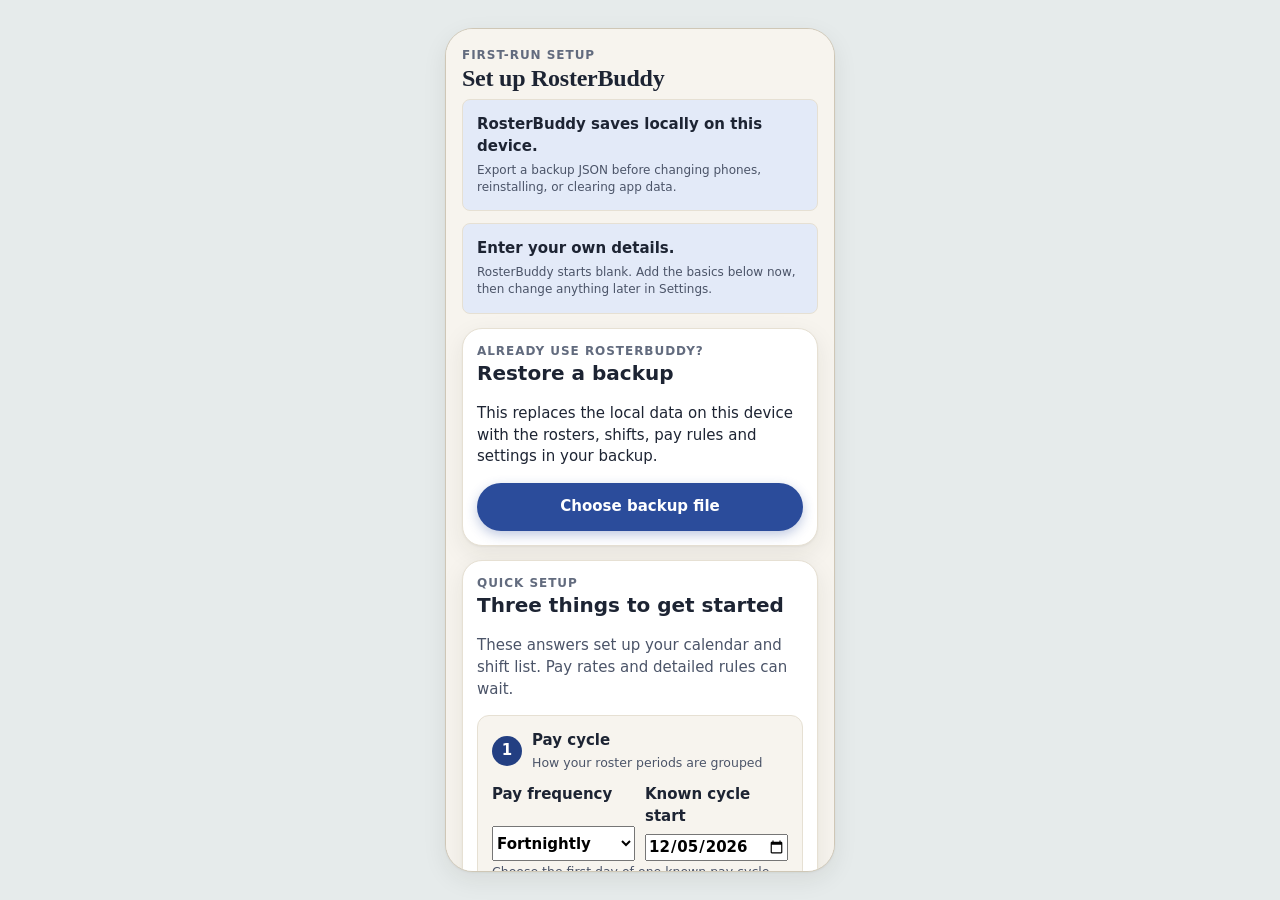
<file: index.html>
<!doctype html>
<html lang="en">
  <head>
    <meta charset="utf-8" />
    <meta name="viewport" content="width=device-width, initial-scale=1" />
    <meta name="theme-color" content="#F7F4EE" />
    <link rel="manifest" href="./manifest.json" />
    <link rel="icon" href="./icons/icon-192.png" />
    <title>RosterBuddy V0.2.20</title>
    <link rel="stylesheet" href="./styles.css" />
  </head>
  <body>
    <main class="shell" aria-label="RosterBuddy clickable prototype">
      <section class="phone" aria-label="Phone app preview">

        <section class="app-screen hidden" id="screen-onboarding">
          <div class="app-topbar">
            <div>
              <p class="eyebrow">First-run setup</p>
              <h1>Set up RosterBuddy</h1>
            </div>
          </div>
          <section class="notice beta-onboarding-card">
            <strong>RosterBuddy saves locally on this device.</strong>
            <span>Export a backup JSON before changing phones, reinstalling, or clearing app data.</span>
          </section>
          <section class="notice beta-onboarding-card">
            <strong>Enter your own details.</strong>
            <span>RosterBuddy starts blank. Add the basics below now, then change anything later in Settings.</span>
          </section>

          <section class="theme-card onboarding-restore-card">
            <p class="eyebrow">Already use RosterBuddy?</p>
            <h2>Restore a backup</h2>
            <p>This replaces the local data on this device with the rosters, shifts, pay rules and settings in your backup.</p>
            <button class="primary-button full" type="button" id="onboarding-choose-backup">Choose backup file</button>
            <input class="hidden-control" id="onboarding-import-backup-file" type="file" accept="application/json,.json" />
          </section>

          <section class="theme-card guided-setup-card" aria-labelledby="guided-setup-title">
            <p class="eyebrow">Quick setup</p>
            <h2 id="guided-setup-title">Three things to get started</h2>
            <p>These answers set up your calendar and shift list. Pay rates and detailed rules can wait.</p>

            <section class="guided-setup-step">
              <div class="guided-step-heading"><span>1</span><div><strong>Pay cycle</strong><small>How your roster periods are grouped</small></div></div>
              <div class="guided-setup-fields two-col">
                <label>
                  <span>Pay frequency</span>
                  <select id="guided-pay-frequency">
                    <option value="weekly">Weekly</option>
                    <option value="fortnightly">Fortnightly</option>
                    <option value="monthly">Monthly</option>
                  </select>
                </label>
                <label>
                  <span>Known cycle start</span>
                  <input id="guided-pay-cycle-start" type="date" />
                </label>
              </div>
              <small>Choose the first day of one known pay cycle. RosterBuddy works out the rest.</small>
            </section>

            <section class="guided-setup-step">
              <div class="guided-step-heading"><span>2</span><div><strong>Calendar</strong><small>Choose how each week is displayed</small></div></div>
              <label>
                <span>Week starts on</span>
                <select id="guided-week-start">
                  <option value="0">Sunday</option>
                  <option value="1">Monday</option>
                  <option value="6">Saturday</option>
                </select>
              </label>
            </section>

            <section class="guided-setup-step">
              <div class="guided-step-heading"><span>3</span><div><strong>Your shifts</strong><small>Code, plain-English name and usual times</small></div></div>
              <p class="guided-setup-note">Shift codes differ between workplaces. Enter the code printed on your roster, what it means to you, and the usual start and finish times. Leave both times blank if they vary.</p>
              <div class="guided-shift-list" id="guided-shift-setup"></div>
            </section>

            <button class="primary-button full" type="button" id="save-guided-setup">Save setup</button>
          </section>

          <section class="settings-list onboarding-setup-routes">
            <p class="eyebrow settings-section-label">More setup</p>
            <button type="button" data-open="scan-roster"><span>Roster format &amp; identity</span><strong>Team or Personal</strong></button>
            <button type="button" data-open="templates"><span>All shift details</span><strong>Edit</strong></button>
            <button type="button" data-open="pay-rules"><span>Pay rates, loadings &amp; holidays</span><strong>Edit</strong></button>
          </section>

          <section class="notice beta-onboarding-card">
            <strong>Estimates only.</strong>
            <span>Pay and recovery figures are planning estimates. They are not payroll, tax, award, legal, medical or fatigue advice.</span>
          </section>

          <button class="primary-button full" type="button" id="complete-onboarding">Save and open Calendar</button>
          <button class="secondary-button full" type="button" data-open="disclaimer">Read disclaimer</button>
        </section>

        <section class="app-screen compact-screen proto-screen" id="screen-calendar">
          <div class="app-topbar hdr">
            <div class="grow">
              <p class="eyebrow brand-lockup sr-only"><span class="brand-logo" aria-hidden="true">RB</span> RosterBuddy™</p>
              <h1 id="calendar-title">My calendar</h1>
            </div>
          </div>

          <div class="scroll cal">
          <section class="summary-strip calendar-summary-strip sumrow" id="calendar-summary" aria-label="Pay cycle summary">
            <article class="sum"><span>Hours</span><strong id="calendar-summary-hours">0h</strong></article>
            <article class="sum"><span>Net est.</span><strong id="calendar-summary-net">$0</strong></article>
            <article class="sum"><span>Nights</span><strong id="calendar-summary-nights">0</strong></article>
          </section>

          <section class="calendar-roster-switcher" id="calendar-roster-switcher" aria-label="Choose roster">
            <label for="calendar-roster-select"><span class="eyebrow">Roster view</span><select id="calendar-roster-select"><option value="personal">My calendar</option></select></label>
            <span id="calendar-shared-readonly" class="muted hidden-control">Shared rosters are read-only and never merge with My calendar.</span>
          </section>

          <section class="month-card compact-calendar-card mcard panelbox" aria-label="Calendar">
            <div class="month-toolbar mbar">
              <button class="ghost-button icon-btn" type="button" id="prev-month" aria-label="Previous month"><svg viewBox="0 0 24 24" aria-hidden="true"><path d="M15 6l-6 6 6 6"/></svg></button>
              <strong id="month-label">June 2026</strong>
              <button class="ghost-button icon-btn" type="button" id="next-month" aria-label="Next month"><svg viewBox="0 0 24 24" aria-hidden="true"><path d="M9 6l6 6-6 6"/></svg></button>
            </div>
            <div class="cyc-pill" id="calendar-pay-cycle">Pay cycle</div>
            <div class="weekdays wd-row" id="calendar-weekdays" aria-hidden="true">
              <span>Sun</span><span>Mon</span><span>Tue</span><span>Wed</span><span>Thu</span><span>Fri</span><span>Sat</span>
            </div>
            <div class="calendar-grid" id="calendar-grid"></div>
            <section class="calendar-shared-panel hidden-control" id="calendar-shared-panel" aria-label="Shared schedule details">
              <p id="calendar-shared-notice" class="notice shared-notice hidden-control" role="status" aria-live="polite"></p>
              <div id="calendar-shared-filters" class="shared-filters" role="group" aria-label="Show people"></div>
              <div id="calendar-shared-detail" class="shared-detail hidden-control" aria-live="polite"></div>
              <p id="calendar-shared-empty" class="muted hidden-control">Nobody has shared shifts for this month yet.</p>
            </section>
            <section class="calendar-empty-state hidden-control" id="calendar-empty-state" aria-live="polite">
              <strong>No shifts in this month yet</strong>
              <span>Add shifts manually or scan a roster to get started.</span>
              <div class="calendar-empty-actions">
                <button class="primary-button" id="calendar-empty-add" type="button" data-open="quick-add">Add shifts</button>
                <button class="secondary-button" id="calendar-empty-scan" type="button" data-open="scan-roster">Scan roster</button>
              </div>
            </section>
          </section>

          <section class="calendar-details" id="calendar-details" aria-label="Shift legend">
            <div class="calendar-details-heading">
              <strong>Shift legend</strong>
              <button class="secondary-button compact calendar-details-toggle" type="button" id="toggle-calendar-details" aria-label="Hide shift legend" aria-expanded="true" aria-controls="calendar-details-content" title="Hide shift legend"><span class="calendar-details-chevron" aria-hidden="true">⌄</span></button>
            </div>
            <div id="calendar-details-content">
              <div class="calendar-legend hidden-control" id="calendar-legend" aria-label="Shift colour legend"></div>
            </div>
          </section>

          <section class="calendar-day-strip panelbox" id="calendar-day-strip" aria-label="Selected day" aria-live="polite">
            <span class="dbadge none" id="calendar-day-strip-badge" aria-hidden="true">–</span>
            <div class="calendar-day-strip-text">
              <strong id="calendar-day-strip-title">Selected day</strong>
              <span id="calendar-day-strip-detail">No shift</span>
            </div>
            <button class="secondary-button compact btn sm" type="button" id="calendar-day-strip-edit" data-open="quick-add" aria-label="Edit shifts">Edit</button>
          </section>
          </div>

          <div class="actions">
            <button class="primary-button btn primary" type="button" id="calendar-actions-edit" data-open="quick-add">Edit shifts</button>
            <button class="secondary-button btn secondary scan-entry-button" type="button" data-open="scan-roster">Scan roster</button>
          </div>
        </section>

        <section class="app-screen hidden proto-screen" id="screen-quick-add">
          <div class="app-topbar hdr">
            <button class="icon-button icon-btn" type="button" data-back aria-label="Back">
              <svg viewBox="0 0 24 24" aria-hidden="true"><path d="M15 6l-6 6 6 6"/></svg>
            </button>
            <div class="grow">
              <p class="eyebrow">Quick entry</p>
              <h1>Edit shifts</h1>
            </div>
          </div>

          <div class="scroll">
            <div class="quick-day-bar">
              <div class="week" id="quick-week" role="group" aria-label="Choose a day"></div>

              <div class="quick-selected-summary dayhead">
                <button class="icon-button icon-btn quick-day-step" type="button" id="quick-prev-day" aria-label="Previous day"><svg viewBox="0 0 24 24" aria-hidden="true"><path d="M15 6l-6 6 6 6"/></svg></button>
                <div class="dayhead-text">
                  <h2 id="selected-count">0 dates</h2>
                  <span class="sub" id="selected-shift-label">No shift</span>
                </div>
                <button class="icon-button icon-btn quick-day-step" type="button" id="quick-next-day" aria-label="Next day"><svg viewBox="0 0 24 24" aria-hidden="true"><path d="M9 6l6 6-6 6"/></svg></button>
              </div>
              <p id="selected-public-holiday" class="day-detail-note"></p>
            </div>

            <div class="quick-entry-panel">
              <p class="group-label">Modifiers for this day</p>
              <div class="quick-modifier-row mods" aria-label="Entry modifiers">
                <label class="toggle-row modifier-pill mod">
                  <input id="casual-day" type="checkbox" />
                  <span>Casual</span>
                </label>
                <label class="toggle-row modifier-pill mod">
                  <input id="higher-duties-day" type="checkbox" />
                  <span>Higher duties</span>
                </label>
                <label class="toggle-row modifier-pill mod">
                  <input id="on-call-day" type="checkbox" />
                  <span>On-call</span>
                </label>
                <label class="toggle-row modifier-pill mod hidden-control" id="lwop-day-label">
                  <input id="lwop-day" type="checkbox" />
                  <span>Leave without pay (LWOP)</span>
                </label>
                <button class="secondary-button modifier-pill mod" id="toggle-additional-hours" type="button" aria-expanded="false" aria-controls="manual-hours-panel">+ Hours</button>
              </div>
            </div>
            <div class="manual-hours-card compact-hours-panel panelbox hours hidden-control" id="manual-hours-panel">
              <label>
                <span>Additional hours</span>
                <input id="additional-hours-day" inputmode="decimal" placeholder="0" />
              </label>
              <label class="toggle-row manual-hours-toggle mod">
                <input id="additional-hours-double-time" type="checkbox" />
                <span>Double time</span>
              </label>
              <small>Manual extra hours. Double time pays base rate × 2 only.</small>
            </div>

            <p class="group-label">Shift <span class="group-hint">Tap a shift to save it and move to the next day</span></p>
            <section class="shift-picker choices" id="shift-picker" role="radiogroup" aria-label="Shift"></section>

            <section class="reminder-panel day-note-panel panelbox notebox" id="day-note-box" aria-label="Day note">
              <div class="notesrow" id="day-note-row">
                <span class="tx"><span class="t">Notes</span><span class="s empty-note" id="day-note-summary">No note for this day</span></span>
                <button class="secondary-button btn sm" id="day-note-open" type="button">Add note</button>
              </div>
              <div class="noteedit hidden-control" id="day-note-editor">
                <label for="day-note-text">Note for <span id="day-note-date-label">this day</span></label>
                <input id="day-note-text" placeholder="e.g. Bring access card" />
                <small>Private to this device. Only visible here, in Edit shifts.</small>
                <div class="nact">
                  <button class="text-button btn" id="clear-day-note" type="button">Clear note</button>
                  <button class="text-button btn" id="day-note-cancel" type="button">Cancel</button>
                  <button class="primary-button btn primary sm" id="save-day-note" type="button">Save note</button>
                </div>
              </div>
            </section>

            <details class="quick-entry-extras">
              <summary>More options: other dates and reminder</summary>
              <section class="month-card quick-month-card">
                <div class="helper-row quick-helper-row">
                  <span>Tap a date to jump to it</span>
                  <button class="secondary-button compact" id="undo-entry" type="button">Back one</button>
                </div>
                <div class="mini-grid" id="quick-grid"></div>
              </section>
              <section class="reminder-panel">
                <div>
                  <p class="eyebrow">Reminder</p>
                  <h2 id="reminder-date-label">No date selected</h2>
                </div>
                <label>
                  <span>Note</span>
                  <input id="reminder-text" placeholder="Fill paysheet" />
                </label>
                <div class="two-col">
                  <label>
                    <span>Repeat</span>
                    <select id="reminder-repeat">
                      <option value="none">Once</option>
                      <option value="weekly">Weekly</option>
                      <option value="fortnightly">Fortnightly</option>
                      <option value="monthly">Monthly</option>
                    </select>
                  </label>
                  <button class="secondary-button" id="clear-reminder" type="button">Clear reminder</button>
                </div>
                <button class="primary-button full" id="save-reminder" type="button">Save reminder</button>
              </section>
            </details>
          </div>

          <section class="quick-save-bar actions" aria-label="Quick entry actions">
            <button class="secondary-button btn secondary" id="clear-selection" type="button">Clear day</button>
            <button class="primary-button btn primary" id="save-shifts" type="button">Save shifts</button>
          </section>
        </section>

        <section class="app-screen hidden" id="screen-templates">
          <div class="app-topbar">
            <button class="icon-button" type="button" data-back aria-label="Back">
              <span class="icon-back"></span>
            </button>
            <div>
              <p class="eyebrow">Templates</p>
              <h1>Shift types</h1>
            </div>
          </div>

          <section class="notice">
            <strong>Unlimited shift types stay free</strong>
            <span>Create every real shift time without a subscription gate.</span>
          </section>

          <section class="template-list" id="template-list"></section>

          <button class="primary-button full" type="button" id="new-template">New shift template</button>
        </section>

        <section class="app-screen hidden" id="screen-edit-template">
          <div class="app-topbar">
            <button class="icon-button" type="button" data-back aria-label="Back">
              <span class="icon-back"></span>
            </button>
            <div>
              <p class="eyebrow" id="edit-template-eyebrow">Edit template</p>
              <h1 id="edit-template-title">Custom shift</h1>
            </div>
          </div>

          <form class="form-stack">
            <label>
              <span>Name</span>
              <input id="template-name" value="Afternoon" />
            </label>
            <label>
              <span>Shift code</span>
              <input id="template-icon" value="A" maxlength="4" />
              <small>Up to 4 letters, numbers or symbols, no spaces. Examples: N, 9T, 9=, OFF. This is what shows on the calendar and in shared group rosters.</small>
            </label>
            <div class="two-col">
              <label>
                <span>Start</span>
                <input id="template-start" type="time" value="14:00" />
              </label>
              <label>
                <span>Finish</span>
                <input id="template-finish" type="time" value="22:30" />
              </label>
            </div>
            <label>
              <span>Unpaid break</span>
              <input id="template-break" value="30 min" />
            </label>
            <label>
              <span>Paid hours</span>
              <input id="template-hours" inputmode="decimal" value="8" />
              <small id="template-hours-hint">Auto-calculated from shift time</small>
            </label>
            <label>
              <span>Pay type</span>
              <select id="template-type">
                <option value="work">Use normal pay rules</option>
                <option value="leave">Leave / absence</option>
                <option value="recovery">Unpaid / recovery day</option>
              </select>
            </label>
            <div>
              <span class="field-label">Colour</span>
              <div class="swatches">
                <button class="swatch aqua selected" type="button" data-colour="aqua" aria-label="Aqua"></button>
                <button class="swatch coral" type="button" data-colour="coral" aria-label="Coral"></button>
                <button class="swatch amber" type="button" data-colour="amber" aria-label="Amber"></button>
                <button class="swatch violet" type="button" data-colour="violet" aria-label="Violet"></button>
                <button class="swatch green" type="button" data-colour="green" aria-label="Green"></button>
                <button class="swatch blue" type="button" data-colour="blue" aria-label="Blue"></button>
                <button class="swatch pink" type="button" data-colour="pink" aria-label="Pink"></button>
                <button class="swatch slate" type="button" data-colour="slate" aria-label="Slate"></button>
                <button class="swatch red" type="button" data-colour="red" aria-label="Red"></button>
                <button class="swatch lime" type="button" data-colour="lime" aria-label="Lime"></button>
                <button class="swatch indigo" type="button" data-colour="indigo" aria-label="Indigo"></button>
                <button class="swatch mint" type="button" data-colour="mint" aria-label="Mint"></button>
                <button class="swatch gold" type="button" data-colour="gold" aria-label="Gold"></button>
                <button class="swatch plum" type="button" data-colour="plum" aria-label="Plum"></button>
                <button class="swatch orange" type="button" data-colour="orange" aria-label="Orange"></button>
              </div>
            </div>
          </form>

          <button class="danger-button full hidden-control" type="button" id="delete-template">Remove added shift</button>
          <button class="primary-button full" type="button" id="save-template">Save template</button>
        </section>

        <section class="app-screen compact-screen hidden proto-screen" id="screen-pay">
          <div class="app-topbar hdr">
            <div class="grow">
              <p class="eyebrow">Estimate only</p>
              <h1 id="pay-title">June pay</h1>
            </div>
            <button class="secondary-button btn secondary sm" type="button" data-open="pay-rules" aria-label="Pay rules">Pay rules</button>
          </div>

          <div class="scroll">
          <div class="fnsel">
            <section class="period-toggle pay-cycle-toggle seg fnseg" id="fortnight-cycle-toggle" aria-label="Pay fortnight">
              <button class="active" id="current-fortnight-pay" type="button" data-pay-cycle-offset="0" aria-pressed="true">Current fortnight</button>
              <button id="next-fortnight-pay" type="button" data-pay-cycle-offset="1" aria-pressed="false">Next fortnight</button>
            </section>
            <p class="fnmeta" aria-live="polite"><b id="pay-cycle-name">Current fortnight</b><span id="pay-cycle-detail">Pay cycle dates</span></p>
          </div>

          <section class="period-toggle seg" aria-label="Payment view">
            <button type="button" data-period="weekly">Weekly</button>
            <button class="active" type="button" data-period="fortnightly">Fortnightly</button>
            <button type="button" data-period="monthly">Monthly</button>
          </section>

          <section class="pay-hero panelbox hero" aria-live="polite">
            <span class="eyebrow" id="pay-hero-label">Estimated net fortnightly</span>
            <strong class="big" id="pay-hero-total">$6,214</strong>
            <small class="meta" id="pay-hero-detail">156 hours · $6,214 gross estimate</small>
          </section>

          <section class="breakdown pay-hours-grid sumrow" aria-label="Pay cycle hours worked">
            <article class="sum">
              <span>Rostered hours</span>
              <strong id="period-rostered-hours">0</strong>
            </article>
            <article class="sum">
              <span>Additional</span>
              <strong id="period-additional-hours">0</strong>
            </article>
            <article class="sum net-row">
              <span>Total paid</span>
              <strong id="period-total-hours">0</strong>
            </article>
          </section>

          <section class="pay-breakdown">
            <p class="group-label">Breakdown</p>
            <div class="breakdown pay-stat-grid compact-pay-grid list">
              <article class="pr">
                <span>Base shifts</span>
                <strong id="base-pay">$4,992</strong>
              </article>
              <article class="pr optional-row">
                <span>After-hours loading</span>
                <strong id="night-pay">$514</strong>
              </article>
              <article class="pr optional-row">
                <span>Leave pay</span>
                <strong id="leave-pay">$0</strong>
              </article>
              <article class="pr optional-row">
                <span>Casual loading</span>
                <strong id="casual-pay">$0</strong>
              </article>
              <article class="pr optional-row">
                <span>Weekend penalty</span>
                <strong id="weekend-pay">$548</strong>
              </article>
              <article class="pr optional-row">
                <span>Public holiday</span>
                <strong id="public-holiday-pay">$0</strong>
              </article>
              <article class="pr optional-row">
                <span>Additional hours</span>
                <strong id="additional-hours-pay">$0</strong>
              </article>
              <article class="pr optional-row">
                <span>On-call allowance</span>
                <strong id="on-call-pay">$0</strong>
              </article>
              <article class="pr optional-row">
                <span>Overtime</span>
                <strong id="overtime-pay">$160</strong>
              </article>
              <article class="pr sum">
                <span>Gross before deductions</span>
                <strong id="gross-pay">$6,214</strong>
              </article>
              <article class="pr">
                <span>Total tax withheld</span>
                <strong id="tax-pay">-$0</strong>
              </article>
              <article class="pr sum fin net-row">
                <span>Employer bank deposit</span>
                <strong id="net-pay">$0</strong>
              </article>
            </div>
          </section>

          <details class="pay-advanced-details">
            <summary>Salary packaging & extra details</summary>
            <section class="breakdown pay-stat-grid compact-pay-grid pay-advanced-grid list">
              <article class="pr">
                <span>Salary packaging</span>
                <strong id="salary-sacrifice-pay">-$0</strong>
              </article>
              <article class="pr">
                <span>Meals &amp; Entertainment</span>
                <strong id="meals-entertainment-pay">-$0</strong>
              </article>
              <article class="pr">
                <span>Additional tax</span>
                <strong id="extra-tax-pay">-$0</strong>
              </article>
              <article class="pr">
                <span>Salary sacrifice value</span>
                <strong id="package-value-pay">$0</strong>
              </article>
              <article class="pr sum fin net-row">
                <span>True usable take-home</span>
                <strong id="usable-pay">$0</strong>
              </article>
            </section>
          </details>

          <p class="compact-disclaimer note">Estimate only · <span id="pay-period-copy">Fortnightly</span> · bank deposit should match payslip; salary sacrifice value may arrive separately through your packaging provider.</p>
          <p class="compact-disclaimer note">Split overnight shifts across dates, after-hours by actual minutes, and public holidays automatically plus any manual dates in Pay rules.</p>
          </div>
        </section>

        <section class="app-screen hidden" id="screen-pay-rules">
          <div class="app-topbar">
            <button class="icon-button" type="button" data-back aria-label="Back">
              <span class="icon-back"></span>
            </button>
            <div>
              <p class="eyebrow">Pay setup</p>
              <h1>Pay rules</h1>
            </div>
          </div>


          <form class="form-stack" id="pay-rules-form">
            <section class="rule-group">
              <div class="rule-group-heading">
                <strong>Base and penalties</strong>
                <span>Keep common award inputs together.</span>
              </div>
              <div class="two-col">
                <label>
                  <span>Main role</span>
                  <input id="pay-profile-main-rate" inputmode="decimal" value="$48.81" />
                </label>
                <label>
                  <span>Higher duties</span>
                  <input id="pay-profile-higher-rate" inputmode="decimal" value="$51.64" />
                </label>
              </div>
              <p class="compact-disclaimer">Casual loading is fixed at 25% and is applied with the Casual checkbox when entering a shift.</p>
              <label>
                <span>On-call allowance</span>
                <input id="on-call-allowance" inputmode="decimal" value="$0" />
                <small>Fixed standby amount added once for each day with the On-call checkbox ticked.</small>
              </label>
              <div class="two-col">
                <label>
                  <span>Saturday</span>
                  <input id="sat-rate" inputmode="decimal" value="1.50x" />
                </label>
                <label>
                  <span>Sunday</span>
                  <input id="sun-rate" inputmode="decimal" value="1.75x" />
                </label>
              </div>
              <div class="rule-group-heading compact-rule-note">
                <strong>Night loading</strong>
                <span>Loading applies to paid hours worked between these times, including after midnight. Leave "Until" blank to load from the start time until midnight only.</span>
              </div>
              <div class="two-col">
                <label>
                  <span>Night loading</span>
                  <input id="night-rate" inputmode="decimal" value="0%" />
                </label>
                <label>
                  <span>From</span>
                  <input id="after-hours-start" inputmode="decimal" value="19:00" />
                </label>
              </div>
              <div class="two-col">
                <label>
                  <span>Until</span>
                  <input id="after-hours-end" inputmode="decimal" value="06:00" />
                </label>
                <label>
                  <span>Leave hours per day</span>
                  <input id="leave-hours-per-day" inputmode="decimal" value="7.6 hours" />
                </label>
              </div>
              <p class="compact-disclaimer">Leave is paid automatically at this many hours a day at your base rate, unless the leave type has its own paid hours. Mark a leave day as LWOP in Edit shifts to leave it unpaid.</p>
              <div class="rule-group-heading compact-rule-note">
                <strong>Manual public holidays</strong>
                <span>Common Australian/Tasmanian public holidays are detected automatically. Add manual dates here for workplace, regional, or one-off exceptions.</span>
              </div>
              <label>
                <span>Public holiday dates</span>
                <input id="public-holiday-dates" inputmode="text" placeholder="08-06-2026, 25-12-2026" />
                <small>Use DD-MM-YYYY dates separated by commas. Public holiday pay overrides weekend loading for those hours.</small>
              </label>
              <label>
                <span>Public holiday rate</span>
                <input id="public-holiday-rate" inputmode="decimal" value="2.5x" />
              </label>
              <label>
                <span>Public holiday region</span>
                <select id="public-holiday-jurisdiction">
                  <option value="tasmania">Tasmania/common Australian holidays</option>
                  <option value="australia">Australia common holidays only</option>
                  <option value="manual">Manual only</option>
                </select>
                <small>Manual dates still override every option.</small>
              </label>
              <label>
                <span>First pay-cycle start date</span>
                <input id="pay-cycle-start" type="date" value="2026-06-01" />
                <small>Choose the first day of one known pay fortnight. RosterBuddy will calculate every future fortnight from this date; Weekly and Fortnightly views use the same saved cycle anchor.</small>
              </label>
            </section>

            <section class="rule-group">
              <div class="rule-group-heading">
                <strong>Overtime and deductions</strong>
                <span>Used for rough take-home estimates.</span>
              </div>
              <div class="two-col">
                <label>
                  <span>Overtime after</span>
                  <input id="overtime-after" value="76 hours per fortnight" />
                </label>
                <label>
                  <span>Overtime rate</span>
                  <input id="overtime-rate" inputmode="decimal" value="1.50x" />
                </label>
              </div>
              <label>
                <span>Default unpaid break</span>
                <input id="default-break" value="30 min" />
              </label>
              <div class="two-col">
                <label>
                  <span>Tax estimate method</span>
                  <select id="tax-method">
                    <option value="payg">PAYG estimate</option>
                    <option value="percentage">Simple percentage</option>
                    <option value="manual">Manual payslip amount</option>
                  </select>
                  <small>PAYG is an estimate; manual amount is best for matching one payslip exactly.</small>
                </label>
                <label>
                  <span>Percentage estimate</span>
                  <input id="tax-rate" inputmode="decimal" value="22%" />
                  <small>Used only when Simple percentage is selected.</small>
                </label>
              </div>
              <div class="two-col">
                <label>
                  <span>Manual PAYG amount</span>
                  <input id="payg-tax-override" inputmode="decimal" value="$0" />
                  <small>Used only when Manual payslip amount is selected.</small>
                </label>
                <label class="checkbox-card">
                  <input id="tax-free-threshold" type="checkbox" checked />
                  <span>Claim tax-free threshold</span>
                </label>
              </div>
              <label>
                <span>Salary packaging per fortnight</span>
                <input id="salary-sacrifice" inputmode="decimal" value="$0" />
              </label>
              <label>
                <span>Meals &amp; Entertainment per fortnight</span>
                <input id="meals-entertainment-sacrifice" inputmode="decimal" value="$0" />
                <small>Tracks M&amp;E separately from ordinary salary packaging so the bank deposit and salary sacrifice value are clearer.</small>
              </label>
              <label>
                <span>Additional tax per pay</span>
                <input id="extra-tax" inputmode="decimal" value="$0" />
                <small>Optional extra withholding, for example HECS/HELP or a voluntary tax buffer.</small>
              </label>
              <a class="info-link" href="https://www.ato.gov.au/individuals-and-families/jobs-and-employment-types/working-as-an-employee" target="_blank" rel="noopener noreferrer">Check employee tax information with the ATO</a>
            </section>
          </form>

          <button class="primary-button full" id="save-pay-rules" type="button">Save and update estimate</button>
        </section>

        <section class="app-screen hidden" id="screen-recovery">
          <div class="app-topbar">
            <div>
              <p class="eyebrow">Recovery</p>
              <h1>Roster strain</h1>
            </div>
            <button class="icon-button" type="button" data-open="calendar" aria-label="Calendar">
              <span class="icon-calendar"></span>
            </button>
          </div>

          <section class="fatigue-score strain-meter">
            <div class="ring" id="recovery-ring" aria-hidden="true"><span id="recovery-score">0</span></div>
            <div>
              <p class="eyebrow" id="recovery-risk">No roster data</p>
              <h2 id="recovery-title">Add shifts to see roster strain</h2>
              <p id="recovery-summary">Recovery insights will update from the calendar.</p>
            </div>
          </section>


          <section class="insight-list" id="recovery-insights">
            <article>
              <strong>No calendar data yet</strong>
              <span>Add shifts to the calendar and this page will calculate nights, short turnarounds, weekend load, and recovery blocks.</span>
            </article>
          </section>

          <section class="mental-health-card">
            <p class="eyebrow">Mental Health</p>
            <h2>Beyond Blue</h2>
            <p>For mental health support, contact Beyond Blue on <strong>1300 22 4636</strong> or visit their website.</p>
            <a href="https://www.beyondblue.org.au/get-support" target="_blank" rel="noreferrer">Open Beyond Blue support</a>
            <a href="https://www.healthdirect.gov.au/mental-health-helplines" target="_blank" rel="noreferrer">Healthdirect Australia mental health helplines</a>
          </section>

          <section class="recovery-toolkit">
            <h2>Recovery toolkit</h2>
            <article>
              <strong>Sleep anchor</strong>
              <span>Aim for one protected main sleep block after nights, plus a short pre-shift nap when the next shift is close.</span>
              <a href="https://www.safeworkaustralia.gov.au/safety-topic/hazards/fatigue" target="_blank" rel="noreferrer">Safe Work Australia fatigue guidance</a>
            </article>
            <article>
              <strong>Light and caffeine timing</strong>
              <span>Use bright light early in a night shift, then cut caffeine several hours before sleep and keep the trip home dim where practical.</span>
              <a href="https://www.healthdirect.gov.au/work-life-balance" target="_blank" rel="noreferrer">Healthdirect work-life balance</a>
            </article>
            <article>
              <strong>Active recovery</strong>
              <span>On heavy fatigue days, pick gentle movement, hydration, regular food, and a low-demand reset instead of hard training.</span>
              <a href="https://www.comcare.gov.au/safe-healthy-work/prevent-harm/psychosocial-hazards/fatigue" target="_blank" rel="noreferrer">Comcare fatigue guidance</a>
            </article>
            <article>
              <strong>Burnout check</strong>
              <span>Watch for emotional exhaustion, cynicism, poor concentration, irritability, and feeling ineffective. If it persists, escalate early.</span>
              <a href="https://www.healthdirect.gov.au/work-related-stress" target="_blank" rel="noreferrer">Healthdirect work-related stress</a>
            </article>
            <article>
              <strong>Ask for backup</strong>
              <span>If fatigue affects driving, medication handling, patient care, machinery, or judgement, treat it as a safety issue. Speak to a trusted colleague, manager, or your EAP early.</span>
              <a href="https://www.healthdirect.gov.au/wellbeing-at-work" target="_blank" rel="noreferrer">Healthdirect wellbeing at work</a>
            </article>
          </section>

        </section>

        <section class="app-screen hidden" id="screen-share" data-signed-out="true">
          <div class="app-topbar">
            <div>
              <p class="eyebrow">Sharing</p>
              <h1>Sharing</h1>
            </div>
          </div>

          <section class="theme-card sharing-card" aria-labelledby="sharing-title">
            <h2 id="sharing-title">Share with your people</h2>
            <p class="muted">Pick a group, switch sharing on, and everyone in it sees your shift days. Your personal calendar stays separate, and your pay, notes and times stay private.</p>
            <div class="sharing-account-note"><button class="secondary-button compact" id="sharing-open-account" type="button" data-open="settings">Sign in</button></div>
            <p id="group-session-status" class="notice" role="status" aria-live="polite">Checking sharing session…</p>
            <label class="sharing-name-row" id="sharing-profile"><span>Your name in groups</span><input id="sharing-display-name" maxlength="40" autocomplete="nickname" placeholder="e.g. Sam" /><small class="muted">Shown next to your shifts. Never your email.</small></label>
            <button class="secondary-button compact hidden-control" id="sharing-save-display-name" type="button">Save name</button>
            <section id="sharing-group-hub" class="sharing-section" aria-labelledby="sharing-groups-title">
              <div class="sharing-section-heading"><strong id="sharing-groups-title">Your groups</strong><span id="sharing-group-status" class="muted">No group yet</span></div>
              <p id="sharing-hub-state" class="notice" role="status" aria-live="polite">Loading your groups…</p>
              <button class="secondary-button compact hidden-control" id="sharing-hub-retry" type="button">Try again</button>
              <div id="sharing-group-list" class="settings-list" aria-label="Your groups"></div>
              <button class="text-button hidden-control" id="sharing-new-group" type="button">Create another group</button>
              <div id="sharing-no-group" class="sharing-empty-state"><div class="form-stack sharing-join-box"><strong>Got an invite?</strong><label><span>Paste the invite link here</span><input id="sharing-join-token" autocomplete="off" placeholder="Paste the invite link" /></label><button class="primary-button" id="sharing-join-button" type="button">Join with invite</button></div><div class="form-stack sharing-create-box"><strong>Or start your own group</strong><label><span>Group name</span><input id="group-name" placeholder="e.g. Our household" /></label><button class="secondary-button" id="group-create" type="button">Create group</button></div></div>
              <article id="sharing-selected-group" class="sharing-group-card hidden-control"><div><strong id="sharing-selected-group-name">Shared roster</strong><span id="sharing-selected-group-meta" class="muted">Ready to share</span></div><div class="two-col"><button class="primary-button" id="sharing-open-group" type="button">Open group</button><button class="secondary-button" id="sharing-invite-people" type="button">Invite someone</button></div></article>
            </section>
            <section id="sharing-group-detail" class="sharing-section hidden-control" aria-labelledby="sharing-detail-title">
              <div class="sharing-detail-header"><button class="text-button" id="sharing-back-to-groups" type="button">← Groups</button></div>
              <h3 id="sharing-detail-title">Shared roster</h3>
              <p id="sharing-detail-meta" class="muted"></p>
              <div class="sharing-switch-card" id="sharing-what-i-share">
                <label class="sharing-switch"><span class="sharing-switch-text"><strong>Share my roster</strong><small id="group-sync-status" class="muted">Everyone in this group sees your shift days and codes.</small></span><input id="group-sync-consent" type="checkbox" role="switch" /></label>
                <button class="secondary-button compact hidden-control" id="group-enable-sync" type="button">Save sharing permission</button>
              </div>
              <div class="two-col"><button class="primary-button" id="sharing-view-group-calendar" type="button">View calendar</button><button class="secondary-button" id="sharing-invite-panel-toggle" type="button">Invite someone</button></div>
              <div id="sharing-invite-panel" class="sharing-invite-card form-stack hidden-control">
                <strong>Invite someone</strong>
                <label><span>Their email</span><input id="group-invite-email" type="email" autocomplete="off" placeholder="person@example.com" /></label>
                <button class="primary-button full" id="group-share-invite" type="button">Send invite</button>
                <div class="two-col"><button class="secondary-button" id="group-invite" type="button">Create link only</button><button class="secondary-button" id="group-share-invite-other" type="button">Share another way</button></div>
                <p id="group-invite-output" class="muted" aria-live="polite"></p>
                <label><span>Got an invite? Paste it here</span><input id="group-invite-token" placeholder="Paste the invite link" /></label>
                <button class="secondary-button" id="group-accept" type="button">Join with invite</button>
              </div>
              <div class="sharing-people" id="sharing-people"><div id="group-members" class="settings-list"></div></div>
              <details class="sharing-more"><summary>More</summary>
                <div class="two-col"><button class="secondary-button" id="sharing-refresh-group" type="button">Refresh</button></div>
                <ul id="sharing-permissions" class="muted sharing-permissions"></ul>
                <div id="group-roster-preview" class="share-preview-card" aria-live="polite"></div>
                <label class="toggle-row hidden-control"><input id="sharing-reciprocal-consent" type="checkbox" /><span>Share with a connected person after they accept.</span></label>
                <button class="secondary-button hidden-control" id="sharing-reciprocal-enable" type="button">Request schedule sharing</button>
                <div id="sharing-delete-zone" class="form-stack hidden-control">
                  <button class="secondary-button" id="sharing-delete-group" type="button">Delete this group…</button>
                  <div id="sharing-delete-confirm" class="form-stack hidden-control">
                    <p class="notice warning" id="sharing-delete-warning" role="alert">Deleting removes this group for everyone in it and removes all the shifts people shared here. Your own calendar on this phone is not affected. This cannot be undone.</p>
                    <label><span>Type the group name to confirm</span><input id="sharing-delete-name" autocomplete="off" /></label>
                    <div class="two-col"><button class="secondary-button" id="sharing-delete-cancel" type="button">Cancel</button><button class="primary-button" id="sharing-delete-confirm-button" type="button" disabled>Delete forever</button></div>
                  </div>
                </div>
              </details>
            </section>
            <button class="secondary-button full" type="button" data-open="share-export">Send a summary</button>
          </section>

          <section class="share-picker" aria-label="Share range options">
            <p class="eyebrow">Range</p>
            <div class="share-range-options" role="group" aria-label="Share range">
              <button type="button" data-share-range="month">Month</button>
              <button class="active" type="button" data-share-range="pay-cycle">Pay cycle</button>
              <button type="button" data-share-range="week">Week</button>
            </div>
            <label class="share-week-picker hidden-control" for="share-week-select">
              <span>Choose week</span>
              <select id="share-week-select"></select>
            </label>
          </section>

          <section class="share-options hidden-control" aria-hidden="true">
            <input id="share-include-times" type="checkbox" checked />
            <input id="share-include-notes" type="checkbox" />
            <input id="share-include-pay" type="checkbox" />
            <input id="share-include-recovery" type="checkbox" />
            <input id="share-include-off-days" type="checkbox" checked />
          </section>

          <section class="share-preview">
            <div class="share-month">
              <strong id="share-preview-month">Pay cycle</strong>
              <span id="share-preview-range">RosterBuddy share preview</span>
            </div>
            <article id="share-preview-card" class="share-preview-card" aria-label="Share text preview"></article>
            <p class="share-privacy" id="share-privacy">Shares shift dates, codes and times only — no pay, notes or recovery details. RosterBuddy uploads nothing; you choose where it goes.</p>
          </section>

          <section class="share-actions">
            <button id="native-share-roster" class="primary-button" type="button">Share</button>
            <button id="copy-share-text" class="secondary-button" type="button">Copy</button>
          </section>
          <details class="calendar-export-note share-calendar-export">
            <summary>Add to a calendar app</summary>
            <p class="muted">Creates a local .ics file. No Google sign-in or cloud sync.</p>
            <div class="share-calendar-actions">
              <button id="export-google-calendar" class="secondary-button" type="button">Google Calendar</button>
              <button id="export-phone-calendar" class="secondary-button" type="button">Phone calendar</button>
            </div>
          </details>
        </section>

        <section class="app-screen hidden" id="screen-share-export">
        <div class="app-topbar">
          <div>
            <p class="eyebrow">Sharing</p>
            <h1>Roster summary</h1>
          </div>
          <button class="icon-button" type="button" data-open="share" aria-label="Back to Sharing"><span class="icon-arrow-left"></span></button>
        </div>
        <section class="notice">
          <strong>Send a roster summary</strong>
          <span>Choose a range, review the text, then share it through Messages or another app. This does not change live roster access.</span>
        </section>
        <div id="share-export-content"></div>
        </section>

        <section class="app-screen hidden" id="screen-scan-roster">
          <div class="app-topbar">
            <button class="icon-button" type="button" data-back aria-label="Back"><span class="icon-back"></span></button>
            <div><p class="eyebrow">Scan roster beta</p><h1>Import shifts from a roster</h1></div>
          </div>
          <section class="notice beta-policy-card scan-beta-card">
            <strong>Guided scan keeps imports accuracy-first.</strong>
            <span>Choose a screenshot/photo, confirm the date row, then your row, then any extra ambiguous rows, then review the exact shifts before importing. Nothing is guessed or imported automatically.</span>
          </section>
          <section class="theme-card scan-locked-card hidden-control" id="scan-roster-locked-card">
            <p class="eyebrow">Premium feature</p>
            <h2>Smart Scanner is a Premium feature</h2>
            <p>Manual shift entry remains free. Unlock RosterBuddy Premium to import shifts from a photographed or screenshotted roster.</p>
            <div class="two-col">
              <button class="secondary-button" type="button" data-open="premium">View Premium options</button>
            </div>
          </section>
          <div class="hidden-control" id="scan-roster-gated-content">
            <section class="theme-card scan-identity-card">
              <p class="eyebrow">Roster format</p>
              <h2>How is your roster laid out?</h2>
              <div class="form-stack">
                <label class="scan-format-option">
                  <input type="radio" name="scan-roster-format" id="scan-roster-format-team" value="team" checked />
                  <span>Team roster — find my name in a staff roster</span>
                </label>
                <label class="scan-format-option">
                  <input type="radio" name="scan-roster-format" id="scan-roster-format-personal" value="personal" />
                  <span>Personal electronic grid — only my shifts are shown</span>
                </label>
              </div>
            </section>
            <section class="theme-card scan-identity-card" id="scan-roster-identity-section">
              <p class="eyebrow">My roster identity</p>
              <h2>Name to find on large rosters</h2>
              <div class="form-stack">
                <label>
                  <span>Roster name to scan for</span>
                  <input id="scan-roster-name" autocomplete="name" placeholder="Jordan Smith" />
                </label>
                <label>
                  <span>Also recognise</span>
                  <input id="scan-roster-aliases" placeholder="A Smith, Smith Alex, A. Smith" />
                  <small>Separate aliases with commas. Use the exact way your workplace roster shows your name.</small>
                </label>
              </div>
            </section>
            <section class="theme-card scan-input-card">
              <p class="eyebrow">Guided scan</p>
              <h2>Choose roster screenshot</h2>
              <div class="scan-action-grid scan-action-grid-primary">
                <button class="backup-action-button scan-file-button" id="scan-roster-photo-picker" type="button">Choose screenshot/photo</button>
                <input class="hidden-control" id="scan-roster-image" type="file" accept="image/*" />
              </div>
              <div class="scan-processing hidden-control" id="scan-roster-processing" aria-live="polite">
                <span class="scan-processing-spinner" aria-hidden="true"></span>
                <strong>Reading roster locally…</strong>
              </div>
              <small id="scan-roster-photo-status">Photo OCR runs on-device in the Android app. Images are read on this device where available. Confirm the date row, then your row, then any extra ambiguous rows, before anything reaches Review.</small>
              <details class="scan-diagnostics-toggle">
                <summary>Advanced: self-test & diagnostics</summary>
                <div class="scan-action-grid">
                  <button class="secondary-button" type="button" id="scan-roster-self-test">Run OCR self-test</button>
                  <button class="secondary-button" type="button" id="scan-roster-open-diagnostics">Diagnostics</button>
                </div>
                <pre class="scan-debug-log" id="scan-roster-debug-log" aria-live="polite">OCR diagnostics will appear here after you choose a photo.</pre>
              </details>
            </section>
            <section class="theme-card guided-scan-card">
              <p class="eyebrow">Step 1</p>
              <h2>Confirm the date row</h2>
              <div class="guided-scan-list" id="guided-scan-date-list" aria-live="polite"></div>
            </section>
            <section class="theme-card guided-scan-card">
              <p class="eyebrow">Step 2</p>
              <h2 id="guided-scan-row-heading">Confirm your row</h2>
              <div class="guided-scan-list" id="guided-scan-row-list" aria-live="polite"></div>
            </section>
            <section class="theme-card guided-scan-card">
              <p class="eyebrow">Step 3</p>
              <h2>Confirm any extra ambiguous rows</h2>
              <small>An extra unlabelled row printed directly under your row could be your own overflow, or it could belong to another staff member whose name wasn't read. Check the cropped photo for each one before its codes can be reviewed or imported.</small>
              <div class="guided-scan-list" id="guided-scan-continuation-list" aria-live="polite"></div>
            </section>
            <section class="theme-card scan-review-card">
              <p class="eyebrow">Review before import</p>
              <h2 id="scan-review-title">No scan results yet</h2>
              <div class="scan-import-summary hidden-control" id="scan-import-summary" aria-live="polite"></div>
              <div class="scan-review-list" id="scan-review-list"></div>
              <section class="notice scan-ai-card">
                <strong>AI Assist (optional, offline second opinion)</strong>
                <span>Runs entirely on this device and never contacts a network. It re-checks the same OCR text for missed shifts, conflicting codes, and wrong-person risk, then adds its findings to Review above — nothing is ever imported automatically. This is separate from the cloud AI Roster Assist feature under Premium, which is not enabled in this build.</span>
                <button class="secondary-button" type="button" id="scan-roster-ai-assist" disabled>Check with AI</button>
                <p class="muted" id="scan-ai-summary">Not run yet. AI Assist is optional and never imports anything on its own.</p>
                <ul class="scan-ai-warnings hidden-control" id="scan-ai-warnings"></ul>
                <small id="scan-ai-diagnostics"></small>
              </section>
              <section class="notice scan-cloud-ai-card">
                <strong>Private cloud roster check</strong>
                <span>Optional and separate from offline AI Assist. RosterBuddy prepares a masked image containing only the confirmed date grid and locally confirmed code rows. You must review that exact image before anything can be sent, and nothing imports automatically.</span>
                <button class="secondary-button" type="button" id="scan-roster-cloud-check" disabled>Review masked image</button>
                <p class="muted" id="scan-cloud-status">Private cloud checking is not configured in this build.</p>
              </section>
              <div class="two-col">
                <button class="secondary-button" type="button" id="scan-roster-clear">Clear results</button>
                <button class="primary-button" type="button" id="scan-roster-import">Import shifts</button>
              </div>
            </section>
          </div>
        </section>

        <section class="app-screen hidden scan-diagnostics-screen" id="screen-scan-diagnostics">
          <div class="app-topbar">
            <button class="icon-button" type="button" data-back aria-label="Back"><span class="icon-back"></span></button>
            <div><p class="eyebrow">OCR diagnostics</p><h1>Scan summary</h1></div>
          </div>
          <section class="notice beta-policy-card">
            <strong>Screenshot this compact summary after a roster photo test.</strong>
            <span>This view keeps the useful OCR result short. Use Copy diagnostics when we need the full privacy-filtered event log.</span>
          </section>
          <section class="theme-card scan-diagnostics-card">
            <div class="two-col">
              <button class="secondary-button" type="button" data-open="scan-roster">Back to scan</button>
              <button class="secondary-button" type="button" id="copy-scan-diagnostics">Copy diagnostics</button>
            </div>
            <pre class="scan-diagnostics-full" id="scan-diagnostics-full" aria-live="polite">Run a photo scan, then open Diagnostics.</pre>
          </section>
        </section>

        <section class="app-screen hidden" id="screen-settings">
          <div class="app-topbar">
            <button class="icon-button" type="button" data-back aria-label="Back">
              <span class="icon-back"></span>
            </button>
            <div>
              <p class="eyebrow">Settings</p>
              <h1>App setup</h1>
            </div>
          </div>

          <section class="theme-card" id="account-settings-card">
            <p class="eyebrow">Account</p>
            <h2 id="account-settings-status">Local device</h2>
            <p class="muted" id="account-settings-body">RosterBuddy starts locally on this device. Signing in is optional and only needed for Sharing.</p>
            <label><span>Email</span><input id="account-email" type="email" disabled autocomplete="email" placeholder="you@example.com" /></label>
            <button class="secondary-button" id="account-request-link" type="button" disabled>Send sign-in link by email</button>
            <button class="secondary-button hidden-control" id="account-google-sign-in" type="button" disabled>Continue with Google</button>
            <button class="secondary-button hidden-control" id="account-sign-out" type="button">Sign out</button>
            <small id="account-auth-message" class="muted" aria-live="polite"></small>
          </section>

          <section class="settings-list">
            <p class="eyebrow settings-section-label">Cloud sync</p>
            <button type="button" id="settings-cloud-sync-control">
              <span><strong>Sync across devices</strong><small id="settings-cloud-sync-description">Choose whether roster data may sync.</small></span>
              <strong id="settings-cloud-sync-status">Choose</strong>
            </button>
          </section>

          <section class="settings-list">
            <p class="eyebrow settings-section-label">Roster setup</p>
            <button type="button" data-open="templates">
              <span>Shift types, icons & pay hours</span>
              <strong>Edit</strong>
            </button>
            <button type="button" data-open="pay-rules">
              <span>Pay rules</span>
              <strong id="settings-pay-rate">$32/hr</strong>
            </button>
            <button type="button" id="recovery-alert-toggle">
              <span>Recovery alerts</span>
              <strong id="recovery-alert-status">On</strong>
            </button>
            <button id="calendar-export-setting" type="button">
              <span>Calendar export</span>
              <strong>Manual</strong>
            </button>
            <button id="refresh-widgets" type="button">
              <span>Refresh widgets</span>
              <strong>Sync</strong>
            </button>
            <button type="button" data-open="scan-roster">
              <span>Scan roster beta</span>
              <strong>Setup</strong>
            </button>
          </section>

          <section class="settings-list">
            <p class="eyebrow settings-section-label">Premium</p>
            <button type="button" data-open="premium">
              <span>RosterBuddy Premium</span>
              <strong id="settings-premium-status">Free</strong>
            </button>
          </section>

          <section class="settings-list">
            <p class="eyebrow settings-section-label">Help & about</p>
            <button type="button" data-open="onboarding">
              <span>Replay setup guide</span>
              <strong>Open</strong>
            </button>
            <button type="button" data-open="privacy">
              <span>Privacy & storage</span>
              <strong>Read</strong>
            </button>
            <button type="button" data-open="disclaimer">
              <span>Estimate disclaimer</span>
              <strong>Read</strong>
            </button>
            <button type="button" data-open="about">
              <span>About & support</span>
              <strong>V0.2.20</strong>
            </button>
          </section>

          <section class="theme-card">
            <p class="eyebrow">Calendar</p>
            <h2>Week starts on</h2>
            <div class="theme-options week-options">
              <button class="active" type="button" data-week-start="0">Sunday</button>
              <button type="button" data-week-start="1">Monday</button>
              <button type="button" data-week-start="6">Saturday</button>
            </div>
          </section>

          <section class="theme-card">
            <p class="eyebrow">Appearance</p>
            <h2>Theme</h2>
            <div class="theme-options">
              <button class="active" type="button" data-theme="default">Light</button>
              <button type="button" data-theme="midnight">Dark</button>
            </div>
          </section>

          <section class="theme-card">
            <p class="eyebrow">Data safety</p>
            <h2>Backup & restore</h2>
            <p id="backup-status">No backup imported/exported yet</p>
            <div class="backup-actions">
              <button class="backup-action-button" type="button" id="export-backup">Export backup JSON</button>
              <button class="backup-action-button" type="button" id="share-backup">Share/save backup</button>
              <button class="backup-action-button" type="button" id="copy-backup-json">Copy backup JSON</button>
              <label class="backup-action-button" for="import-backup-file">Import backup JSON</label>
            </div>
            <input class="hidden-control" id="import-backup-file" type="file" accept="application/json,.json" />
            <small>Backups include rosters, shift types, pay rules, reminders, notes, casual/on-call markers, scan roster identity, and settings. After exporting, confirm the file exists in Downloads/RosterBuddy before uninstalling, changing phones, or clearing app data. If file saving looks odd, use Share/save backup or Copy backup JSON.</small>
          </section>

          <section class="danger-zone">
            <p class="eyebrow">Month tools</p>
            <h2>Clear current month</h2>
            <p>Deletes roster entries for the month you are viewing only.</p>
            <button class="danger-button full" type="button" id="clear-month">Clear current month</button>
          </section>


          <section class="danger-zone reset-data-zone">
            <p class="eyebrow">App data</p>
            <h2>Reset app data</h2>
            <p>Final safety stop: this deletes all local RosterBuddy data on this device. Export a backup first if you want to keep anything.</p>
            <button class="danger-button full" type="button" id="reset-app-data">Reset app data</button>
          </section>
        </section>

        <section class="app-screen hidden" id="screen-premium">
          <div class="app-topbar">
            <button class="icon-button" type="button" data-back aria-label="Back"><span class="icon-back"></span></button>
            <div><p class="eyebrow">Premium</p><h1>RosterBuddy Premium</h1></div>
          </div>
          <section class="notice beta-policy-card">
            <strong>Manual shift entry is always free.</strong>
            <span>RosterBuddy Premium adds Smart Scanner roster import and, in future, AI Roster Assist. Subscribe with Google Play or restore an active subscription.</span>
          </section>
          <section class="theme-card premium-status-card">
            <p class="eyebrow">Your plan</p>
            <h2 id="premium-status-heading">Free plan</h2>
            <p id="premium-status-detail">Manual entry, calendar, pay estimates, recovery, backup/restore, and sharing are free and always available. Premium unlocks Smart Scanner.</p>
            <div class="inline-actions">
              <button class="primary-button" type="button" id="premium-purchase">Subscribe with Google Play</button>
              <button class="secondary-button" type="button" id="premium-restore">Restore purchase</button>
            </div>
            <p class="muted" id="premium-billing-status">Google Play Billing will check your subscription status in the Play Store app build.</p>
          </section>
          <section class="theme-card premium-feature-list settings-list beta-checklist">
            <p class="eyebrow">What Premium includes</p>
            <article><strong>Smart Scanner</strong><span>Import shifts from a photographed or screenshotted roster, with review before import — nothing is imported automatically.</span></article>
          </section>
          <section class="theme-card premium-ai-card">
            <p class="eyebrow">Coming later</p>
            <h2>AI Roster Assist</h2>
            <p>Not enabled in this build. No roster data is sent anywhere for AI.</p>
            <button type="button" id="ai-assist-preview" disabled aria-disabled="true">AI Roster Assist — not enabled yet</button>
          </section>
        </section>

        <section class="app-screen hidden" id="screen-privacy">
          <div class="app-topbar">
            <button class="icon-button" type="button" data-back aria-label="Back"><span class="icon-back"></span></button>
            <div><p class="eyebrow">Privacy</p><h1>Privacy &amp; storage</h1></div>
          </div>
          <section class="notice beta-policy-card">
            <strong>Your roster stays on this phone unless you share it.</strong>
            <span>RosterBuddy works fully without an account. Your calendar, pay rules, notes and reminders are stored in private app storage on this device.</span>
          </section>
          <section class="settings-list beta-checklist">
            <article><strong>Sharing is optional</strong><span>If you sign in and switch on "Share my roster" for a group, the people in that group see your shift days and codes, plus the name you chose. Never your pay, notes, shift times or email address. You consent to optional cloud sync in Settings.</span></article>
            <article><strong>What an account stores</strong><span>Signing in stores your email. Creating a group stores its name. Inviting someone stores the email you typed for the invite and uses it to send them the invitation. Sharing stores your shift days, codes and chosen name.</span></article>
            <article><strong>Removing your shared shifts</strong><span>Switch off "Share my roster" in a group to remove your shifts from it; if you are offline you will be told, and can retry. A group owner removing you also removes them. The "Sync across devices" setting only stops new uploads.</span></article>
            <article><strong>Backups are files you control</strong><span>Exported backups can contain rosters, notes, reminders, pay rules and settings. Store them somewhere safe. Changing phones needs a backup file, as your roster is not saved to an account.</span></article>
            <article><strong>Widgets mirror roster state</strong><span>Android widgets keep a small private copy of your shifts so they can show them outside the app.</span></article>
          </section>
        </section>

        <section class="app-screen hidden" id="screen-disclaimer">
          <div class="app-topbar">
            <button class="icon-button" type="button" data-back aria-label="Back"><span class="icon-back"></span></button>
            <div><p class="eyebrow">Disclaimer</p><h1>Estimate limits</h1></div>
          </div>
          <section class="notice beta-policy-card">
            <strong>RosterBuddy is planning software.</strong>
            <span>It is not payroll, tax, award, legal, medical, or fatigue advice. Always check payslips, workplace rules, awards/EBAs, and professional advice for decisions that matter.</span>
          </section>
          <section class="settings-list beta-checklist">
            <article><strong>Pay is an estimate</strong><span>Rates, overtime, tax, salary sacrifice, and public holidays can vary by employer and agreement.</span></article>
            <article><strong>Recovery is a heuristic</strong><span>Roster strain notes are practical prompts, not medical or fatigue-risk certification.</span></article>
            <article><strong>Public beta expectation</strong><span>Report mistakes before relying on the app for money or safety decisions.</span></article>
          </section>
        </section>

        <section class="app-screen hidden" id="screen-about">
          <div class="app-topbar">
            <button class="icon-button" type="button" data-back aria-label="Back"><span class="icon-back"></span></button>
            <div><p class="eyebrow">About</p><h1>About RosterBuddy</h1></div>
          </div>
          <section class="notice beta-policy-card">
            <strong>Version 0.2.20 — Build: RosterBuddy™ v0.2.20 Simple Sharing.</strong>
            <span>A roster, pay-estimate, recovery-prompt, widget and calendar-export app for shift workers. Your roster stays on this device unless you sign in and choose to share it; sharing is optional and needs an internet connection.</span>
          </section>
          <section class="settings-list beta-checklist">
            <article><strong>Help &amp; feedback</strong><span>Export a backup before sending feedback. Include the app version, your Android version, the screen you were on, and what you expected to happen.</span></article>
            <article><strong>Still being tested</strong><span>RosterBuddy is in testing, so mistakes are possible. Check pay, public holidays and recovery prompts against your workplace rules before relying on them.</span></article>
            <article><strong>If the app looks out of date</strong><span>After an update, close RosterBuddy fully and reopen it. Make sure only one RosterBuddy icon is installed (package: com.donkeyworks.rosterbuddy).</span></article>
            <article><strong>Trade marks</strong><span>RosterBuddy™ and DonkeyWorks™ are trade marks of DonkeyWorks. © 2026 DonkeyWorks. All rights reserved.</span></article>
          </section>
        </section>

        <nav class="tabbar" aria-label="Primary">
          <button class="tab" type="button" data-open="calendar">
            <svg viewBox="0 0 24 24" aria-hidden="true"><rect x="3.5" y="5" width="17" height="15" rx="2.5"/><path d="M3.5 10h17M8 3v4M16 3v4"/></svg><span>Calendar</span><i class="dot"></i>
          </button>
          <button class="tab" type="button" data-open="pay">
            <svg viewBox="0 0 24 24" aria-hidden="true"><rect x="3" y="6" width="18" height="13" rx="2.5"/><path d="M3 10.5h18M7 15h3"/></svg><span>Pay</span><i class="dot"></i>
          </button>
          <button class="tab" type="button" data-open="recovery">
            <svg viewBox="0 0 24 24" aria-hidden="true"><path d="M3 12h4l2-5 4 10 2-5h6"/></svg><span>Recovery</span><i class="dot"></i>
          </button>
          <button class="tab" type="button" data-open="share">
            <svg viewBox="0 0 24 24" aria-hidden="true"><path d="M12 15V4M8 8l4-4 4 4"/><path d="M5 12v6a2 2 0 002 2h10a2 2 0 002-2v-6"/></svg><span>Share</span><i class="dot"></i>
          </button>
          <button class="tab" type="button" data-open="settings">
            <svg viewBox="0 0 24 24" aria-hidden="true"><path d="M4 7h10M18 7h2M4 17h2M10 17h10"/><circle cx="16" cy="7" r="2"/><circle cx="8" cy="17" r="2"/></svg><span>Settings</span><i class="dot"></i>
          </button>
        </nav>
      </section>
      <div id="app-toast" class="app-toast hidden" role="status" aria-live="polite"></div>
      <div id="cloud-sync-consent-modal" class="app-modal hidden" role="dialog" aria-modal="true" aria-labelledby="cloud-sync-consent-title">
        <div class="app-modal-card">
          <h2 id="cloud-sync-consent-title">Choose how RosterBuddy stores your data</h2>
          <p id="cloud-sync-consent-copy">Cloud sync is optional. Your existing local data stays on this device until you choose.</p>
          <div class="inline-actions"><button class="secondary-button" type="button" id="cloud-sync-local-only">Keep this device local</button><button class="primary-button" type="button" id="cloud-sync-enable">Turn on cloud sync</button></div>
        </div>
      </div>
      <div id="cloud-ai-consent-modal" class="app-modal hidden" role="dialog" aria-modal="true" aria-labelledby="cloud-ai-consent-title">
        <div class="app-modal-card cloud-ai-consent-card">
          <h2 id="cloud-ai-consent-title">Review the exact image before sending</h2>
          <img id="cloud-ai-consent-image" alt="Exact masked roster image proposed for the private AI provider" />
          <p>Only the confirmed date grid and locally confirmed code rows are in this image. The name column is masked. If you approve, this exact image will be sent to the private AI provider. Nothing imports automatically.</p>
          <div class="two-col modal-actions">
            <button class="secondary-button" type="button" id="cloud-ai-consent-cancel">Cancel</button>
            <button class="primary-button" type="button" id="cloud-ai-consent-approve">Send this masked image</button>
          </div>
        </div>
      </div>
      <div id="app-modal" class="app-modal hidden" role="dialog" aria-modal="true" aria-labelledby="app-modal-title">
        <div class="app-modal-card">
          <h2 id="app-modal-title">Confirm</h2>
          <p id="app-modal-message"></p>
          <label id="app-modal-input-wrap" class="hidden-control">
            <span id="app-modal-input-label">Confirmation</span>
            <input id="app-modal-input" />
          </label>
          <div class="two-col modal-actions">
            <button class="secondary-button" type="button" id="app-modal-cancel">Cancel</button>
            <button class="danger-button" type="button" id="app-modal-confirm">Confirm</button>
          </div>
        </div>
      </div>
    </main>

    <!-- Optional ignored local config; absent means local/offline mode. -->
    <script src="./supabase-config.local.js"></script>
    <script src="./vendor/supabase.js"></script>
    <script src="./supabase-client.js"></script>

    <script src="./cloud-sync-consent.js"></script>
    <script src="./legacy-magic-link.js"></script>
    <script src="./account-session-view.js"></script>
    <script src="./shared-calendar-model.js"></script>
    <script src="./app.js"></script>
    <script src="./group-sharing.js"></script>
    <script src="./group-sharing-backend.js"></script>
    <script src="./invite-handoff.js"></script>
    <script src="./group-sharing-ui.js"></script>
  </body>
</html>
</file>
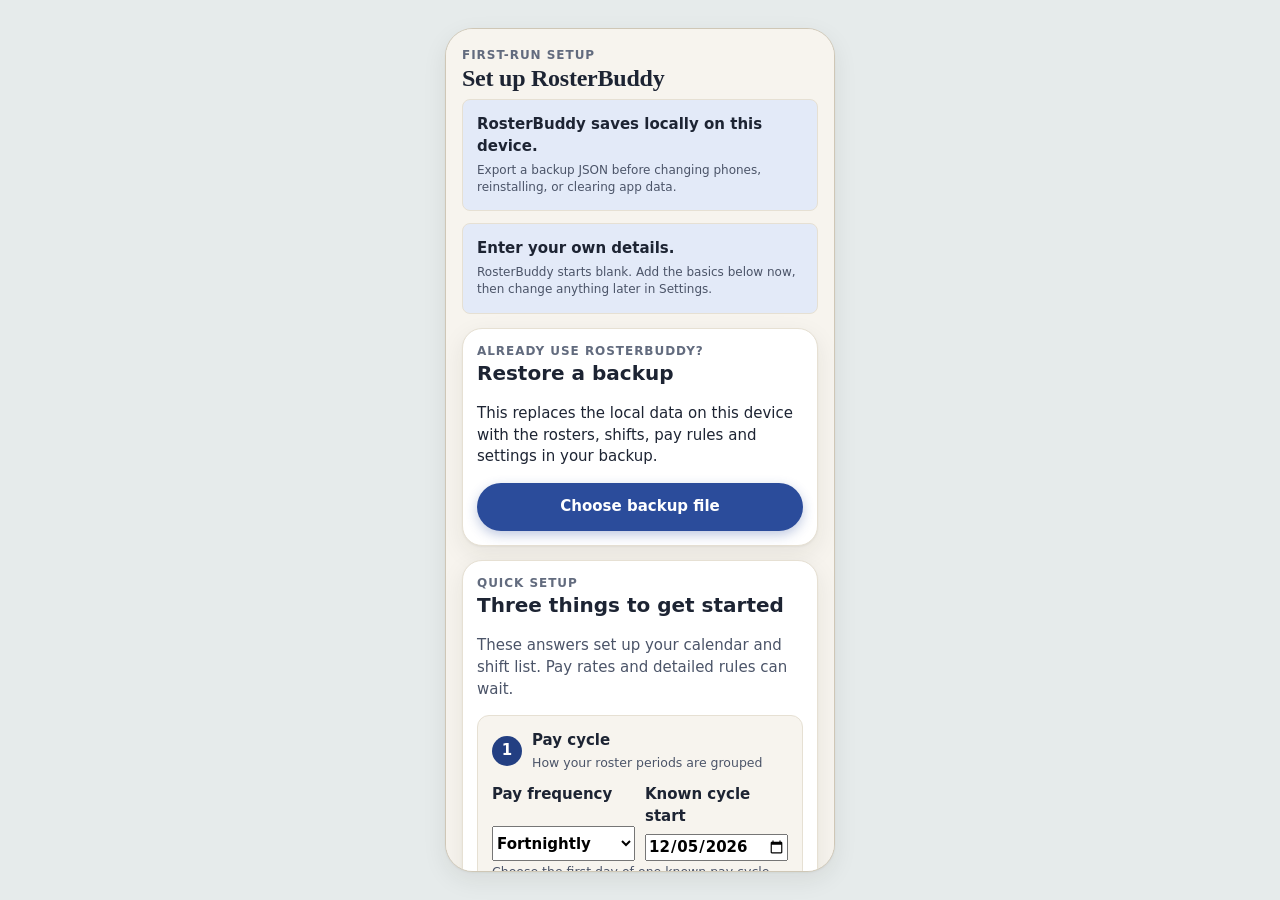
<file: auth-callback.html>
<!doctype html>
<html lang="en">
  <head>
    <meta charset="utf-8">
    <meta name="viewport" content="width=device-width, initial-scale=1">
    <title>Returning to RosterBuddy…</title>
    <style>body{margin:0;padding:2rem;font:16px/1.5 system-ui,sans-serif;background:#111827;color:#f9fafb}main{max-width:36rem;margin:10vh auto;padding:1.5rem;border:1px solid #374151;border-radius:1rem;background:#1f2937}a{color:#fbbf24}</style>
  </head>
  <body>
    <main>
      <h1>Returning to RosterBuddy…</h1>
      <p>Your sign-in link is being handed back to the RosterBuddy web app.</p>
      <p><a id="fallback" href="./index.html">Continue to RosterBuddy</a></p>
    </main>
    <script>
      (function () {
        var target = './index.html' + (window.location.search || '') + (window.location.hash || '');
        window.location.replace(target);
      }());
    </script>
  </body>
</html>
</file>
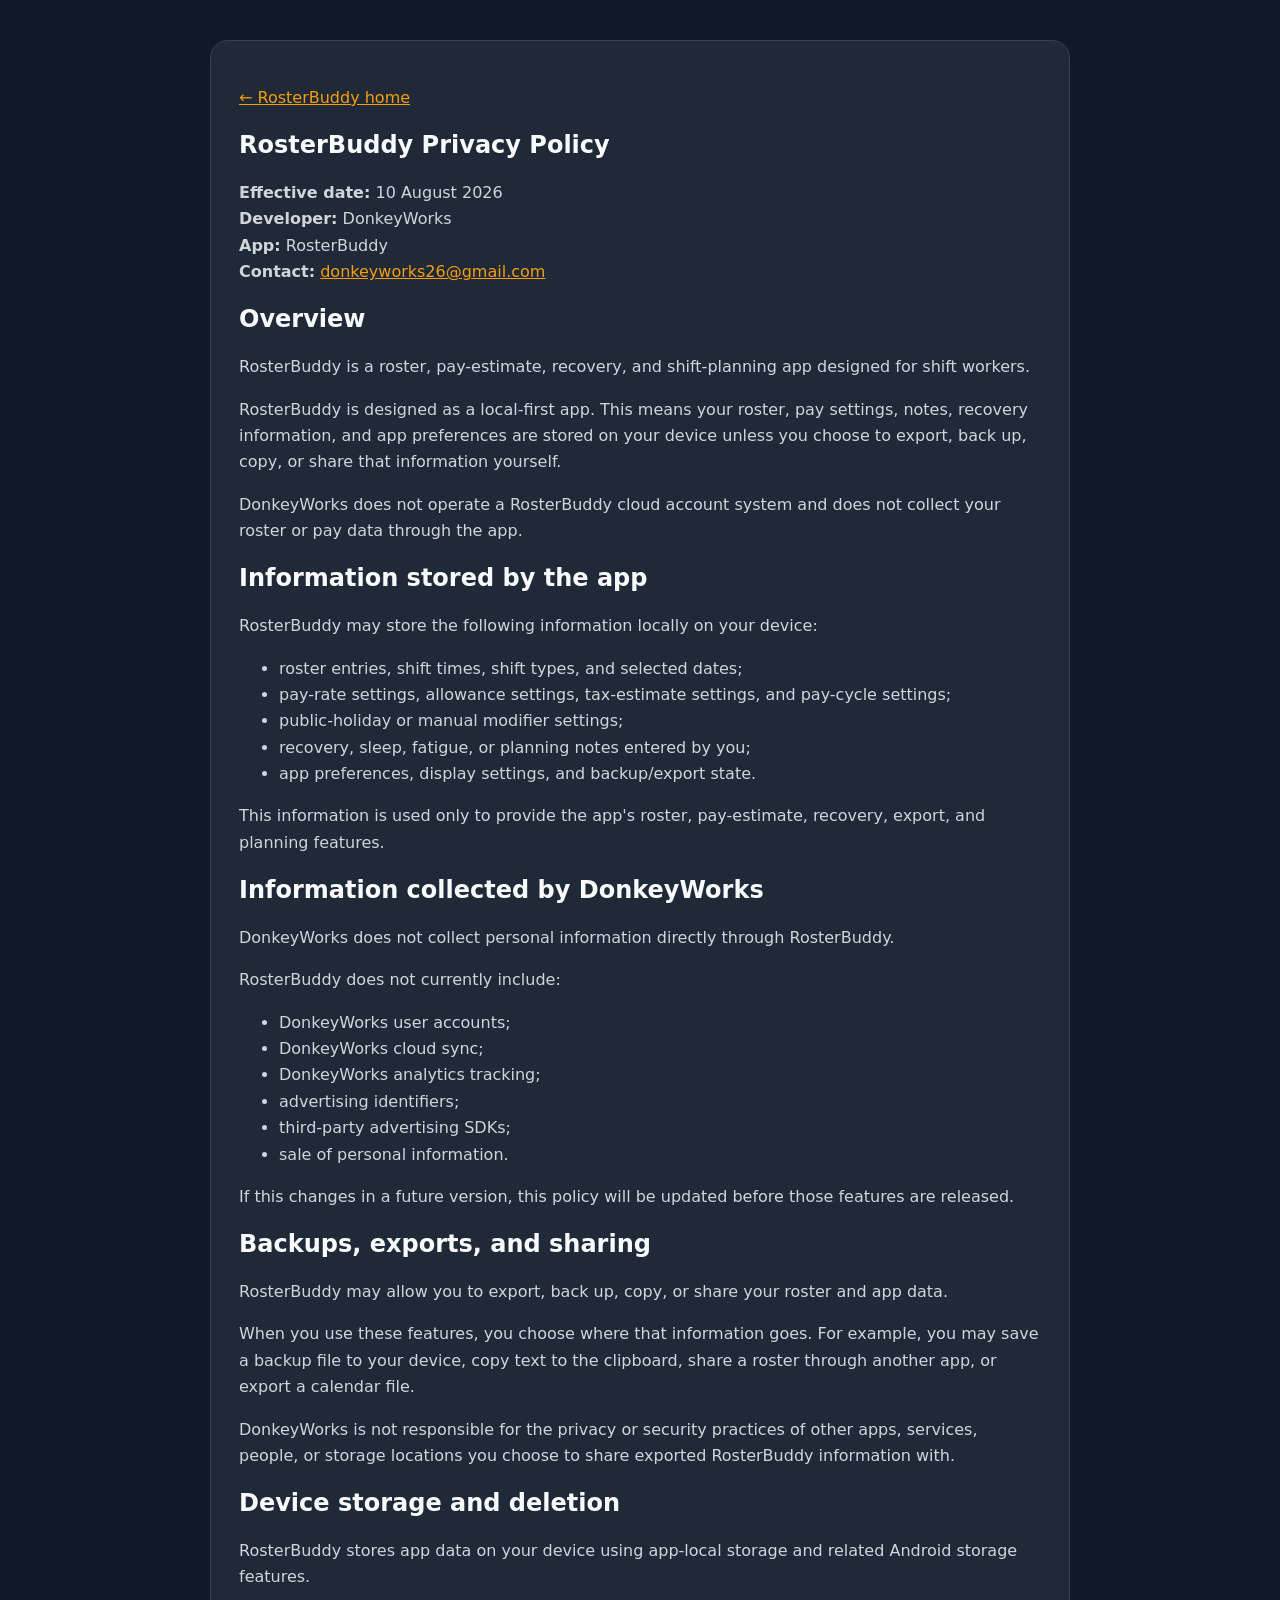
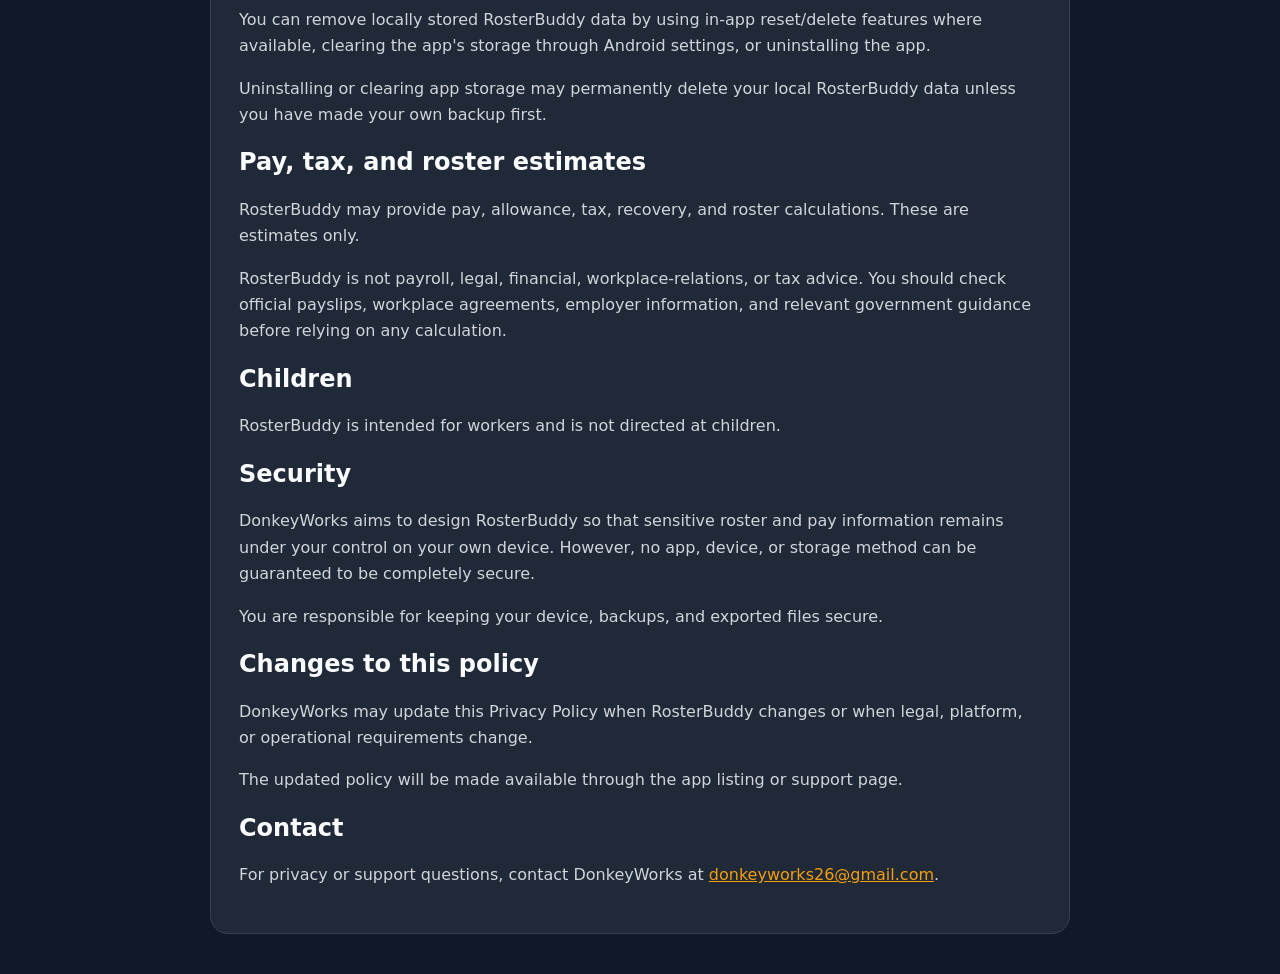
<file: privacy-policy.html>
<!doctype html>
<html lang="en-AU">
<head>
  <meta charset="utf-8">
  <meta name="viewport" content="width=device-width, initial-scale=1">
  <title>RosterBuddy Privacy Policy</title>
  <style>
    :root { color-scheme: dark; --bg:#111827; --card:#1f2937; --text:#f9fafb; --muted:#d1d5db; --accent:#f59e0b; --border:#374151; }
    body { margin:0; font-family:system-ui,-apple-system,BlinkMacSystemFont,"Segoe UI",sans-serif; background:var(--bg); color:var(--text); line-height:1.65; }
    main { max-width:860px; margin:0 auto; padding:40px 20px; }
    article { background:var(--card); border:1px solid var(--border); border-radius:18px; padding:28px; }
    h1,h2 { line-height:1.2; } p,li { color:var(--muted); } a { color:var(--accent); } .meta { color:var(--muted); }
  </style>
</head>
<body>
<main>
<article>
  <p><a href="index.html">← RosterBuddy home</a></p>
  <h1>RosterBuddy Privacy Policy</h1>
  <p class="meta"><strong>Effective date:</strong> 10 August 2026<br>
  <strong>Developer:</strong> DonkeyWorks<br>
  <strong>App:</strong> RosterBuddy<br>
  <strong>Contact:</strong> <a href="mailto:donkeyworks26@gmail.com">donkeyworks26@gmail.com</a></p>

  <h2>Overview</h2>
  <p>RosterBuddy is a roster, pay-estimate, recovery, and shift-planning app designed for shift workers.</p>
  <p>RosterBuddy is designed as a local-first app. This means your roster, pay settings, notes, recovery information, and app preferences are stored on your device unless you choose to export, back up, copy, or share that information yourself.</p>
  <p>DonkeyWorks does not operate a RosterBuddy cloud account system and does not collect your roster or pay data through the app.</p>

  <h2>Information stored by the app</h2>
  <p>RosterBuddy may store the following information locally on your device:</p>
  <ul>
    <li>roster entries, shift times, shift types, and selected dates;</li>
    <li>pay-rate settings, allowance settings, tax-estimate settings, and pay-cycle settings;</li>
    <li>public-holiday or manual modifier settings;</li>
    <li>recovery, sleep, fatigue, or planning notes entered by you;</li>
    <li>app preferences, display settings, and backup/export state.</li>
  </ul>
  <p>This information is used only to provide the app's roster, pay-estimate, recovery, export, and planning features.</p>

  <h2>Information collected by DonkeyWorks</h2>
  <p>DonkeyWorks does not collect personal information directly through RosterBuddy.</p>
  <p>RosterBuddy does not currently include:</p>
  <ul>
    <li>DonkeyWorks user accounts;</li>
    <li>DonkeyWorks cloud sync;</li>
    <li>DonkeyWorks analytics tracking;</li>
    <li>advertising identifiers;</li>
    <li>third-party advertising SDKs;</li>
    <li>sale of personal information.</li>
  </ul>
  <p>If this changes in a future version, this policy will be updated before those features are released.</p>

  <h2>Backups, exports, and sharing</h2>
  <p>RosterBuddy may allow you to export, back up, copy, or share your roster and app data.</p>
  <p>When you use these features, you choose where that information goes. For example, you may save a backup file to your device, copy text to the clipboard, share a roster through another app, or export a calendar file.</p>
  <p>DonkeyWorks is not responsible for the privacy or security practices of other apps, services, people, or storage locations you choose to share exported RosterBuddy information with.</p>

  <h2>Device storage and deletion</h2>
  <p>RosterBuddy stores app data on your device using app-local storage and related Android storage features.</p>
  <p>You can remove locally stored RosterBuddy data by using in-app reset/delete features where available, clearing the app's storage through Android settings, or uninstalling the app.</p>
  <p>Uninstalling or clearing app storage may permanently delete your local RosterBuddy data unless you have made your own backup first.</p>

  <h2>Pay, tax, and roster estimates</h2>
  <p>RosterBuddy may provide pay, allowance, tax, recovery, and roster calculations. These are estimates only.</p>
  <p>RosterBuddy is not payroll, legal, financial, workplace-relations, or tax advice. You should check official payslips, workplace agreements, employer information, and relevant government guidance before relying on any calculation.</p>

  <h2>Children</h2>
  <p>RosterBuddy is intended for workers and is not directed at children.</p>

  <h2>Security</h2>
  <p>DonkeyWorks aims to design RosterBuddy so that sensitive roster and pay information remains under your control on your own device. However, no app, device, or storage method can be guaranteed to be completely secure.</p>
  <p>You are responsible for keeping your device, backups, and exported files secure.</p>

  <h2>Changes to this policy</h2>
  <p>DonkeyWorks may update this Privacy Policy when RosterBuddy changes or when legal, platform, or operational requirements change.</p>
  <p>The updated policy will be made available through the app listing or support page.</p>

  <h2>Contact</h2>
  <p>For privacy or support questions, contact DonkeyWorks at <a href="mailto:donkeyworks26@gmail.com">donkeyworks26@gmail.com</a>.</p>
</article>
</main>
</body>
</html>
</file>
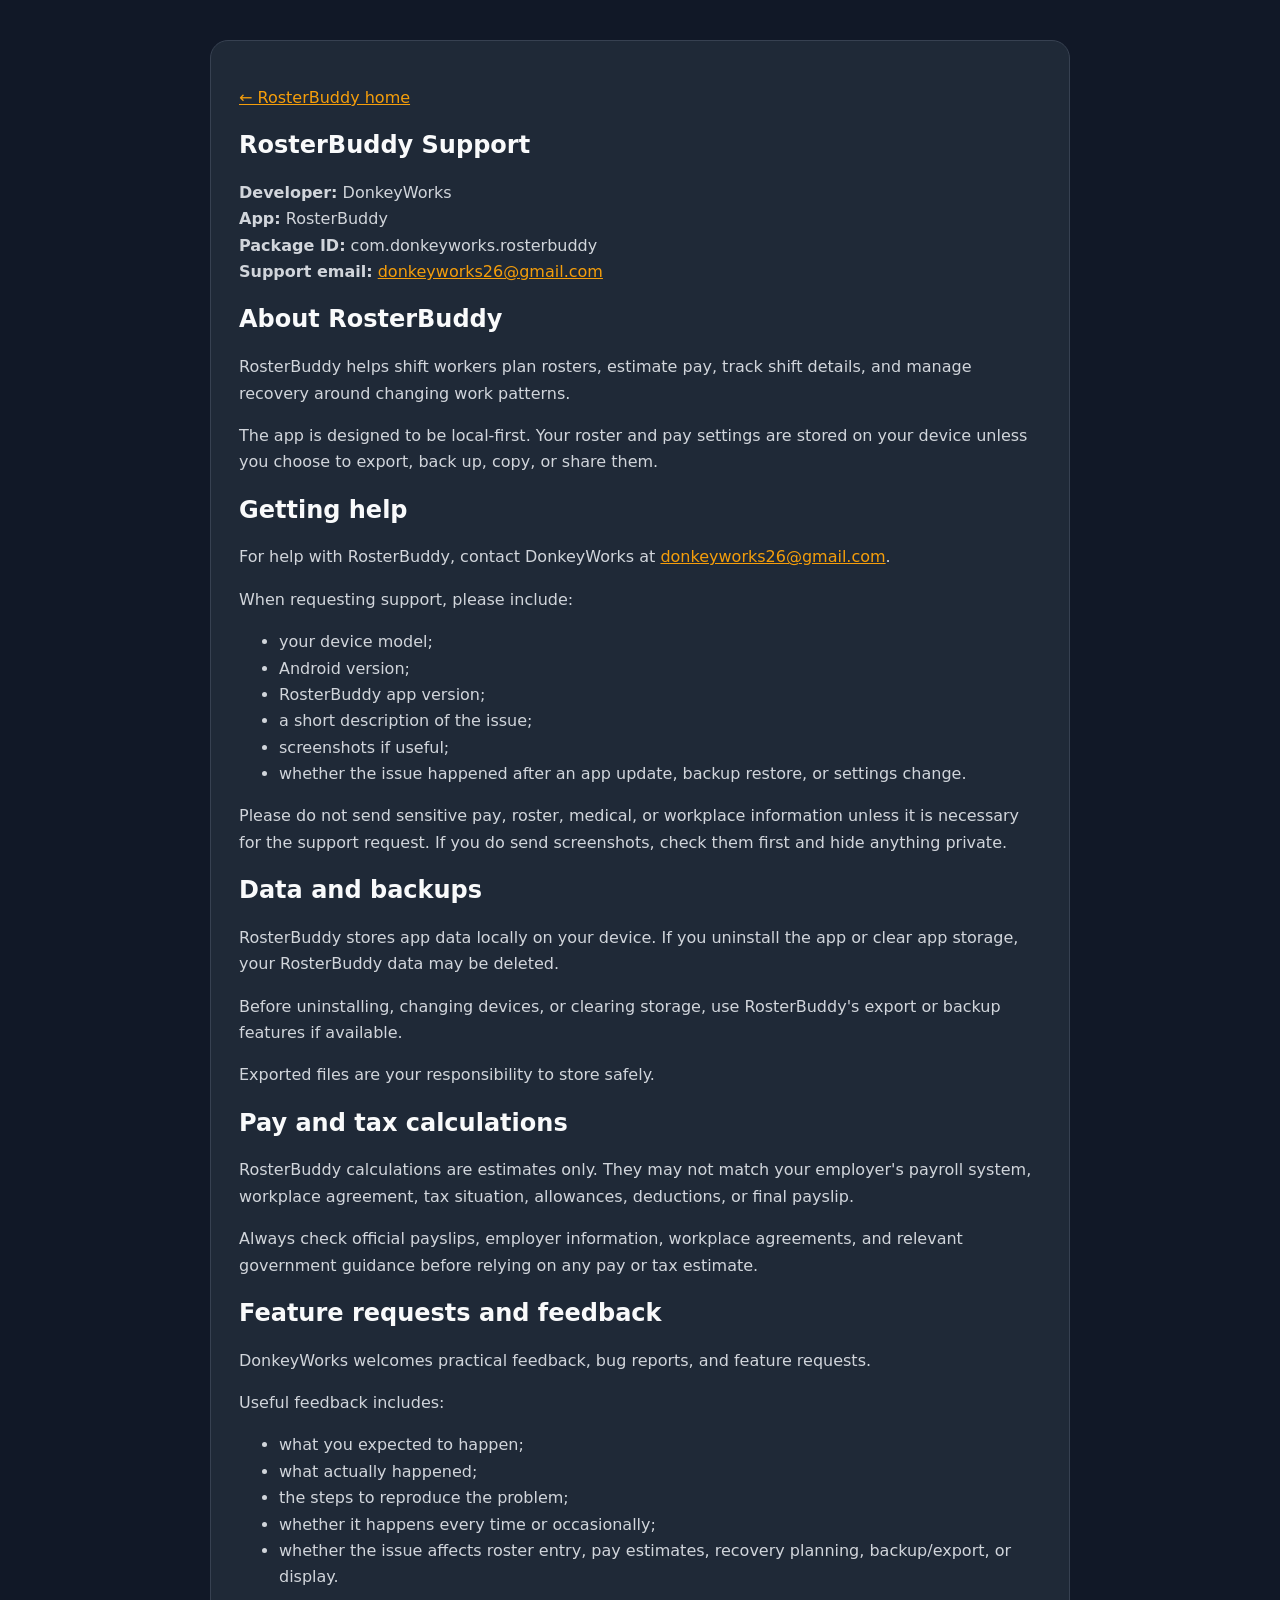
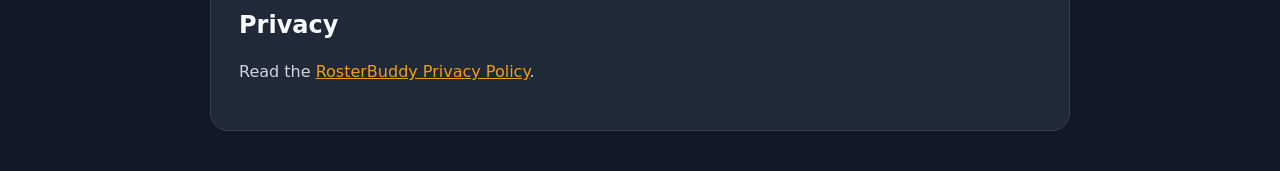
<file: support.html>
<!doctype html>
<html lang="en-AU">
<head>
  <meta charset="utf-8">
  <meta name="viewport" content="width=device-width, initial-scale=1">
  <title>RosterBuddy Support</title>
  <style>
    :root { color-scheme: dark; --bg:#111827; --card:#1f2937; --text:#f9fafb; --muted:#d1d5db; --accent:#f59e0b; --border:#374151; }
    body { margin:0; font-family:system-ui,-apple-system,BlinkMacSystemFont,"Segoe UI",sans-serif; background:var(--bg); color:var(--text); line-height:1.65; }
    main { max-width:860px; margin:0 auto; padding:40px 20px; }
    article { background:var(--card); border:1px solid var(--border); border-radius:18px; padding:28px; }
    h1,h2 { line-height:1.2; } p,li { color:var(--muted); } a { color:var(--accent); } .meta { color:var(--muted); }
  </style>
</head>
<body>
<main>
<article>
  <p><a href="index.html">← RosterBuddy home</a></p>
  <h1>RosterBuddy Support</h1>
  <p class="meta"><strong>Developer:</strong> DonkeyWorks<br>
  <strong>App:</strong> RosterBuddy<br>
  <strong>Package ID:</strong> com.donkeyworks.rosterbuddy<br>
  <strong>Support email:</strong> <a href="mailto:donkeyworks26@gmail.com">donkeyworks26@gmail.com</a></p>

  <h2>About RosterBuddy</h2>
  <p>RosterBuddy helps shift workers plan rosters, estimate pay, track shift details, and manage recovery around changing work patterns.</p>
  <p>The app is designed to be local-first. Your roster and pay settings are stored on your device unless you choose to export, back up, copy, or share them.</p>

  <h2>Getting help</h2>
  <p>For help with RosterBuddy, contact DonkeyWorks at <a href="mailto:donkeyworks26@gmail.com">donkeyworks26@gmail.com</a>.</p>
  <p>When requesting support, please include:</p>
  <ul>
    <li>your device model;</li>
    <li>Android version;</li>
    <li>RosterBuddy app version;</li>
    <li>a short description of the issue;</li>
    <li>screenshots if useful;</li>
    <li>whether the issue happened after an app update, backup restore, or settings change.</li>
  </ul>
  <p>Please do not send sensitive pay, roster, medical, or workplace information unless it is necessary for the support request. If you do send screenshots, check them first and hide anything private.</p>

  <h2>Data and backups</h2>
  <p>RosterBuddy stores app data locally on your device. If you uninstall the app or clear app storage, your RosterBuddy data may be deleted.</p>
  <p>Before uninstalling, changing devices, or clearing storage, use RosterBuddy's export or backup features if available.</p>
  <p>Exported files are your responsibility to store safely.</p>

  <h2>Pay and tax calculations</h2>
  <p>RosterBuddy calculations are estimates only. They may not match your employer's payroll system, workplace agreement, tax situation, allowances, deductions, or final payslip.</p>
  <p>Always check official payslips, employer information, workplace agreements, and relevant government guidance before relying on any pay or tax estimate.</p>

  <h2>Feature requests and feedback</h2>
  <p>DonkeyWorks welcomes practical feedback, bug reports, and feature requests.</p>
  <p>Useful feedback includes:</p>
  <ul>
    <li>what you expected to happen;</li>
    <li>what actually happened;</li>
    <li>the steps to reproduce the problem;</li>
    <li>whether it happens every time or occasionally;</li>
    <li>whether the issue affects roster entry, pay estimates, recovery planning, backup/export, or display.</li>
  </ul>

  <h2>Privacy</h2>
  <p>Read the <a href="privacy-policy.html">RosterBuddy Privacy Policy</a>.</p>
</article>
</main>
</body>
</html>
</file>
<file: styles.css>
:root {
  color-scheme: light;
  --ink: #17212b;
  --muted: #667481;
  --line: #dbe4ea;
  --soft: #f4f7f8;
  --panel: #ffffff;
  --navy: #153447;
  --teal: #1b8a8f;
  --aqua: #37b7b2;
  --coral: #ef7664;
  --amber: #e8ad35;
  --violet: #7867d7;
  --green: #3da773;
  --blue: #3478f6;
  --pink: #d94f9f;
  --slate: #64748b;
  --red: #dc4b4b;
  --lime: #84a927;
  --indigo: #4f63d9;
  --mint: #29a98b;
  --gold: #c69214;
  --plum: #8e4db2;
  --orange: #e87522;
  --app-bg-top: #f7faf9;
  --app-bg-bottom: #eef4f3;
  --shadow: 0 22px 60px rgba(21, 52, 71, 0.2);
  --shadow-soft: 0 8px 18px rgba(21, 52, 71, 0.08);
}

body[data-theme="midnight"] {
  --ink: #e9f0f3;
  --muted: #9fb0ba;
  --line: #294250;
  --soft: #0f1d26;
  --panel: #152936;
  --navy: #07131b;
  --teal: #42c6c1;
  --indigo: #7c8dff;
  --plum: #b874d4;
  --app-bg-top: #122531;
  --app-bg-bottom: #0f1d26;
}

* {
  box-sizing: border-box;
}

body {
  margin: 0;
  min-height: 100vh;
  background:
    radial-gradient(circle at 15% 20%, rgba(55, 183, 178, 0.18), transparent 28rem),
    radial-gradient(circle at 85% 8%, rgba(239, 118, 100, 0.14), transparent 24rem),
    linear-gradient(135deg, #eef5f4 0%, #f7f4ef 100%);
  color: var(--ink);
  font-family: Inter, ui-sans-serif, system-ui, -apple-system, BlinkMacSystemFont, "Segoe UI", sans-serif;
  letter-spacing: 0;
}

button,
input,
select {
  font: inherit;
}

button {
  cursor: pointer;
}

.shell {
  min-height: 100vh;
  display: grid;
  place-items: center;
  padding: 24px;
}

.phone {
  position: relative;
  width: min(100%, 414px);
  height: min(900px, calc(100vh - 48px));
  min-height: 760px;
  overflow: hidden;
  border: 10px solid #10212e;
  border-radius: 36px;
  background: var(--soft);
  box-shadow: var(--shadow);
}

.app-screen {
  position: absolute;
  inset: 34px 0 76px;
  overflow-y: auto;
  padding: 18px 18px 22px;
  background: linear-gradient(180deg, var(--app-bg-top) 0%, var(--app-bg-bottom) 100%);
}

.brand-panel {
  min-height: 360px;
  display: grid;
  align-content: end;
  gap: 12px;
  padding: 24px;
  border-radius: 8px;
  background: linear-gradient(145deg, #153447, #1b8a8f);
  color: white;
}

.brand-panel h1 {
  margin: 0;
  font-size: 36px;
  line-height: 1.04;
}

.brand-panel p:not(.eyebrow) {
  margin: 0;
  color: rgba(255, 255, 255, 0.82);
  line-height: 1.45;
}

.brand-panel .eyebrow {
  color: #9be2dd;
}

.brand-mark {
  width: 52px;
  height: 52px;
  display: grid;
  place-items: center;
  border-radius: 14px;
  background: rgba(255, 255, 255, 0.16);
  color: white;
  font-size: 28px;
  font-weight: 950;
}

.hidden {
  display: none;
}

.app-screen.hidden {
  display: none !important;
}

body[data-onboarding-complete="false"] .tabbar {
  display: none;
}

body[data-active-screen="onboarding"] #screen-onboarding {
  bottom: 0;
}

.app-topbar {
  display: flex;
  align-items: center;
  justify-content: space-between;
  gap: 14px;
  margin-bottom: 16px;
}

.top-actions {
  display: flex;
  gap: 8px;
}

.app-topbar h1,
.today-panel h2,
.action-panel h2,
.fatigue-score h2 {
  margin: 0;
  font-size: 24px;
  line-height: 1.1;
  letter-spacing: 0;
}

.eyebrow {
  margin: 0 0 4px;
  color: var(--teal);
  font-size: 12px;
  font-weight: 800;
  text-transform: uppercase;
}

.icon-button,
.ghost-button {
  width: 42px;
  height: 42px;
  border: 1px solid var(--line);
  border-radius: 8px;
  background: var(--panel);
  color: var(--ink);
  display: grid;
  place-items: center;
}

.icon-button:active,
.ghost-button:active,
.primary-button:active,
.secondary-button:active,
.shift-chip:active,
.tab:active {
  transform: translateY(1px);
}

.icon-stack,
.icon-back,
.icon-calendar,
.icon-pay,
.icon-recovery,
.icon-share,
.icon-settings {
  position: relative;
  width: 18px;
  height: 18px;
  display: inline-block;
}

.icon-stack::before,
.icon-stack::after {
  content: "";
  position: absolute;
  left: 2px;
  width: 14px;
  height: 5px;
  border-radius: 3px;
  background: var(--teal);
}

.icon-stack::before {
  top: 3px;
  box-shadow: 0 7px 0 var(--coral);
}

.icon-stack::after {
  bottom: 1px;
  background: var(--amber);
}

.icon-back::before {
  content: "";
  position: absolute;
  width: 11px;
  height: 11px;
  border-left: 3px solid var(--ink);
  border-bottom: 3px solid var(--ink);
  transform: rotate(45deg);
  left: 5px;
  top: 3px;
}

.icon-calendar {
  border: 2px solid currentColor;
  border-radius: 4px;
}

.icon-calendar::before {
  content: "";
  position: absolute;
  left: 3px;
  right: 3px;
  top: 5px;
  height: 2px;
  background: currentColor;
}

.icon-pay::before {
  content: "$";
  position: absolute;
  inset: -3px 0 0;
  font-weight: 900;
  font-size: 18px;
}

.icon-recovery {
  border: 2px solid currentColor;
  border-radius: 50%;
}

.icon-recovery::before {
  content: "";
  position: absolute;
  width: 7px;
  height: 2px;
  background: currentColor;
  left: 7px;
  top: 8px;
  transform-origin: left;
  transform: rotate(-45deg);
}

.icon-share::before,
.icon-share::after {
  content: "";
  position: absolute;
  border: 2px solid currentColor;
}

.icon-share::before {
  width: 10px;
  height: 10px;
  left: 1px;
  top: 6px;
  border-radius: 3px;
}

.icon-share::after {
  width: 8px;
  height: 8px;
  right: 1px;
  top: 1px;
  border-left: 0;
  border-bottom: 0;
}

.icon-settings {
  border: 2px solid currentColor;
  border-radius: 50%;
}

.icon-settings::before {
  content: "";
  position: absolute;
  width: 6px;
  height: 6px;
  border: 2px solid currentColor;
  border-radius: 50%;
  left: 4px;
  top: 4px;
}

.summary-strip {
  display: grid;
  grid-template-columns: repeat(3, 1fr);
  gap: 8px;
  margin-bottom: 14px;
}

.summary-strip article,
.breakdown article,
.template-row,
.insight-list article,
.setup-card,
.pro-card {
  background: var(--panel);
  border: 1px solid var(--line);
  border-radius: 8px;
}

.setup-card,
.pro-card,
.theme-card {
  margin: 14px 0;
  padding: 14px;
}

.setup-card h2,
.pro-card h2,
.theme-card h2 {
  margin: 0 0 12px;
  font-size: 20px;
}

.setup-steps {
  display: grid;
  gap: 10px;
}

.setup-steps article {
  min-height: 46px;
  display: flex;
  align-items: center;
  gap: 12px;
}

.setup-steps strong {
  width: 30px;
  height: 30px;
  display: grid;
  place-items: center;
  border-radius: 50%;
  background: #e7f1f0;
  color: var(--teal);
}

.summary-strip article {
  min-height: 72px;
  padding: 12px;
}

.summary-strip span,
.breakdown span,
.share-month span {
  display: block;
  color: var(--muted);
  font-size: 12px;
  font-weight: 700;
}

.summary-strip strong {
  display: block;
  margin-top: 8px;
  font-size: 20px;
}

.month-card,
.today-panel,
.action-panel,
.notice,
.pay-hero,
.fatigue-score,
.share-preview {
  background: var(--panel);
  border: 1px solid var(--line);
  border-radius: 8px;
  padding: 14px;
}

.month-toolbar,
.helper-row {
  display: flex;
  align-items: center;
  justify-content: space-between;
  margin-bottom: 12px;
}

.calendar-pay-cycle {
  display: flex;
  align-items: center;
  justify-content: center;
  min-height: 28px;
  margin: -4px 0 8px;
  border: 1px solid rgba(27, 138, 143, 0.18);
  border-radius: 999px;
  background: rgba(27, 138, 143, 0.08);
  color: var(--navy);
  font-size: 12px;
  font-weight: 850;
}

.calendar-details {
  flex: 0 0 auto;
}

.calendar-details-heading {
  display: flex;
  align-items: center;
  justify-content: space-between;
  gap: 8px;
  min-height: 48px;
  margin: -2px 0 4px;
}

.secondary-button.compact.calendar-details-toggle {
  display: inline-grid;
  place-items: center;
  width: 40px;
  min-width: 40px;
  min-height: 48px;
  padding: 0;
  border: 1px solid var(--line);
  border-radius: 999px;
  background: transparent;
  color: var(--muted);
  font-size: 18px;
  line-height: 1;
}

.calendar-details-toggle:hover {
  background: rgba(27, 138, 143, 0.08);
}

.calendar-details-chevron {
  display: block;
  transform: translateY(-2px) rotate(0deg);
  transition: transform 160ms ease;
}

.calendar-details-toggle.is-collapsed .calendar-details-chevron {
  transform: translateY(2px) rotate(180deg);
}

.calendar-details.is-collapsed .calendar-details-heading {
  margin-bottom: 0;
}

body[data-theme="midnight"] .calendar-pay-cycle {
  background: rgba(190, 219, 255, 0.14);
  border-color: rgba(190, 219, 255, 0.34);
  color: #dbeafe;
}

.calendar-legend {
  display: flex;
  flex-wrap: wrap;
  gap: 6px;
  margin: 0 0 8px;
}

.legend-chip {
  display: inline-flex;
  align-items: center;
  gap: 5px;
  padding: 3px 9px 3px 7px;
  border-radius: 999px;
  border: 1px solid var(--line);
  background: var(--soft);
  color: var(--ink);
  font-size: 11px;
  font-weight: 800;
}

.legend-chip::before {
  content: "";
  width: 8px;
  height: 8px;
  flex: 0 0 auto;
  border-radius: 50%;
  background: var(--muted);
}

.legend-chip.early::before,
.legend-chip.aqua::before {
  background: var(--aqua);
}

.legend-chip.late::before,
.legend-chip.coral::before {
  background: var(--coral);
}

.legend-chip.night::before,
.legend-chip.violet::before {
  background: var(--violet);
}

.legend-chip.off::before,
.legend-chip.green::before {
  background: var(--green);
}

.legend-chip.amber::before {
  background: var(--amber);
}

.legend-chip.blue::before {
  background: var(--blue);
}

.legend-chip.pink::before {
  background: var(--pink);
}

.legend-chip.slate::before {
  background: var(--slate);
}

.legend-chip.red::before {
  background: var(--red);
}

.legend-chip.lime::before {
  background: var(--lime);
}

.legend-chip.indigo::before {
  background: var(--indigo);
}

.legend-chip.mint::before {
  background: var(--mint);
}

.legend-chip.gold::before {
  background: var(--gold);
}

.legend-chip.plum::before {
  background: var(--plum);
}

.legend-chip.orange::before {
  background: var(--orange);
}

.weekdays,
.calendar-grid {
  display: grid;
  grid-template-columns: repeat(7, minmax(0, 1fr));
  gap: 6px;
  touch-action: pan-y;
}

.weekdays {
  color: var(--muted);
  font-size: 11px;
  font-weight: 800;
  text-align: center;
  margin-bottom: 6px;
}

.day {
  min-height: 82px;
  border: 1px solid var(--line);
  border-radius: 16px;
  background: linear-gradient(180deg, #fbfdfd 0%, #f3f8f8 100%);
  padding: 7px;
  text-align: left;
  overflow: hidden;
  display: grid;
  grid-template-rows: 16px 1fr;
  gap: 3px;
  box-shadow: 0 6px 16px rgba(21, 52, 71, 0.05);
  transition: transform 0.16s ease, border-color 0.16s ease, box-shadow 0.16s ease;
}

.day:not(.empty):hover {
  border-color: rgba(27, 138, 143, 0.42);
  box-shadow: 0 10px 22px rgba(21, 52, 71, 0.1);
  transform: translateY(-1px);
}

body[data-theme="midnight"] .day,
body[data-theme="midnight"] .mini-day {
  background: #10212e;
  color: var(--ink);
}

body[data-theme="midnight"] .ring span,
body[data-theme="midnight"] .breakdown .net-row,
body[data-theme="midnight"] .notice,
body[data-theme="midnight"] .fatigue-score,
body[data-theme="midnight"] .insight-list article,
body[data-theme="midnight"] .recovery-toolkit article,
body[data-theme="midnight"] .source-note,
body[data-theme="midnight"] .guided-scan-option,
body[data-theme="midnight"] .danger-zone {
  background: #10212e;
  color: var(--ink);
}

body[data-theme="midnight"] .rule-group {
  background: #10212e;
}

body[data-theme="midnight"] .info-link {
  background: #183c49;
  border-color: #345161;
  color: var(--ink);
}

body[data-theme="midnight"] .insight-list .warning {
  background: #2d1b22;
  border-color: #7f3d4a;
}

body[data-theme="midnight"] .fatigue-score p,
body[data-theme="midnight"] .insight-list article span,
body[data-theme="midnight"] .recovery-toolkit article span,
body[data-theme="midnight"] .mental-health-card p,
body[data-theme="midnight"] .danger-zone p:not(.eyebrow),
body[data-theme="midnight"] .source-note {
  color: var(--muted);
}

.day.empty {
  opacity: 0.35;
}

.day.entry-target {
  border-color: var(--navy);
  box-shadow: inset 0 0 0 2px rgba(21, 52, 71, 0.16);
}

.day.today {
  border-color: var(--coral);
  background: linear-gradient(180deg, #fff7f4 0%, #ffece7 100%);
  box-shadow: inset 0 0 0 2px rgba(239, 118, 100, 0.32), 0 8px 18px rgba(239, 118, 100, 0.16);
}

.day.today strong::after {
  content: "Today";
  display: inline-block;
  margin-left: 3px;
  padding: 1px 4px;
  border-radius: 999px;
  background: var(--coral);
  color: white;
  font-size: 7px;
  line-height: 1.2;
  vertical-align: middle;
}

body[data-theme="midnight"] .day.today {
  background: #2d1b22;
  border-color: #ef7664;
  box-shadow: inset 0 0 0 2px rgba(239, 118, 100, 0.36);
}

.day strong {
  display: block;
  font-size: 12px;
  line-height: 15px;
}

.day.holiday {
  border-color: rgba(232, 173, 53, 0.7);
  background: #fffaf0;
}

body[data-theme="midnight"] .day.holiday {
  background: #1c2b2e;
}

.day-meta {
  display: block;
  overflow: hidden;
  margin-top: 2px;
  color: var(--muted);
  font-size: 8px;
  font-weight: 800;
  line-height: 1.15;
  text-overflow: ellipsis;
  white-space: nowrap;
}

.holiday-meta {
  color: var(--gold);
}

.reminder-meta {
  color: var(--teal);
}

.badge {
  position: relative;
  display: flex;
  flex-direction: column;
  align-items: stretch;
  justify-content: center;
  overflow: hidden;
  width: 100%;
  min-height: 46px;
  border-radius: 18px;
  padding: 0;
  color: white;
  font-weight: 900;
  box-shadow: 0 4px 10px rgba(21, 52, 71, 0.16);
}

.badge em,
.calendar-main-marker {
  overflow: hidden;
  font-style: normal;
  text-overflow: ellipsis;
  letter-spacing: 0.02em;
}

.calendar-main-marker {
  display: flex;
  flex: 1 1 auto;
  align-items: center;
  justify-content: center;
  max-width: 100%;
  padding: 4px 6px;
  text-align: center;
  font-size: 14px;
  line-height: 1.1;
}

.badge.has-markers {
  padding: 0;
}

.calendar-marker-row {
  display: flex;
  flex: 0 0 auto;
  align-items: center;
  justify-content: center;
  flex-wrap: wrap;
  gap: 3px;
  width: 100%;
  padding: 3px 4px;
  background: rgba(0, 0, 0, 0.2);
  border-top: 1px solid rgba(255, 255, 255, 0.24);
}

.badge.early,
.badge.aqua,
.mini-code.aqua,
.template-icon.aqua,
.dot.early,
.dot.aqua {
  background: var(--aqua);
}

.badge.late,
.badge.coral,
.mini-code.coral,
.template-icon.coral,
.dot.late,
.dot.coral {
  background: var(--coral);
}

.badge.night,
.badge.violet,
.mini-code.violet,
.template-icon.violet,
.dot.night,
.dot.violet {
  background: var(--violet);
}

.badge.off,
.badge.green,
.mini-code.green,
.template-icon.green,
.dot.off,
.dot.green {
  background: var(--green);
}

.badge.amber,
.mini-code.amber,
.template-icon.amber,
.dot.amber {
  background: var(--amber);
}

.badge.blue,
.mini-code.blue,
.template-icon.blue,
.dot.blue {
  background: var(--blue);
}

.badge.pink,
.mini-code.pink,
.template-icon.pink,
.dot.pink {
  background: var(--pink);
}

.badge.slate,
.mini-code.slate,
.template-icon.slate,
.dot.slate {
  background: var(--slate);
}

.badge.red,
.mini-code.red,
.template-icon.red,
.dot.red {
  background: var(--red);
}

.badge.lime,
.mini-code.lime,
.template-icon.lime,
.dot.lime {
  background: var(--lime);
}

.badge.indigo,
.mini-code.indigo,
.template-icon.indigo,
.dot.indigo {
  background: var(--indigo);
}

.badge.mint,
.mini-code.mint,
.template-icon.mint,
.dot.mint {
  background: var(--mint);
}

.badge.gold,
.mini-code.gold,
.template-icon.gold,
.dot.gold {
  background: var(--gold);
}

.badge.plum,
.mini-code.plum,
.template-icon.plum,
.dot.plum {
  background: var(--plum);
}

.badge.orange,
.mini-code.orange,
.template-icon.orange,
.dot.orange {
  background: var(--orange);
}

.today-panel,
.action-panel,
.fatigue-score {
  display: flex;
  align-items: center;
  justify-content: space-between;
  gap: 12px;
  margin-top: 14px;
}

.today-panel p,
.fatigue-score p,
.action-panel p {
  margin: 4px 0 0;
  color: var(--muted);
  font-size: 13px;
}

.primary-button,
.secondary-button,
.text-button {
  border: 0;
  border-radius: 8px;
  font-weight: 850;
}

.primary-button {
  min-height: 48px;
  padding: 0 18px;
  background: var(--navy);
  color: white;
}

.primary-button.compact {
  min-height: 42px;
}

.primary-button.full {
  width: 100%;
  margin-top: 14px;
  display: flex;
  align-items: center;
  justify-content: center;
}

.secondary-button.full {
  width: 100%;
  margin-top: 10px;
}

.secondary-button {
  min-height: 48px;
  padding: 0 14px;
  background: #e7f1f0;
  color: var(--navy);
}

.danger-button {
  min-height: 48px;
  border: 1px solid #f0c1b8;
  border-radius: 8px;
  padding: 0 18px;
  background: #fff4f1;
  color: #9f2f22;
  font-weight: 850;
}

.danger-button.full {
  width: 100%;
  margin-top: 14px;
}

.hidden-control {
  display: none !important;
}

.backup-actions {
  display: grid;
  grid-template-columns: 1fr;
  gap: 10px;
  margin: 12px 0;
}

.backup-action-button {
  min-height: 54px;
  border: 1px solid rgba(21, 52, 71, 0.22);
  border-radius: 14px;
  padding: 0 16px;
  background: linear-gradient(135deg, #d9f7f2, #beece4);
  color: #102f42;
  font: inherit;
  font-weight: 900;
  line-height: 1.2;
  appearance: none;
  -webkit-appearance: none;
  display: flex;
  align-items: center;
  justify-content: center;
  text-align: center;
  width: 100%;
  cursor: pointer;
  box-shadow: inset 0 0 0 1px rgba(255, 255, 255, 0.62), 0 10px 20px rgba(21, 52, 71, 0.12);
}

.backup-storage-note {
  display: grid;
  gap: 4px;
  margin: 10px 0;
  padding: 10px 12px;
  border: 1px solid var(--line);
  border-radius: 12px;
  background: #f5fbfa;
  color: var(--ink);
  font-size: 12px;
  line-height: 1.45;
}

.backup-storage-note span {
  color: var(--muted);
}

body[data-theme="midnight"] .backup-action-button {
  border-color: #7bc7da;
  background: linear-gradient(135deg, #2d6f82, #1e5163);
  color: #f7fdff;
  box-shadow: inset 0 0 0 1px rgba(247, 253, 255, 0.22), 0 12px 24px rgba(0, 0, 0, 0.36);
}

body[data-theme="midnight"] .backup-action-button:active {
  background: linear-gradient(135deg, #3a8196, #28657b);
}

body[data-theme="midnight"] .backup-storage-note {
  border-color: #345161;
  background: #0f1d26;
  color: var(--ink);
}

body[data-theme="midnight"] .backup-storage-note span {
  color: #b6c6ce;
}

.text-button {
  background: transparent;
  color: var(--teal);
}

.shift-picker {
  display: grid;
  grid-template-columns: repeat(3, 1fr);
  gap: 8px;
  margin-bottom: 14px;
}

.shift-chip {
  min-height: 58px;
  border: 1px solid var(--line);
  border-radius: 8px;
  background: var(--panel);
  color: var(--ink);
  font-weight: 800;
  padding: 7px 5px;
}

.shift-chip strong,
.shift-chip small {
  display: block;
  overflow: hidden;
  text-overflow: ellipsis;
  white-space: nowrap;
}

.shift-chip small {
  color: var(--muted);
  font-size: 10px;
}

.shift-chip.selected {
  border-color: var(--navy);
  box-shadow: 0 0 0 3px rgba(21, 52, 71, 0.12);
}

.dot {
  display: block;
  width: 12px;
  height: 12px;
  margin: 0 auto 5px;
  border-radius: 50%;
}

.mini-grid {
  display: grid;
  grid-template-columns: repeat(7, minmax(0, 1fr));
  gap: 7px;
}

.mini-day {
  height: 46px;
  border: 1px solid var(--line);
  border-radius: 8px;
  background: #f8fbfb;
  display: grid;
  place-items: center;
  gap: 2px;
  padding: 4px;
  font-weight: 800;
}

.mini-day.selected {
  background: var(--navy);
  border-color: var(--navy);
  color: white;
}

.mini-day.empty {
  opacity: 0.35;
}

.mini-day strong {
  font-size: 12px;
  line-height: 1;
}

.mini-code {
  min-width: 22px;
  max-width: 100%;
  min-height: 16px;
  display: grid;
  place-items: center;
  border-radius: 4px;
  color: white;
  font-size: 9px;
  padding: 1px 4px;
}

.reminder-dot {
  font-size: 10px;
  line-height: 1;
}

.casual-pill,
.on-call-pill,
.note-pill {
  display: inline-grid;
  place-items: center;
  min-height: 15px;
  border-radius: 999px;
  padding: 1px 6px;
  font-style: normal;
  font-size: 8px;
  font-weight: 950;
  line-height: 1;
}

.casual-pill {
  background: rgba(255, 234, 168, 0.95);
  color: #4a3510;
}

.on-call-pill {
  background: rgba(190, 219, 255, 0.95);
  color: #123a63;
}

.note-pill {
  background: rgba(255, 255, 255, 0.3);
  color: #fff;
}

.calendar-grid.month-slide-next .day {
  animation: monthSlideNext 0.28s cubic-bezier(0.2, 0.8, 0.2, 1) both;
}

.calendar-grid.month-slide-prev .day {
  animation: monthSlidePrev 0.28s cubic-bezier(0.2, 0.8, 0.2, 1) both;
}

.calendar-grid.month-dragging .day {
  transform: translateX(var(--month-drag-x, 0));
  transition: transform 0.08s linear;
}

.calendar-grid.month-slide-out-next .day {
  animation: monthSlideOutNext 0.15s ease-in both;
}

.calendar-grid.month-slide-out-prev .day {
  animation: monthSlideOutPrev 0.15s ease-in both;
}

@keyframes monthSlideNext {
  from { opacity: 0; transform: translateX(22px); }
  to { opacity: 1; transform: translateX(0); }
}

@keyframes monthSlidePrev {
  from { opacity: 0; transform: translateX(-22px); }
  to { opacity: 1; transform: translateX(0); }
}

@keyframes monthSlideOutNext {
  from { opacity: 1; transform: translateX(var(--month-drag-x, 0)); }
  to { opacity: 0; transform: translateX(-32px); }
}

@keyframes monthSlideOutPrev {
  from { opacity: 1; transform: translateX(var(--month-drag-x, 0)); }
  to { opacity: 0; transform: translateX(32px); }
}

.casual-dot,
.on-call-dot,
.note-dot {
  display: inline-grid;
  place-items: center;
  min-width: 22px;
  min-height: 13px;
  border-radius: 999px;
  font-size: 7px;
  font-weight: 950;
}

.casual-dot {
  background: #ffeaa8;
  color: #4a3510;
}

.on-call-dot {
  background: #bedbff;
  color: #123a63;
}

.note-dot {
  background: #e7f6f3;
}

.note-meta {
  color: var(--plum);
}

.notice {
  display: grid;
  gap: 4px;
  margin-bottom: 12px;
  background: #e7f6f3;
  border-color: #b7ded8;
}

.notice span {
  color: var(--muted);
  font-size: 13px;
}

.notice.quiet {
  background: #f7f4ec;
  border-color: #e7d9bd;
  margin-top: 14px;
}

.template-list,
.breakdown,
.insight-list,
.share-actions {
  display: grid;
  gap: 10px;
}

.reminder-panel,
.mental-health-card {
  display: grid;
  gap: 10px;
  margin-top: 14px;
  padding: 14px;
  border: 1px solid var(--line);
  border-radius: 8px;
  background: var(--panel);
}

.reminder-panel h2,
.mental-health-card h2 {
  margin: 0;
  font-size: 20px;
}

.reminder-panel label {
  display: grid;
  gap: 6px;
}

.reminder-panel label span,
.reminder-panel small {
  color: var(--muted);
  font-size: 12px;
  font-weight: 800;
}

.reminder-panel input,
.reminder-panel select {
  width: 100%;
  min-height: 48px;
  border: 1px solid var(--line);
  border-radius: 8px;
  padding: 0 12px;
  color: var(--ink);
  background: var(--panel);
}

.template-row {
  min-height: 64px;
  display: flex;
  align-items: center;
  justify-content: space-between;
  padding: 12px;
}

.template-row strong {
  display: flex;
  align-items: center;
  gap: 8px;
}

.template-icon {
  min-width: 30px;
  height: 28px;
  display: grid;
  place-items: center;
  border-radius: 7px;
  color: white;
  font-size: 11px;
}

.template-row small {
  display: block;
  margin-top: 2px;
  color: var(--muted);
}

.form-stack {
  display: grid;
  gap: 14px;
}

.rule-group {
  display: grid;
  gap: 12px;
  padding: 14px;
  border: 1px solid var(--line);
  border-radius: 8px;
  background: rgba(255, 255, 255, 0.58);
}

.rule-group-heading {
  display: grid;
  gap: 3px;
  padding-bottom: 2px;
}

.rule-group-heading strong {
  font-size: 15px;
}

.rule-group-heading span {
  color: var(--muted);
  font-size: 12px;
  line-height: 1.35;
}

.form-stack label {
  display: grid;
  gap: 6px;
}

.form-stack label span,
.field-label,
.form-stack small {
  color: var(--muted);
  font-size: 12px;
  font-weight: 800;
}

.form-stack small {
  font-weight: 700;
}

.emoji-grid {
  display: grid;
  gap: 12px;
  max-height: 330px;
  overflow: auto;
  margin-top: 8px;
  padding: 10px;
  border: 1px solid var(--line);
  border-radius: 16px;
  background: linear-gradient(180deg, rgba(255, 255, 255, 0.72), rgba(244, 247, 248, 0.86));
}

.emoji-category {
  display: grid;
  gap: 8px;
}

.emoji-category > strong {
  color: var(--muted);
  font-size: 11px;
  font-weight: 900;
  letter-spacing: 0.08em;
  text-transform: uppercase;
}

.emoji-row {
  display: grid;
  grid-template-columns: repeat(8, minmax(0, 1fr));
  gap: 7px;
}

.emoji-grid button {
  width: 100%;
  aspect-ratio: 1;
  border: 1px solid rgba(219, 228, 234, 0.92);
  border-radius: 12px;
  background: var(--panel);
  box-shadow: 0 8px 18px rgba(21, 52, 71, 0.08);
  font-size: 19px;
  transition: transform 0.16s ease, border-color 0.16s ease, box-shadow 0.16s ease;
}

.emoji-grid button:hover {
  border-color: var(--teal);
  box-shadow: 0 10px 22px rgba(27, 138, 143, 0.16);
  transform: translateY(-1px);
}

.action-controls {
  display: grid;
  gap: 8px;
  justify-items: end;
}

.toggle-row {
  min-height: 38px;
  display: flex;
  align-items: center;
  gap: 8px;
  padding: 0 10px;
  border: 1px solid var(--line);
  border-radius: 8px;
  background: var(--panel);
  color: var(--ink);
  font-size: 13px;
  font-weight: 850;
}

.toggle-row input {
  width: 18px;
  height: 18px;
}

.manual-hours-card {
  width: 100%;
  display: grid;
  gap: 8px;
  padding: 10px;
  border: 1px solid var(--line);
  border-radius: 12px;
  background: rgba(255, 255, 255, 0.72);
}

.manual-hours-card label:first-child {
  display: grid;
  gap: 5px;
  font-size: 12px;
  font-weight: 850;
  color: var(--muted);
}

.manual-hours-card input[inputmode="decimal"] {
  min-height: 40px;
  border: 1px solid var(--line);
  border-radius: 8px;
  padding: 0 10px;
  color: var(--ink);
  background: var(--panel);
  font-weight: 850;
}

.manual-hours-toggle {
  justify-content: flex-start;
}

.manual-hours-card small {
  color: var(--muted);
  font-size: 11px;
  line-height: 1.35;
}

.quick-entry-panel {
  grid-template-columns: 1fr;
  align-items: stretch;
  gap: 8px;
  padding: 10px;
  margin-bottom: 10px;
}

.quick-selected-summary {
  display: grid;
  gap: 2px;
}

.quick-selected-summary h2,
.quick-selected-summary p {
  margin: 0;
}

.quick-modifier-row {
  width: 100%;
  grid-template-columns: repeat(2, minmax(0, 1fr));
  justify-items: stretch;
  gap: 7px;
}

.modifier-pill {
  width: 100%;
  min-width: 0;
  min-height: 38px;
  justify-content: center;
  box-sizing: border-box;
  /* "Higher duties" -- the longest pill label -- overflowed its bubble by a
     few pixels at 360px and rendered as "Higher ...". Tighter padding and a
     half-point smaller text give it room; the ellipsis below stays as the
     safety net for anything narrower still. */
  padding: 0 6px;
  border-radius: 999px;
  font-size: 11.5px;
  line-height: 1.1;
  white-space: nowrap;
  overflow: hidden;
}

.modifier-pill input {
  flex: 0 0 14px;
  width: 14px;
  height: 14px;
  min-width: 14px;
}

.modifier-pill span {
  min-width: 0;
  /* Claim every pixel the checkbox and padding leave over, rather than
     sitting at natural width inside a centred row -- this is what lets
     "Higher duties" render in full at 360px instead of "Higher ...". */
  flex: 1 1 auto;
  text-align: center;
  overflow: hidden;
  text-overflow: ellipsis;
}

/* 360px-class handsets: the longest modifier label needs a little more room
   than the default pill metrics leave it. */
@media (max-width: 380px) {
  .modifier-pill {
    gap: 4px;
    padding: 0 4px;
    font-size: 11px;
  }

  .modifier-pill input {
    flex: 0 0 13px;
    width: 13px;
    height: 13px;
    min-width: 13px;
  }
}

button.modifier-pill.active {
  border-color: var(--teal);
  color: var(--navy);
  background: rgba(27, 138, 143, 0.12);
}

.compact-hours-panel {
  padding: 8px;
  grid-template-columns: minmax(0, 1fr) auto;
  align-items: end;
}

.compact-hours-panel small {
  grid-column: 1 / -1;
}

/* The save bar below is position:sticky, so once there is any content after
   it (the reminder/day-note details block) it pins to the viewport bottom and
   sits over whatever is there -- which was the mini calendar's late-month
   rows. This clearance means the pinned bar rests over empty space instead of
   covering date cells the user is trying to tap. */
.quick-month-card {
  margin-bottom: 64px;
  padding: 10px;
}

.quick-helper-row {
  margin-bottom: 6px;
  font-size: 12px;
}

.quick-save-bar {
  position: sticky;
  bottom: 0;
  z-index: 6;
  display: grid;
  /* Even thirds: the old 0.9/0.8/1.3 split starved "Back one" and "Clear
     day" so both wrapped onto two lines at 360px. */
  grid-template-columns: repeat(3, minmax(0, 1fr));
  gap: 8px;
  padding: 8px 0 2px;
  background: linear-gradient(180deg, rgba(244, 250, 250, 0), var(--bg) 28%);
}

.quick-save-bar button {
  white-space: nowrap;
  padding: 0 8px;
  font-size: 13px;
}

.scan-entry-button {
  min-height: 36px;
  padding: 0 12px;
  white-space: nowrap;
}

.scan-code-map {
  display: grid;
  gap: 4px;
  margin: 4px 0 12px;
  padding: 10px;
  border: 1px solid rgba(55, 183, 178, 0.24);
  border-radius: 14px;
  background: rgba(55, 183, 178, 0.08);
  color: var(--ink);
  font-size: 12px;
  line-height: 1.25;
}

.scan-code-map strong {
  font-size: 12px;
  letter-spacing: 0.04em;
  text-transform: uppercase;
}

.scan-code-map span {
  color: var(--muted);
}

.scan-action-grid {
  display: grid;
  grid-template-columns: repeat(2, minmax(0, 1fr));
  gap: 8px;
  margin-bottom: 12px;
}

.scan-action-grid-primary {
  grid-template-columns: minmax(0, 1fr);
}

.scan-diagnostics-toggle {
  margin-top: 4px;
}

.scan-diagnostics-toggle summary {
  min-height: 40px;
  display: flex;
  align-items: center;
  padding: 0 12px;
  border: 1px solid var(--line);
  border-radius: 8px;
  background: var(--panel);
  color: var(--muted);
  font-weight: 800;
  font-size: 12px;
  cursor: pointer;
  list-style: none;
}

.scan-diagnostics-toggle summary::-webkit-details-marker {
  display: none;
}

.scan-diagnostics-toggle .scan-action-grid {
  margin-top: 10px;
}

.scan-processing {
  margin: 0 0 12px;
  display: flex;
  align-items: center;
  gap: 9px;
  color: var(--teal);
}

.scan-processing-spinner {
  width: 18px;
  height: 18px;
  border: 3px solid rgba(27, 138, 143, 0.25);
  border-top-color: var(--teal);
  border-radius: 999px;
  animation: scan-processing-spin 0.8s linear infinite;
}

@keyframes scan-processing-spin {
  to { transform: rotate(360deg); }
}

.scan-debug-log {
  margin: 8px 0 12px;
  padding: 10px;
  max-height: 150px;
  overflow: auto;
  border: 1px solid rgba(255, 255, 255, 0.12);
  border-radius: 12px;
  background: rgba(8, 16, 24, 0.72);
  color: #d8e7f2;
  font-family: ui-monospace, SFMono-Regular, Menlo, Monaco, Consolas, "Liberation Mono", monospace;
  font-size: 11px;
  line-height: 1.35;
  white-space: pre-wrap;
}

.scan-diagnostics-screen {
  overflow-y: auto;
}

.scan-diagnostics-card {
  display: grid;
  gap: 12px;
}

.scan-diagnostics-full {
  margin: 0;
  min-height: 58vh;
  padding: 14px;
  border: 1px solid rgba(255, 255, 255, 0.14);
  border-radius: 16px;
  background: #081018;
  color: #e5f2fb;
  font-family: ui-monospace, SFMono-Regular, Menlo, Monaco, Consolas, "Liberation Mono", monospace;
  font-size: 12px;
  line-height: 1.45;
  white-space: pre-wrap;
  overflow-wrap: anywhere;
}

.guided-scan-list {
  display: grid;
  gap: 8px;
  margin-top: 10px;
}

.guided-scan-option {
  width: 100%;
  display: grid;
  gap: 4px;
  text-align: left;
  border: 1px solid var(--line);
  border-radius: 14px;
  padding: 10px 12px;
  background: rgba(255, 255, 255, 0.74);
  color: var(--ink);
  font: inherit;
  box-shadow: var(--shadow-soft);
}

.guided-scan-option strong {
  overflow-wrap: anywhere;
}

.guided-scan-option small {
  color: var(--muted);
  font-weight: 800;
}

.guided-scan-option.selected {
  border-color: var(--teal);
  background: rgba(54, 211, 153, 0.16);
}

/* A row the automatic pass suggested but the user has not confirmed. It must
   read as a prompt to act, clearly distinct from a confirmed choice. */
.guided-scan-option.suggested {
  border-style: dashed;
  border-color: var(--teal);
  background: rgba(54, 211, 153, 0.06);
}

/* Automatic-match summary. Sits above the real selectors as context only, so
   it is visually recessive and never reads as a tappable choice. */
.guided-scan-auto-summary {
  display: grid;
  gap: 6px;
  margin-bottom: 10px;
  padding: 8px;
  border-radius: 12px;
  background: rgba(21, 52, 71, 0.05);
}

.guided-scan-auto-summary .guided-scan-option.resolved {
  box-shadow: none;
  background: transparent;
  border-style: dashed;
  padding: 6px 10px;
}

/* Step 3: the cropped visual preview of one ambiguous continuation band.
   Deliberately capped in height -- this is a tight crop of one row, never a
   whole-page image. */
.guided-scan-band-preview {
  width: 100%;
  max-height: 160px;
  object-fit: contain;
  border-radius: 10px;
  background: rgba(21, 52, 71, 0.08);
}

.guided-scan-continuation-pending {
  border-style: dashed;
  border-color: var(--amber, #d69e2e);
}

.scan-review-list {
  display: grid;
  gap: 8px;
  margin: 10px 0 12px;
}

.scan-empty {
  margin: 0;
  padding: 12px;
  border: 1px dashed var(--line);
  border-radius: 12px;
  color: var(--muted);
  background: rgba(255, 255, 255, 0.58);
}

.scan-review-row {
  display: grid;
  grid-template-columns: auto minmax(0, 1fr) minmax(0, 1fr);
  gap: 10px;
  align-items: center;
  padding: 10px;
  border: 1px solid var(--line);
  border-radius: 14px;
  background: rgba(255, 255, 255, 0.78);
}

.scan-review-row.needs-review {
  border-color: rgba(224, 117, 83, 0.45);
  background: rgba(255, 246, 238, 0.82);
}

.scan-review-date-group {
  display: grid;
  gap: 8px;
}

.scan-review-date-heading {
  margin: 0;
  font-size: 11px;
  font-weight: 850;
  letter-spacing: 0.04em;
  text-transform: uppercase;
  color: var(--muted);
}

.scan-import-summary {
  display: grid;
  gap: 3px;
  margin-top: 8px;
  padding: 9px 10px;
  border: 1px solid rgba(27, 138, 143, 0.22);
  border-radius: 12px;
  background: rgba(234, 252, 250, 0.8);
  color: var(--ink);
  font-size: 12px;
}

.scan-import-summary span {
  color: var(--muted);
  line-height: 1.35;
}

.scan-status-chip {
  display: inline-flex;
  align-items: center;
  width: fit-content;
  margin-top: 5px;
  padding: 3px 8px;
  border-radius: 999px;
  font-size: 10px;
  font-weight: 850;
  letter-spacing: 0.04em;
  text-transform: uppercase;
}

.scan-status-chip.known {
  background: rgba(27, 138, 143, 0.12);
  color: var(--teal);
}

.scan-status-chip.mapped {
  background: rgba(101, 116, 205, 0.14);
  color: #4e5ab8;
}

.scan-status-chip.needs-setup {
  background: rgba(224, 117, 83, 0.16);
  color: #ba4d2f;
}

.scan-review-row strong,
.scan-review-row small {
  display: block;
}

.scan-review-row small {
  margin-top: 2px;
  color: var(--muted);
  font-size: 11px;
  line-height: 1.25;
}

.scan-ai-card {
  margin-top: 12px;
  margin-bottom: 0;
}

.scan-ai-card button,
.scan-cloud-ai-card button {
  justify-self: start;
}

.scan-cloud-ai-card {
  margin-top: 12px;
  margin-bottom: 0;
}

.cloud-ai-consent-card {
  width: min(520px, calc(100vw - 36px));
}

.cloud-ai-consent-card img {
  display: block;
  width: 100%;
  max-height: 42vh;
  object-fit: contain;
  border-radius: 12px;
  background: #fff;
  border: 1px solid var(--line);
}

.scan-ai-warnings {
  display: grid;
  gap: 4px;
  margin: 0;
  padding-left: 18px;
  color: #ba4d2f;
  font-size: 12px;
  line-height: 1.35;
}

.scan-map-controls {
  display: grid;
  grid-template-columns: 1fr;
  gap: 8px;
  align-items: stretch;
  margin-top: 8px;
}

.scan-map-controls label span {
  display: block;
  margin-bottom: 4px;
  font-size: 10px;
  font-weight: 800;
  color: var(--muted);
  text-transform: uppercase;
  letter-spacing: 0.04em;
}

.scan-map-controls select {
  width: 100%;
  min-height: 40px;
  border: 1px solid var(--line);
  border-radius: 10px;
  padding: 0 10px;
  color: var(--ink);
  background: var(--panel);
  font-weight: 760;
}

.scan-map-actions {
  display: grid;
  grid-template-columns: repeat(2, minmax(0, 1fr));
  gap: 8px;
}

.scan-map-controls .secondary-button.compact,
.scan-map-controls .ghost-button.compact {
  width: 100%;
  min-height: 42px;
}

.secondary-button.compact {
  min-height: 42px;
}

.pay-hours-grid {
  grid-template-columns: repeat(3, 1fr);
  margin-bottom: 12px;
}

.form-stack input,
.form-stack select {
  width: 100%;
  min-height: 48px;
  border: 1px solid var(--line);
  border-radius: 8px;
  padding: 0 12px;
  color: var(--ink);
  background: var(--panel);
  font-weight: 760;
}

.form-stack input:focus,
.form-stack select:focus {
  outline: 2px solid rgba(27, 138, 143, 0.2);
  border-color: var(--teal);
}

.form-stack select {
  appearance: none;
}

.form-stack .checkbox-card {
  min-height: 48px;
  display: flex;
  align-items: center;
  gap: 10px;
  padding: 0 12px;
  border: 1px solid var(--line);
  border-radius: 8px;
  background: var(--panel);
}

.form-stack .checkbox-card input[type="checkbox"] {
  width: 18px;
  min-height: 18px;
  height: 18px;
  padding: 0;
  accent-color: var(--teal);
}

.form-stack .checkbox-card span {
  color: var(--ink);
}

.two-col {
  display: grid;
  grid-template-columns: repeat(2, 1fr);
  gap: 10px;
}

.swatches {
  display: grid;
  grid-template-columns: repeat(5, 42px);
  gap: 10px;
  margin-top: 8px;
}

.swatch {
  width: 42px;
  height: 42px;
  border: 2px solid transparent;
  border-radius: 50%;
}

.swatch.selected {
  border-color: var(--navy);
}

.swatch.aqua {
  background: var(--aqua);
}

.swatch.coral {
  background: var(--coral);
}

.swatch.amber {
  background: var(--amber);
}

.swatch.violet {
  background: var(--violet);
}

.swatch.green {
  background: var(--green);
}

.swatch.blue {
  background: var(--blue);
}

.swatch.pink {
  background: var(--pink);
}

.swatch.slate {
  background: var(--slate);
}

.swatch.red {
  background: var(--red);
}

.swatch.lime {
  background: var(--lime);
}

.swatch.indigo {
  background: var(--indigo);
}

.swatch.mint {
  background: var(--mint);
}

.swatch.gold {
  background: var(--gold);
}

.swatch.plum {
  background: var(--plum);
}

.swatch.orange {
  background: var(--orange);
}

.theme-card {
  background: var(--panel);
  border: 1px solid var(--line);
  border-radius: 8px;
}

.guided-setup-card > p:not(.eyebrow),
.guided-setup-step > small,
.guided-setup-note {
  color: var(--muted);
}

.guided-setup-step {
  margin: 14px 0;
  padding: 14px;
  border: 1px solid var(--line);
  border-radius: 12px;
  background: var(--soft);
}

.guided-step-heading {
  display: flex;
  align-items: center;
  gap: 10px;
  margin-bottom: 12px;
}

.guided-step-heading > span {
  width: 30px;
  height: 30px;
  display: grid;
  place-items: center;
  flex: 0 0 30px;
  border-radius: 50%;
  background: var(--teal);
  color: white;
  font-weight: 900;
}

.guided-step-heading div {
  display: grid;
  gap: 2px;
}

.guided-step-heading small {
  color: var(--muted);
}

.guided-setup-fields,
.guided-shift-fields {
  display: grid;
  grid-template-columns: repeat(2, minmax(0, 1fr));
  gap: 10px;
}

.guided-setup-step label {
  display: grid;
  gap: 6px;
  min-width: 0;
  color: var(--ink);
  font-weight: 800;
}

.guided-setup-step input,
.guided-setup-step select {
  width: 100%;
  min-width: 0;
}

.guided-setup-note {
  margin: 0 0 12px;
  font-size: 13px;
  line-height: 1.45;
}

.guided-shift-list {
  display: grid;
  gap: 10px;
}

.guided-shift-row {
  padding: 12px;
  border: 1px solid var(--line);
  border-radius: 10px;
  background: var(--panel);
}

.guided-shift-number {
  margin-bottom: 8px;
  color: var(--teal);
  font-size: 12px;
  font-weight: 900;
  text-transform: uppercase;
  letter-spacing: 0.05em;
}

.guided-shift-fields label span {
  font-size: 12px;
}

.theme-options {
  display: grid;
  grid-template-columns: repeat(2, 1fr);
  gap: 8px;
}

.theme-options button {
  min-height: 42px;
  border: 1px solid var(--line);
  border-radius: 8px;
  background: var(--soft);
  color: var(--ink);
  font-weight: 850;
}

.theme-options button.active {
  border-color: var(--teal);
  background: #e7f6f3;
  color: var(--navy);
}

body[data-theme="midnight"] .theme-options button.active {
  background: #183c49;
  color: var(--ink);
}

body[data-theme="midnight"] .period-toggle {
  background: #0f1d26;
  border-color: #345161;
}

body[data-theme="midnight"] .period-toggle button {
  color: #c9d6dc;
}

body[data-theme="midnight"] .period-toggle button.active {
  background: #244655;
  color: #ffffff;
}

.pay-hero {
  display: grid;
  gap: 8px;
  margin-bottom: 14px;
  background:
    radial-gradient(circle at 88% 12%, rgba(55, 183, 178, 0.55), transparent 9rem),
    linear-gradient(135deg, var(--navy), #07131b);
  color: white;
  border: 0;
  border-radius: 20px;
  box-shadow: 0 22px 42px rgba(21, 52, 71, 0.28);
}

.pay-stat-grid {
  grid-template-columns: repeat(2, minmax(0, 1fr));
}

.pay-hero span,
.pay-hero small {
  color: rgba(255, 255, 255, 0.78);
}

.pay-hero strong {
  font-size: 44px;
  line-height: 1;
}

.breakdown article {
  display: grid;
  gap: 5px;
  min-height: 58px;
  padding: 12px;
  border-radius: 14px;
  box-shadow: 0 10px 24px rgba(21, 52, 71, 0.06);
}

.breakdown article span {
  color: var(--muted);
  font-size: 12px;
  font-weight: 850;
}

.breakdown article strong {
  font-size: 18px;
}

.breakdown .net-row {
  border-color: #b7ded8;
  background: #e7f6f3;
}

.breakdown .net-row strong {
  color: var(--teal);
  font-size: 20px;
}

.info-link {
  display: inline-flex;
  align-items: center;
  justify-content: center;
  min-height: 40px;
  margin-top: 6px;
  padding: 8px 10px;
  border: 1px solid #d8c798;
  border-radius: 8px;
  background: #fffaf0;
  color: var(--navy);
  font-size: 13px;
  font-weight: 850;
  text-decoration: none;
}

.info-link:after {
  content: "Open";
  margin-left: 6px;
  font-size: 11px;
  text-transform: uppercase;
}

.period-toggle {
  display: grid;
  grid-template-columns: repeat(3, 1fr);
  gap: 6px;
  margin-bottom: 14px;
  padding: 4px;
  border: 1px solid var(--line);
  border-radius: 8px;
  background: #edf4f3;
}

.pay-cycle-toggle {
  grid-template-columns: repeat(2, 1fr);
  margin-top: -6px;
}

.period-toggle button {
  min-height: 38px;
  border: 0;
  border-radius: 6px;
  background: transparent;
  color: var(--muted);
  font-weight: 850;
}

.period-toggle button.active {
  background: var(--panel);
  color: var(--navy);
  box-shadow: 0 1px 4px rgba(21, 52, 71, 0.14);
}

.fatigue-score {
  justify-content: flex-start;
  margin-top: 0;
  margin-bottom: 14px;
}

.strain-meter {
  border-radius: 20px;
  background:
    linear-gradient(135deg, rgba(255, 255, 255, 0.94), rgba(231, 246, 243, 0.96));
  box-shadow: 0 16px 32px rgba(21, 52, 71, 0.12);
}

.ring {
  flex: 0 0 auto;
  width: 84px;
  height: 84px;
  display: grid;
  place-items: center;
  border-radius: 50%;
  background: conic-gradient(var(--coral) 0 72%, #e8eef0 72% 100%);
}

.ring span {
  width: 62px;
  height: 62px;
  display: grid;
  place-items: center;
  border-radius: 50%;
  background: white;
  font-size: 22px;
  font-weight: 900;
}

.insight-list article {
  display: grid;
  gap: 4px;
  padding: 12px;
}

.insight-list article span {
  color: var(--muted);
  font-size: 13px;
}

.insight-list .warning {
  border-color: #f0c1b8;
  background: #fff4f1;
}

.recovery-toolkit {
  display: grid;
  gap: 8px;
  margin-top: 14px;
}

.recovery-toolkit h2 {
  margin: 0;
  font-size: 20px;
}

.recovery-toolkit article {
  display: grid;
  gap: 5px;
  padding: 12px;
  border: 1px solid var(--line);
  border-radius: 8px;
  background: var(--panel);
}

.recovery-toolkit article span,
.source-note {
  color: var(--muted);
  font-size: 13px;
  line-height: 1.4;
}

.recovery-toolkit a {
  color: var(--teal);
  font-size: 13px;
  font-weight: 850;
  text-decoration: none;
}

.mental-health-card {
  margin-top: 8px;
  border-color: #b7ded8;
  background: #eef8f6;
}

body[data-theme="midnight"] .mental-health-card {
  background: #10212e;
}

.mental-health-card p {
  margin: 0;
  color: var(--muted);
  font-size: 13px;
  line-height: 1.45;
}

.mental-health-card a {
  color: var(--teal);
  font-size: 13px;
  font-weight: 850;
  text-decoration: none;
}

.danger-zone {
  margin: 14px 0;
  padding: 14px;
  border: 1px solid #f0c1b8;
  border-radius: 8px;
  background: #fff4f1;
}

.danger-zone h2 {
  margin: 0 0 8px;
  font-size: 20px;
}

.danger-zone p:not(.eyebrow) {
  margin: 0;
  color: var(--muted);
  font-size: 13px;
  line-height: 1.4;
}

.source-note {
  margin: 0;
  padding: 10px 12px;
  border-radius: 8px;
  background: #f7f4ec;
}

.calendar-roster-switcher {
  display: grid;
  gap: 6px;
  margin: 8px 0;
  padding: 10px 12px;
  border: 1px solid var(--line);
  border-radius: 14px;
  background: var(--panel);
}
.calendar-roster-switcher label { display: grid; gap: 4px; }
.calendar-roster-switcher select { width: 100%; }
.sharing-card { display: grid; gap: 10px; }
.sharing-section { display: grid; gap: 8px; padding: 12px; }
.sharing-section-heading { display: flex; align-items: center; justify-content: space-between; gap: 10px; }
.sharing-section-heading .eyebrow { margin: 0 0 2px; }
.sharing-section .settings-list { margin: 0; }
.sharing-empty-state { display: grid; gap: 10px; }
.sharing-empty-state p { margin: 0; }
.sharing-group-card { display: grid; gap: 14px; padding: 14px; border: 1px solid var(--line); border-radius: 14px; background: var(--panel); }
.sharing-group-card > div:first-child { display: grid; gap: 3px; }
.sharing-group-card strong { font-size: 1.08rem; }
.sharing-detail-header { display: flex; align-items: center; justify-content: space-between; gap: 10px; }
.sharing-detail-header .eyebrow { margin: 0; }
.text-button { border: 0; padding: 4px 0; background: transparent; color: var(--teal); font-weight: 850; }
#sharing-group-detail > h3 { margin: 0; }

/* Sharing is for people and permissions. Keep the legacy roster-export
   composer out of this screen so it does not compete with live sharing. */
#screen-share > .share-picker,
#screen-share > .share-options,
#screen-share > .share-preview,
#screen-share > .share-actions,
#screen-share > .calendar-export-note {
  display: none !important;
}

#screen-share .sharing-card {
  gap: 12px;
  padding: 16px;
}

#screen-share .sharing-card > h2 {
  font-size: clamp(1.35rem, 4.5vw, 2rem);
  line-height: 1.08;
  margin: 0;
}

#screen-share .sharing-card > .muted {
  font-size: 0.92rem;
  line-height: 1.4;
  margin: 0;
}

#screen-share .sharing-section {
  border-radius: 16px;
  padding: 14px;
}

#screen-share .sharing-section .form-stack {
  gap: 8px;
}

#screen-share .sharing-section input,
#screen-share .sharing-section button {
  min-height: 44px;
}

.share-picker,
.share-options {
  background: var(--panel);
  border: 1px solid var(--line);
  border-radius: 18px;
  padding: 14px;
  margin-bottom: 12px;
  display: grid;
  gap: 12px;
}

.share-range-options {
  display: grid;
  grid-template-columns: repeat(3, 1fr);
  gap: 8px;
}

.share-range-options button {
  min-height: 44px;
  border: 1px solid var(--line);
  border-radius: 12px;
  background: #f5f9fb;
  color: var(--ink);
  font-weight: 900;
  padding: 8px;
}

.share-range-options button.active {
  border-color: var(--teal);
  background: #e7f6f3;
  color: #0b6670;
}

.share-week-picker {
  display: grid;
  gap: 6px;
  color: var(--muted);
  font-weight: 850;
}

.share-week-picker select {
  min-height: 44px;
  border: 1px solid var(--line);
  border-radius: 12px;
  background: white;
  color: var(--ink);
  padding: 0 12px;
  font-weight: 850;
}

.share-options {
  grid-template-columns: 1fr;
}

.share-options label {
  display: flex;
  align-items: center;
  gap: 10px;
  color: var(--ink);
  font-weight: 850;
}

.share-options input {
  width: 18px;
  height: 18px;
  accent-color: var(--teal);
}

.share-preview {
  min-height: 280px;
  display: grid;
  align-content: center;
  gap: 24px;
  background: linear-gradient(145deg, #153447, #1b8a8f);
  color: white;
  margin-bottom: 14px;
}

.share-month {
  display: grid;
  gap: 5px;
  text-align: center;
}

.share-month strong {
  font-size: 24px;
}

.share-month span {
  color: rgba(255, 255, 255, 0.8);
}

.share-lines {
  display: grid;
  gap: 10px;
  padding: 0 28px;
}

.share-lines span {
  height: 12px;
  border-radius: 8px;
  background: rgba(255, 255, 255, 0.72);
}

.share-lines span:nth-child(2) {
  width: 82%;
}

.share-lines span:nth-child(3) {
  width: 66%;
}

.share-lines span:nth-child(4) {
  width: 74%;
}

.share-preview-card {
  display: grid;
  gap: 8px;
  max-height: 178px;
  overflow: auto;
  border-radius: 18px;
  background: rgba(255, 255, 255, 0.14);
  padding: 14px;
  box-shadow: inset 0 0 0 1px rgba(255, 255, 255, 0.18);
  text-align: left;
}

.share-preview-card h3 {
  margin: 0;
  color: white;
  font-size: 15px;
}

.share-preview-card p {
  margin: 0;
  color: rgba(255, 255, 255, 0.8);
  font-size: 11px;
  font-weight: 800;
}

.share-preview-card .share-row {
  display: flex;
  align-items: center;
  justify-content: space-between;
  gap: 8px;
  border-radius: 12px;
  background: rgba(255, 255, 255, 0.12);
  padding: 7px 9px;
  color: white;
  font-size: 11px;
  font-weight: 800;
}

.share-preview-card .share-row small {
  color: rgba(255, 255, 255, 0.72);
  font-size: 10px;
  font-weight: 800;
}

.settings-list {
  display: grid;
  gap: 10px;
}

.settings-list + .settings-list {
  margin-top: 14px;
}

.settings-section-label {
  margin: 0 0 -2px;
}

.settings-list button {
  min-height: 58px;
  display: flex;
  align-items: center;
  justify-content: space-between;
  border: 1px solid var(--line);
  border-radius: 8px;
  background: var(--panel);
  padding: 0 14px;
  color: var(--ink);
}

.settings-list span {
  font-weight: 850;
}

.settings-list strong {
  color: var(--teal);
}

.pro-card {
  background: #f7f4ec;
  border-color: #e7d9bd;
}

.pro-card p:not(.eyebrow) {
  margin: 0;
  color: var(--muted);
  line-height: 1.45;
}

.tabbar {
  position: absolute;
  left: 0;
  right: 0;
  bottom: 0;
  height: 76px;
  display: grid;
  grid-template-columns: repeat(4, 1fr);
  border-top: 1px solid var(--line);
  background: rgba(255, 255, 255, 0.94);
  backdrop-filter: blur(12px);
}

.tab {
  border: 0;
  background: transparent;
  color: var(--muted);
  display: grid;
  place-items: center;
  align-content: center;
  gap: 4px;
  font-size: 11px;
  font-weight: 800;
}

.tab.active {
  color: var(--teal);
}

.calendar-empty-state {
  display: grid;
  gap: 6px;
  margin-top: 10px;
  padding: 14px;
  border: 1px dashed var(--teal);
  border-radius: 14px;
  background: var(--soft);
  color: var(--ink);
  text-align: center;
}

.calendar-empty-state strong { font-size: 16px; }
.calendar-empty-state span { color: var(--muted); font-size: 13px; }
.calendar-empty-actions { display: grid; grid-template-columns: 1fr 1fr; gap: 8px; margin-top: 4px; }

@media (max-width: 480px) {
  .app-screen { padding: 12px 12px 18px; }
  .app-topbar { margin-bottom: 10px; }
  .app-topbar h1 { font-size: 21px; }
  .summary-strip { margin-bottom: 10px; }
  .summary-strip article { min-height: 58px; padding: 8px; }
  .summary-strip strong { margin-top: 4px; font-size: 17px; }
  .month-card { padding: 10px; }
  .day { min-height: 68px; padding: 5px; border-radius: 12px; }
  .calendar-empty-state { padding: 12px; }
}

@media (max-width: 460px) {
  .shell {
    padding: 0;
  }

  .phone {
    width: 100%;
    height: 100vh;
    min-height: 100vh;
    border: 0;
    border-radius: 0;
  }

  .app-screen {
    inset: 0 0 76px;
  }

  .two-col {
    grid-template-columns: 1fr;
  }
}


/* V10.8 compact RosterBuddy polish */
.brand-lockup {
  display: inline-flex;
  align-items: center;
  gap: 7px;
}

.brand-logo {
  width: 24px;
  height: 24px;
  display: inline-grid;
  place-items: center;
  border-radius: 8px;
  background: linear-gradient(135deg, var(--teal), var(--aqua));
  color: white;
  font-size: 9px;
  font-weight: 950;
  letter-spacing: -0.04em;
  box-shadow: 0 5px 12px rgba(27, 138, 143, 0.28);
}

.compact-screen {
  overflow-y: auto;
  padding: 12px 12px 14px;
}

#screen-calendar.compact-screen {
  display: flex;
  flex-direction: column;
  overflow-y: hidden;
}

#screen-calendar.compact-screen .app-topbar,
#screen-calendar.compact-screen .summary-strip,
#screen-calendar.compact-screen .month-toolbar,
#screen-calendar.compact-screen .calendar-details,
#screen-calendar.compact-screen .weekdays {
  flex: 0 0 auto;
}

#screen-calendar.compact-screen .compact-calendar-card {
  flex: 1 1 auto;
  min-height: 0;
  display: flex;
  flex-direction: column;
}

#screen-calendar.compact-screen .calendar-grid {
  flex: 1 1 auto;
  min-height: 0;
  grid-auto-rows: minmax(0, 1fr);
}

#screen-calendar.compact-screen .day {
  min-height: 0;
}

.compact-screen .app-topbar {
  margin-bottom: 8px;
}

.compact-screen .app-topbar h1 {
  font-size: 20px;
}

.compact-screen .summary-strip {
  gap: 6px;
  margin-bottom: 8px;
}

.compact-screen .summary-strip article {
  min-height: 48px;
  padding: 8px 7px;
}

.compact-calendar-card {
  padding: 7px;
}

.compact-calendar-card .month-toolbar {
  margin-bottom: 6px;
}

.compact-screen .weekdays,
.compact-screen .calendar-grid {
  gap: 3px;
}

.compact-screen .weekdays {
  margin-bottom: 3px;
  font-size: 9px;
}

.compact-screen .day {
  min-height: 64px;
  border-radius: 14px;
  padding: 4px;
  grid-template-rows: 13px 1fr;
  gap: 2px;
  box-shadow: none;
}

.compact-screen .day strong {
  font-size: 10px;
  line-height: 12px;
}

.compact-screen .badge {
  min-height: 40px;
  border-radius: 14px;
}

.compact-screen .calendar-main-marker {
  padding: 3px 4px;
  font-size: 13px;
}

.compact-screen .calendar-marker-row {
  padding: 2px 3px;
  gap: 2px;
}

.compact-screen .casual-pill,
.compact-screen .on-call-pill,
.compact-screen .note-pill {
  min-height: 13px;
  padding: 1px 4px;
  font-size: 7px;
}

.compact-screen .day-meta {
  font-size: 7px;
  margin-top: 1px;
}

.compact-screen .pay-hero {
  gap: 3px;
  margin-bottom: 7px;
  padding: 10px 12px;
  border-radius: 14px;
  box-shadow: 0 10px 22px rgba(21, 52, 71, 0.18);
}

.compact-screen .pay-hero strong {
  font-size: 32px;
}

.compact-screen .period-toggle {
  margin-bottom: 7px;
}

.compact-screen .period-toggle button {
  min-height: 30px;
  font-size: 12px;
}

.compact-pay-grid {
  display: grid;
  grid-template-columns: repeat(2, minmax(0, 1fr));
  gap: 5px;
  margin-bottom: 6px;
}

.compact-pay-grid article {
  min-height: 52px;
  padding: 9px;
  border-radius: 10px;
  box-shadow: none;
}

.compact-pay-grid article span {
  font-size: 10px;
}

.compact-pay-grid article strong {
  font-size: 16px;
}

.compact-pay-grid .net-row strong {
  font-size: 17px;
}

.pay-advanced-details {
  margin: 0 0 12px;
}

.pay-advanced-details summary {
  min-height: 44px;
  display: flex;
  align-items: center;
  padding: 0 14px;
  border: 1px solid var(--line);
  border-radius: 8px;
  background: var(--panel);
  color: var(--navy);
  font-weight: 850;
  font-size: 13px;
  cursor: pointer;
  list-style: none;
}

.pay-advanced-details summary::-webkit-details-marker {
  display: none;
}

.pay-advanced-details summary::after {
  content: "Show";
  margin-left: auto;
  color: var(--teal);
  font-size: 12px;
  font-weight: 850;
  text-transform: uppercase;
}

.pay-advanced-details[open] summary::after {
  content: "Hide";
}

.pay-advanced-grid {
  margin-top: 8px;
}

.quick-entry-extras {
  margin-top: 14px;
}

.quick-entry-extras summary {
  min-height: 44px;
  display: flex;
  align-items: center;
  padding: 0 14px;
  border: 1px solid var(--line);
  border-radius: 8px;
  background: var(--panel);
  color: var(--navy);
  font-weight: 850;
  font-size: 13px;
  cursor: pointer;
  list-style: none;
}

.quick-entry-extras summary::-webkit-details-marker {
  display: none;
}

.quick-entry-extras summary::after {
  content: "Add";
  margin-left: auto;
  color: var(--teal);
  font-size: 12px;
  font-weight: 850;
  text-transform: uppercase;
}

.quick-entry-extras[open] summary::after {
  content: "Hide";
}

.quick-entry-extras .reminder-panel {
  margin-top: 10px;
}

.compact-disclaimer {
  margin: 4px 0 7px;
  color: var(--muted);
  font-size: 11px;
  font-weight: 750;
  text-align: center;
}

.share-actions {
  display: grid;
  grid-template-columns: repeat(2, minmax(0, 1fr));
  gap: 8px;
}

/* Four equally-weighted full-width buttons gave Share no obvious primary
   action. Share preview stays the single .primary-button and keeps its full
   size; copy/calendar-export are demoted to a lighter secondary tier so the
   hierarchy reads at a glance. Visual only -- no button, id, handler or
   generated share/export data changes. */
.share-actions .secondary-button {
  min-height: 40px;
  font-size: 12.5px;
  padding: 0 10px;
}

@media (orientation: landscape) {
  .shell {
    min-height: 100vh;
    place-items: stretch;
    padding: 0;
  }

  .phone {
    width: 100vw;
    height: 100vh;
    min-height: 0;
    border: 0;
    border-radius: 0;
    box-shadow: none;
  }

  .app-screen {
    inset: 0 0 58px;
    overflow-y: auto;
    padding: 10px 14px 14px;
  }

  .app-screen.hidden {
    display: none !important;
  }

  .tabbar {
    height: 58px;
  }

  .tab {
    grid-template-columns: auto auto;
    place-content: center;
    gap: 7px;
    font-size: 11px;
  }

  #screen-calendar.compact-screen {
    display: grid;
    grid-template-columns: minmax(156px, 0.32fr) minmax(0, 1fr);
    grid-template-rows: auto minmax(0, 1fr);
    grid-template-areas:
      "top calendar"
      "summary calendar";
    gap: 8px 10px;
    overflow-y: auto;
    padding: 7px 10px 10px;
  }

  #screen-calendar.compact-screen .app-topbar {
    grid-area: top;
    align-items: start;
    margin-bottom: 0;
  }

  #screen-calendar.compact-screen .brand-logo {
    width: 34px;
    height: 34px;
    border-radius: 10px;
    font-size: 16px;
  }

  #screen-calendar.compact-screen .brand-lockup {
    font-size: 10px;
    gap: 6px;
    margin-bottom: 3px;
  }

  #screen-calendar.compact-screen .app-topbar h1 {
    font-size: clamp(17px, 3.1vw, 22px);
    line-height: 1.05;
  }

  #screen-calendar.compact-screen .top-actions {
    gap: 5px;
  }


  #screen-calendar.compact-screen .icon-button {
    width: 34px;
    height: 34px;
    border-radius: 10px;
  }

  #screen-calendar.compact-screen .summary-strip {
    grid-area: summary;
    align-self: start;
    display: grid;
    grid-template-columns: 1fr;
    grid-auto-rows: auto;
    gap: 6px;
    margin-bottom: 0;
  }

  #screen-calendar.compact-screen .summary-strip article {
    min-height: 52px;
    padding: 6px 8px;
    border-radius: 11px;
  }

  #screen-calendar.compact-screen .summary-strip article span {
    font-size: 9px;
  }

  #screen-calendar.compact-screen .summary-strip article strong {
    font-size: clamp(17px, 3vw, 22px);
  }

  #screen-calendar .compact-calendar-card {
    grid-area: calendar;
    min-height: 0;
    padding: 6px;
    overflow: hidden;
  }

  #screen-calendar.compact-screen .month-toolbar {
    margin-bottom: 4px;
  }

  #screen-calendar.compact-screen .month-toolbar strong {
    font-size: clamp(17px, 3.2vw, 22px);
  }

  #screen-calendar.compact-screen .month-toolbar .ghost-button {
    width: 32px;
    height: 30px;
  }

  #screen-calendar.compact-screen .calendar-pay-cycle {
    min-height: 24px;
    margin-bottom: 4px;
    padding: 4px 8px;
    font-size: 10px;
  }

  #screen-calendar.compact-screen .weekdays {
    margin-bottom: 3px;
    font-size: 8px;
  }

  #screen-calendar.compact-screen .calendar-grid {
    height: auto;
    grid-auto-rows: minmax(24px, 1fr);
    gap: 2px;
  }

  #screen-calendar.compact-screen .day {
    min-height: 0;
    padding: 2px;
    border-radius: 8px;
    grid-template-rows: 10px minmax(0, 1fr);
  }

  #screen-calendar.compact-screen .day strong {
    font-size: 8px;
    line-height: 10px;
  }

  #screen-calendar.compact-screen .badge {
    min-height: 18px;
    border-radius: 6px;
  }

  #screen-calendar.compact-screen .calendar-main-marker {
    padding: 1px 2px;
    font-size: 7px;
    line-height: 1;
  }

  #screen-calendar.compact-screen .badge.has-markers {
    min-height: 21px;
  }

  #screen-calendar.compact-screen .calendar-marker-row {
    gap: 2px;
    padding: 1px 2px;
  }

  #screen-calendar.compact-screen .on-call-pill,
  #screen-calendar.compact-screen .casual-pill {
    min-width: 0;
    padding: 1px 3px;
    font-size: 6px;
    line-height: 1;
  }

  #screen-calendar.compact-screen .day-meta {
    display: none;
  }

  @media (max-height: 390px) and (orientation: landscape) {
    #screen-calendar.compact-screen {
      grid-template-columns: minmax(122px, 0.24fr) minmax(0, 1fr);
      gap: 5px 8px;
      padding: 5px 8px 8px;
    }

    #screen-calendar.compact-screen .summary-strip article {
      padding: 4px 6px;
    }

    #screen-calendar.compact-screen .summary-strip article strong {
      font-size: 16px;
    }

    #screen-calendar.compact-screen .calendar-pay-cycle {
      min-height: 20px;
      padding: 3px 6px;
      font-size: 9px;
    }

    #screen-calendar.compact-screen .calendar-legend {
      display: none;
    }

    #screen-calendar.compact-screen .calendar-grid {
      grid-auto-rows: minmax(20px, 1fr);
    }
  }

  #screen-pay.compact-screen {
    display: block;
    overflow-y: auto;
    padding: 10px 14px 14px;
  }

  #screen-pay .pay-hero {
    margin-bottom: 8px;
  }

  #screen-pay .period-toggle {
    margin-bottom: 8px;
  }

  #screen-pay .pay-stat-grid {
    overflow: visible;
    margin-bottom: 8px;
  }

  #screen-pay > .primary-button.compact {
    min-height: 42px;
  }

  .two-col,
  .pay-rules-grid,
  .settings-grid {
    grid-template-columns: repeat(2, minmax(0, 1fr));
  }

  .share-preview {
    min-height: 210px;
  }
}

.beta-checklist article {
  display: grid;
  gap: 4px;
  padding: 12px;
  border: 1px solid var(--line);
  border-radius: 16px;
  background: var(--panel);
}

.beta-checklist article span,
.beta-policy-card span,
.beta-onboarding-card span {
  color: var(--muted);
  font-size: 12px;
  line-height: 1.45;
}

.app-modal.hidden,
.app-toast.hidden {
  display: none;
}

.app-toast {
  position: fixed;
  left: 50%;
  bottom: 28px;
  z-index: 40;
  transform: translateX(-50%);
  max-width: min(340px, calc(100vw - 32px));
  padding: 12px 14px;
  border-radius: 16px;
  background: #153447;
  color: #f7fdff;
  box-shadow: 0 18px 40px rgba(0,0,0,.25);
  font-weight: 800;
  text-align: center;
}

.app-toast[data-tone="success"] { background: #176b55; }
.app-toast[data-tone="warning"] { background: #945d12; }

.app-modal {
  position: fixed;
  inset: 0;
  z-index: 50;
  display: grid;
  place-items: center;
  padding: 18px;
  background: rgba(7, 18, 26, .62);
  backdrop-filter: blur(8px);
}

.app-modal-card {
  width: min(360px, calc(100vw - 36px));
  display: grid;
  gap: 12px;
  padding: 18px;
  border-radius: 24px;
  background: var(--panel);
  color: var(--ink);
  box-shadow: 0 24px 70px rgba(0,0,0,.38);
}

.app-modal-card p {
  margin: 0;
  color: var(--muted);
  line-height: 1.45;
}

.app-modal-card input {
  width: 100%;
}

.modal-actions {
  margin-top: 4px;
}

.day-detail-note {
  margin: 4px 0 0;
  color: var(--teal);
  font-weight: 800;
  font-size: 12px;
}



/* Read-only group calendar: personal totals and pay-cycle are hidden so they are
   never shown under another person's schedule. */
body.shared-calendar-view .summary-strip,
body.shared-calendar-view .calendar-pay-cycle { display: none; }
.shared-day { cursor: pointer; }
.shared-chips { display: flex; flex-wrap: wrap; gap: 2px; justify-content: center; }
.shared-chip { font-style: normal; font-size: 0.62rem; line-height: 1.2; padding: 1px 3px; border-radius: 4px; background: var(--chip-bg, rgba(127, 127, 127, 0.22)); }
.shared-filters { display: flex; flex-wrap: wrap; gap: 6px; margin: 8px 0; }
.shared-filter { border: 1px solid currentColor; background: transparent; color: inherit; border-radius: 999px; padding: 4px 10px; font-size: 0.8rem; opacity: 0.55; }
.shared-filter.active { opacity: 1; font-weight: 600; }
.shared-detail { margin: 8px 0; padding: 8px 10px; border-radius: 10px; background: rgba(127, 127, 127, 0.14); display: grid; gap: 4px; }


/* V0.2.0 compact portrait correction: real-device WebView (≈411 CSS px wide,
   system font scale up to ~1.15) must keep the Calendar fixed-height with no
   vertical scroll. Layout absorbs text zoom; nothing is hidden or removed. */
@media (max-width: 460px) and (orientation: portrait) {
  .phone {
    height: 100vh;
    height: 100dvh;
    min-height: 0;
  }

  .app-screen {
    inset: 0 0 56px;
  }

  .tabbar {
    height: 56px;
  }

  .tab {
    gap: 2px;
    font-size: 11px;
  }

  #screen-calendar.compact-screen {
    padding: 8px 10px 6px;
  }

  #screen-calendar.compact-screen .app-topbar {
    align-items: center;
    margin-bottom: 4px;
    gap: 6px;
  }

  #screen-calendar.compact-screen .app-topbar .eyebrow:not(.brand-lockup) {
    display: none;
  }

  #screen-calendar.compact-screen .brand-lockup {
    margin: 0;
    font-size: 10px;
  }

  #screen-calendar.compact-screen .brand-logo {
    width: 20px;
    height: 20px;
    font-size: 8px;
  }

  #screen-calendar.compact-screen .app-topbar h1 {
    margin: 0;
    font-size: 17px;
    line-height: 1.1;
  }

  #screen-calendar.compact-screen .top-actions {
    gap: 5px;
    align-items: center;
  }

  #screen-calendar.compact-screen .icon-button {
    width: 34px;
    height: 34px;
    border-radius: 10px;
  }

  #screen-calendar.compact-screen .scan-entry-button {
    min-height: 34px;
    padding: 0 10px;
    font-size: 12px;
  }

  .calendar-roster-switcher {
    margin: 0 0 4px;
    padding: 3px 8px;
    border-radius: 10px;
  }

  .calendar-roster-switcher label {
    display: flex;
    align-items: center;
    gap: 8px;
  }

  .calendar-roster-switcher .eyebrow {
    margin: 0;
    font-size: 10px;
    white-space: nowrap;
  }

  .calendar-roster-switcher select {
    min-width: 0;
    flex: 1 1 auto;
    height: 28px;
    padding: 0 6px;
    font-size: 13px;
  }

  #screen-calendar.compact-screen .compact-calendar-card {
    padding: 5px;
  }

  #screen-calendar.compact-screen .month-toolbar {
    margin-bottom: 2px;
  }

  #screen-calendar.compact-screen .month-toolbar strong {
    font-size: 16px;
  }

  #screen-calendar.compact-screen .month-toolbar .ghost-button {
    width: 32px;
    height: 28px;
  }

  #screen-calendar.compact-screen .calendar-details-heading {
    min-height: 26px;
    margin: 0 0 2px;
    font-size: 12px;
  }

  #screen-calendar.compact-screen .secondary-button.compact.calendar-details-toggle {
    width: 28px;
    min-width: 28px;
    min-height: 24px;
    height: 24px;
    font-size: 14px;
  }

  #screen-calendar.compact-screen .weekdays {
    font-size: 10px;
    margin-bottom: 2px;
  }

  #screen-calendar.compact-screen .calendar-grid {
    gap: 3px;
  }

  #screen-calendar.compact-screen .day {
    padding: 3px;
    border-radius: 10px;
    grid-template-rows: 12px minmax(0, 1fr);
  }

  #screen-calendar.compact-screen .day .badge {
    min-height: 0;
    height: 100%;
    border-radius: 9px;
  }

  #screen-calendar.compact-screen .calendar-main-marker {
    font-size: 12px;
  }
}

/* V0.2.0 fixed-height Calendar (portrait): compact header, Hours / Net
   estimate / Nights strip, month grid, timed legend and a selected-day strip
   with the Edit shifts action. The Calendar never scrolls; the grid takes
   whatever height is left. Landscape keeps its own two-column layout above. */
.calendar-day-strip { display: none; }

@media (orientation: portrait) {
  #screen-calendar.compact-screen {
    display: flex;
    flex-direction: column;
    overflow: hidden;
    padding: 8px 10px 8px;
    gap: 6px;
    scrollbar-width: none;
  }
  #screen-calendar.compact-screen::-webkit-scrollbar { display: none; }

  #screen-calendar.compact-screen > * { flex: 0 0 auto; }
  #screen-calendar.compact-screen > .compact-calendar-card { flex: 1 1 auto; min-height: 0; }

  #screen-calendar.compact-screen .app-topbar { margin-bottom: 0; align-items: center; }
  #screen-calendar.compact-screen .app-topbar > div:first-child { display: flex; flex-direction: column; gap: 0; min-width: 0; }
  #screen-calendar.compact-screen .app-topbar .eyebrow:not(.brand-lockup) { display: none; }
  #screen-calendar.compact-screen .brand-lockup { font-size: 10px; margin: 0; }
  #screen-calendar.compact-screen .brand-logo { width: 20px; height: 20px; font-size: 9px; border-radius: 7px; }
  #screen-calendar.compact-screen .app-topbar h1 { font-size: 18px; line-height: 1.1; margin: 0; }
  #screen-calendar.compact-screen .top-actions { gap: 5px; }
  #screen-calendar.compact-screen .top-actions .compact { min-height: 34px; padding: 0 10px; font-size: 12px; }
  #screen-calendar.compact-screen .icon-button { width: 34px; height: 34px; border-radius: 10px; }

  #screen-calendar.compact-screen .summary-strip { margin: 0; gap: 6px; }
  #screen-calendar.compact-screen .summary-strip article { min-height: 0; padding: 4px 8px; border-radius: 10px; }
  #screen-calendar.compact-screen .summary-strip span { display: block; font-size: 9px; text-transform: uppercase; letter-spacing: 0.04em; }
  #screen-calendar.compact-screen .summary-strip strong { display: block; margin-top: 0; font-size: 15px; line-height: 1.2; }

  /* Only offer the roster switcher when there is more than "My calendar". */
  #screen-calendar .calendar-roster-switcher:not(:has(option:nth-child(2))) { display: none; }

  #screen-calendar.compact-screen .compact-calendar-card { padding: 6px; display: flex; flex-direction: column; overflow: hidden; }
  #screen-calendar.compact-screen .month-toolbar { margin-bottom: 2px; }
  #screen-calendar.compact-screen .month-toolbar strong { font-size: 16px; }
  #screen-calendar.compact-screen .month-toolbar .ghost-button { width: 40px; height: 30px; min-height: 0; }

  #screen-calendar.compact-screen .calendar-details-heading { min-height: 0; margin: 0; gap: 6px; }
  #screen-calendar.compact-screen .calendar-details-heading strong { font-size: 10px; color: var(--muted); text-transform: uppercase; letter-spacing: 0.04em; }
  #screen-calendar.compact-screen .secondary-button.compact.calendar-details-toggle { width: 40px; min-width: 40px; min-height: 24px; height: 24px; }
  #screen-calendar.compact-screen .calendar-legend { gap: 3px 4px; margin: 0 0 4px; }
  #screen-calendar.compact-screen .legend-chip { font-size: 9px; padding: 1px 5px; min-height: 0; line-height: 1.3; }

  #screen-calendar.compact-screen .weekdays { margin-bottom: 2px; font-size: 9px; gap: 2px; }
  #screen-calendar.compact-screen .calendar-grid { gap: 3px; }
  #screen-calendar.compact-screen .day { padding: 2px 3px; border-radius: 9px; box-shadow: none; grid-template-rows: 11px minmax(0, 1fr); gap: 1px; }
  #screen-calendar.compact-screen .day strong { font-size: 10px; line-height: 11px; }
  #screen-calendar.compact-screen .badge { min-height: 0; height: 100%; border-radius: 7px; }
  #screen-calendar.compact-screen .calendar-main-marker { font-size: 12px; }
  #screen-calendar.compact-screen .day-meta { display: none; }
  #screen-calendar.compact-screen .calendar-pay-cycle { display: none; }

  #screen-calendar .calendar-day-strip {
    display: flex;
    flex: 0 0 auto;
    align-items: center;
    justify-content: space-between;
    gap: 8px;
    margin-top: 6px;
    padding: 6px 8px;
    border: 1px solid var(--line);
    border-radius: 12px;
    background: var(--soft);
  }
  #screen-calendar .calendar-day-strip-text { display: flex; flex-direction: column; min-width: 0; }
  #screen-calendar .calendar-day-strip-text strong { font-size: 13px; line-height: 1.2; color: var(--ink); }
  #screen-calendar .calendar-day-strip-text span { font-size: 11px; color: var(--muted); overflow: hidden; text-overflow: ellipsis; white-space: nowrap; }
  #screen-calendar .calendar-day-strip .primary-button { flex: 0 0 auto; min-height: 36px; padding: 0 14px; font-size: 12.5px; }
  body.shared-calendar-view #screen-calendar .calendar-day-strip,
  body.shared-calendar-view #screen-calendar .calendar-summary-strip { display: none; }
}

/* ═════════════════════════════════════════════════════════════════════════
   RosterBuddy prototype layer (approved aesthetic concept, 390×844 artboard).
   Tokens, shell, header, buttons, tab bar and the Calendar / Edit shifts /
   Pay / Share / Settings screens. Appended last on purpose: it re-skins the
   existing markup and keeps every existing id, handler and data path.
   ═════════════════════════════════════════════════════════════════════════ */
:root {
  color-scheme: light;
  --bg:#F7F4EE;--surface:#FFFFFF;--surface-2:#EFEBE2;--border:#E6E0D3;--border-strong:#CFC7B6;
  --text:#1D2433;--text-2:#4B5468;--text-3:#626B7E;
  --accent:#2B4C9B;--accent-text:#233F82;--accent-soft:#E3EAF8;--on-accent:#FFFFFF;--cycle:#EFE9D8;
  --ok:#17623C;--ok-soft:#D9F0E3;--warn:#7A4300;--warn-soft:#FCEBCB;--danger:#B42318;--danger-soft:#FDE7E4;
  --amber-bg:#FCEBCB;--amber-fg:#7A4300;--blue-bg:#DCE8FA;--blue-fg:#1F4A8A;--violet-bg:#E9E1F8;--violet-fg:#4F338F;--green-bg:#D9F0E3;--green-fg:#17623C;
  --aqua-bg:#D5F0EE;--aqua-fg:#0B5F58;--coral-bg:#FBE0DA;--coral-fg:#9A3412;--pink-bg:#FADCEB;--pink-fg:#9D174D;--slate-bg:#E2E8EE;--slate-fg:#334155;
  --red-bg:#FDE7E4;--red-fg:#B42318;--lime-bg:#E6F0CC;--lime-fg:#4D6410;--orange-bg:#FCE3CC;--orange-fg:#9A4A07;
  --shadow:0 1px 2px rgba(40,34,20,.05),0 8px 24px rgba(40,34,20,.08);--shadow-sm:0 1px 3px rgba(40,34,20,.14);
  /* legacy variables follow the new tokens so untouched screens inherit them */
  --ink:var(--text);--muted:var(--text-2);--line:var(--border);--soft:var(--bg);--panel:var(--surface);--navy:var(--accent);--teal:var(--accent-text);
  --app-bg-top:var(--bg);--app-bg-bottom:var(--bg);--cell-h:54px;
}
body[data-theme="midnight"] {
  color-scheme: dark;
  --bg:#0B1112;--surface:#141C1E;--surface-2:#1B2528;--border:#243033;--border-strong:#34444A;
  --text:#EAF1F0;--text-2:#B8C5C4;--text-3:#8CA0A0;
  --accent:#38D0C0;--accent-text:#72E3D6;--accent-soft:#12302F;--on-accent:#04201D;--cycle:#10282A;
  --ok:#7ADBA8;--ok-soft:#143526;--warn:#F2BE72;--warn-soft:#3A2A10;--danger:#FF9A8B;--danger-soft:#3D1D1A;
  --amber-bg:#3A2A10;--amber-fg:#F2BE72;--blue-bg:#16304D;--blue-fg:#8DBBF2;--violet-bg:#2A1F47;--violet-fg:#C2AEF7;--green-bg:#143526;--green-fg:#7ADBA8;
  --aqua-bg:#143634;--aqua-fg:#6FD8CE;--coral-bg:#3D211B;--coral-fg:#F5A58F;--pink-bg:#3F1D31;--pink-fg:#F2A6CC;--slate-bg:#243038;--slate-fg:#B4C0BF;
  --red-bg:#3D1D1A;--red-fg:#FF9A8B;--lime-bg:#2C3412;--lime-fg:#C5DB7C;--orange-bg:#3A2410;--orange-fg:#F5B07A;
  --shadow:0 1px 0 rgba(255,255,255,.03) inset,0 10px 30px rgba(0,0,0,.45);--shadow-sm:0 1px 2px rgba(0,0,0,.5);
}
/* cell height is a ceiling now: the Calendar grid shrinks to the space left (see the polish layer) */

html, body { height: 100%; }
body {
  margin: 0;
  background: var(--bg);
  color: var(--text);
  font: 15px/1.45 system-ui,-apple-system,"Segoe UI",Roboto,"Helvetica Neue",Arial,sans-serif;
  font-variant-numeric: tabular-nums;
}
body button, body input, body select { font: inherit; }
.sr-only { position:absolute!important; width:1px; height:1px; overflow:hidden; clip:rect(0 0 0 0); white-space:nowrap; }
.shell { height: 100%; min-height: 0; display: block; padding: 0; }
.phone {
  width: 100%; max-width: none; height: 100%; min-height: 0;
  display: flex; flex-direction: column; overflow: hidden;
  border: 0; border-radius: 0; box-shadow: none; background: var(--bg); color: var(--text);
}
@media (min-width: 560px) {
  body { background: #E6EBEB; }
  body[data-theme="midnight"] { background: #0A0F10; }
  .shell { display: grid; place-items: center; height: auto; min-height: 100%; padding: 24px; }
  .phone { width: 390px; height: 844px; border: 1px solid var(--border-strong); border-radius: 28px; box-shadow: var(--shadow); }
}
.phone svg { width: 22px; height: 22px; fill: none; stroke: currentColor; stroke-width: 1.8; stroke-linecap: round; stroke-linejoin: round; flex: none; }

/* every screen is one flex child between the top of the phone and the tab bar */
.app-screen {
  position: static; inset: auto; flex: 1 1 0; min-height: 0;
  overflow-y: auto; padding: 4px 16px 16px; background: var(--bg);
}
.app-screen.proto-screen, #screen-calendar.compact-screen.proto-screen { display: flex; flex-direction: column; overflow: hidden; padding: 0; }
.app-screen.proto-screen.hidden, #screen-calendar.compact-screen.proto-screen.hidden { display: none !important; }
.proto-screen > .scroll { flex: 1 1 0; min-height: 0; overflow-y: auto; padding: 4px 16px 16px; display: flex; flex-direction: column; gap: 16px; scrollbar-width: thin; }
.proto-screen > .scroll.cal { overflow: hidden; gap: 8px; padding: 4px 16px 8px; }
body[data-active-screen="onboarding"] #screen-onboarding { bottom: auto; }

/* header */
.app-topbar { gap: 10px; margin: 0; padding: 14px 0 6px; align-items: center; justify-content: flex-start; }
.app-topbar > div { min-width: 0; }
.app-topbar.hdr { padding: 18px 16px 10px; margin: 0; flex: none; }
.app-topbar .grow { flex: 1; min-width: 0; }
.app-topbar h1, .compact-screen .app-topbar h1, #screen-calendar.compact-screen .app-topbar h1 { margin: 0; font-size: 24px; line-height: 30px; font-weight: 650; letter-spacing: -.01em; color: var(--text); }
.eyebrow { margin: 0; font-size: 12px; line-height: 16px; font-weight: 600; letter-spacing: .06em; text-transform: uppercase; color: var(--text-3); }
.top-actions { display: flex; gap: 8px; margin-left: auto; }
.icon-button, .ghost-button, .icon-btn {
  width: 44px; height: 44px; border-radius: 12px; border: 1px solid var(--border);
  background: var(--surface); color: var(--text); display: grid; place-items: center; padding: 0;
}
.icon-button span[class^="icon-"] { color: var(--text); }

/* buttons */
.primary-button, .secondary-button, .danger-button, .text-button, .btn {
  min-height: 48px; padding: 0 18px; border-radius: 12px; border: 1px solid transparent;
  font-weight: 600; font-size: 15px; display: inline-flex; align-items: center; justify-content: center; gap: 8px;
}
.primary-button, .btn.primary { background: var(--accent); color: var(--on-accent); }
.secondary-button, .btn.secondary { background: var(--surface); color: var(--text); border-color: var(--border-strong); }
.text-button { background: none; min-height: 44px; padding: 0 8px; color: var(--accent-text); }
.danger-button { background: var(--danger-soft); color: var(--danger); border-color: var(--danger); }
.primary-button.compact, .secondary-button.compact, .btn.sm { min-height: 44px; padding: 0 14px; }
.primary-button.full, .secondary-button.full, .danger-button.full { width: 100%; display: flex; margin-top: 12px; }
.actions { display: flex; gap: 10px; padding: 12px 16px; background: var(--bg); border-top: 1px solid var(--border); flex: none; }
.actions .primary, .actions .primary-button { flex: 1; }
.actions .secondary, .actions .secondary-button { flex: 0 0 auto; }
.panelbox { background: var(--surface); border: 1px solid var(--border); border-radius: 14px; }
.seg { display: flex; gap: 4px; padding: 4px; background: var(--surface-2); border-radius: 12px; }
.seg button { flex: 1; min-height: 44px; border: 0; border-radius: 9px; background: transparent; color: var(--text-2); font-weight: 600; font-size: 14px; }
.seg button[aria-pressed="true"], .seg button.active { background: var(--surface); color: var(--accent-text); box-shadow: var(--shadow-sm); }
.group-label { font-size: 12px; font-weight: 600; letter-spacing: .06em; text-transform: uppercase; color: var(--text-3); margin: 0 4px 8px; }
.note { font-size: 13px; line-height: 19px; color: var(--text-2); }

/* tab bar */
.tabbar {
  position: static; height: auto; flex: none; display: flex; grid-template-columns: none;
  border-top: 1px solid var(--border); background: var(--surface); backdrop-filter: none; padding: 6px 6px 14px;
}
.tab {
  flex: 1; min-width: 0; min-height: 56px; border: 0; background: none; border-radius: 10px;
  display: flex; flex-direction: column; align-items: center; justify-content: center; gap: 3px;
  font-size: 11.5px; font-weight: 600; color: var(--text-3); place-content: unset;
}
.tab svg { width: 22px; height: 22px; }
.tab.active { color: var(--accent-text); }
.tab.active svg { stroke-width: 2.2; }
.tab .dot { display: block; width: 18px; height: 3px; border-radius: 2px; background: transparent; }
.tab.active .dot { background: var(--accent); }
body[data-onboarding-complete="false"] .tabbar { display: none; }

/* shift colours: soft background + dark text in both themes, letters always present */
.badge.amber, .badge.gold, .mini-code.amber, .mini-code.gold, .template-icon.amber, .template-icon.gold, .dot.amber, .dot.gold, .legend-chip.amber, .legend-chip.gold { --tb: var(--amber-bg); --tf: var(--amber-fg); }
.badge.blue, .badge.indigo, .mini-code.blue, .mini-code.indigo, .template-icon.blue, .template-icon.indigo, .dot.blue, .dot.indigo, .legend-chip.blue, .legend-chip.indigo { --tb: var(--blue-bg); --tf: var(--blue-fg); }
.badge.violet, .badge.plum, .mini-code.violet, .mini-code.plum, .template-icon.violet, .template-icon.plum, .dot.violet, .dot.plum, .legend-chip.violet, .legend-chip.plum, .legend-chip.night { --tb: var(--violet-bg); --tf: var(--violet-fg); }
.badge.green, .badge.mint, .mini-code.green, .mini-code.mint, .template-icon.green, .template-icon.mint, .dot.green, .dot.mint, .legend-chip.green, .legend-chip.mint, .legend-chip.off { --tb: var(--green-bg); --tf: var(--green-fg); }
.badge.aqua, .mini-code.aqua, .template-icon.aqua, .dot.aqua, .legend-chip.aqua, .legend-chip.early { --tb: var(--aqua-bg); --tf: var(--aqua-fg); }
.badge.coral, .mini-code.coral, .template-icon.coral, .dot.coral, .legend-chip.coral, .legend-chip.late { --tb: var(--coral-bg); --tf: var(--coral-fg); }
.badge.pink, .mini-code.pink, .template-icon.pink, .dot.pink, .legend-chip.pink { --tb: var(--pink-bg); --tf: var(--pink-fg); }
.badge.slate, .mini-code.slate, .template-icon.slate, .dot.slate, .legend-chip.slate { --tb: var(--slate-bg); --tf: var(--slate-fg); }
.badge.red, .mini-code.red, .template-icon.red, .dot.red, .legend-chip.red { --tb: var(--red-bg); --tf: var(--red-fg); }
.badge.lime, .mini-code.lime, .template-icon.lime, .dot.lime, .legend-chip.lime { --tb: var(--lime-bg); --tf: var(--lime-fg); }
.badge.orange, .mini-code.orange, .template-icon.orange, .dot.orange, .legend-chip.orange { --tb: var(--orange-bg); --tf: var(--orange-fg); }
.badge:not(.x):not(.y), .mini-code:not(.x):not(.y), .template-icon:not(.x):not(.y), .dbadge:not(.none):not(.y) { background: var(--tb, var(--surface-2)); color: var(--tf, var(--text-2)); box-shadow: none; }
.dot:not(.x):not(.y) { background: var(--tf, var(--text-3)); }
/* the tab-bar indicator is a .dot too: keep it transparent unless the tab is active */
.tab .dot:not(.x):not(.y) { background: transparent; }
.tab.active .dot:not(.x):not(.y) { background: var(--accent); }

/* ── Calendar ── */
#screen-calendar.compact-screen .calendar-summary-strip { display: grid; grid-template-columns: repeat(3, 1fr); gap: 8px; margin: 0; flex: none; }
#screen-calendar.compact-screen .calendar-summary-strip article { min-height: 0; padding: 6px 12px; background: var(--surface); border: 1px solid var(--border); border-radius: 12px; }
#screen-calendar.compact-screen .calendar-summary-strip article span { display: block; font-size: 12px; line-height: 17px; font-weight: 600; color: var(--text-2); }
#screen-calendar.compact-screen .calendar-summary-strip article strong { display: block; margin: 0; font-size: 18px; line-height: 24px; font-weight: 650; color: var(--text); }
#screen-calendar.compact-screen .calendar-roster-switcher { flex: none; }
#screen-calendar.compact-screen .compact-calendar-card { padding: 8px; flex: none; min-height: 0; display: block; overflow: hidden; border-radius: 14px; background: var(--surface); border: 1px solid var(--border); }
#screen-calendar.compact-screen .month-toolbar { display: flex; align-items: center; justify-content: space-between; margin: 0 0 4px; }
#screen-calendar.compact-screen .month-toolbar strong { font-size: 16px; font-weight: 700; }
#screen-calendar.compact-screen .month-toolbar .ghost-button { width: 40px; height: 40px; }
.cyc-pill { display: flex; align-items: center; justify-content: center; min-height: 24px; margin: 0 0 6px; border: 1px solid var(--border); border-radius: 999px; background: var(--cycle); color: var(--accent-text); font-size: 12px; font-weight: 650; }
#screen-calendar.compact-screen .weekdays { display: grid; grid-template-columns: repeat(7, minmax(0, 1fr)); gap: 4px; margin: 0; padding: 0 0 2px; font-size: 11px; line-height: 13px; font-weight: 700; color: var(--text-3); text-align: center; }
#screen-calendar.compact-screen .calendar-grid { display: grid; grid-template-columns: repeat(7, minmax(0, 1fr)); grid-auto-rows: var(--cell-h); gap: 4px; height: auto; flex: none; }
#screen-calendar.compact-screen .calendar-grid[data-rows="6"] { grid-auto-rows: calc(var(--cell-h) - 6px); }
#screen-calendar.compact-screen .day {
  position: relative; min-height: 0; min-width: 0; height: auto; padding: 3px; border: 1.5px solid var(--border); border-radius: 10px;
  background: var(--surface); box-shadow: none; transform: none; display: grid; grid-template-rows: 18px 1fr; gap: 2px; text-align: left; overflow: hidden; color: var(--text);
}
#screen-calendar.compact-screen .day.cyc-d { background: var(--cycle); }
#screen-calendar.compact-screen .day.empty { visibility: hidden; opacity: 1; }
#screen-calendar.compact-screen .day.holiday { background: var(--warn-soft); border-color: var(--warn); }
#screen-calendar.compact-screen .day.entry-target { border-color: var(--accent); box-shadow: inset 0 0 0 1px var(--accent); }
#screen-calendar.compact-screen .day strong { justify-self: start; min-width: 18px; padding: 0 3px; border-radius: 9px; font-size: 12px; line-height: 18px; font-weight: 600; text-align: center; color: var(--text); }
#screen-calendar.compact-screen .day.today { background: var(--surface); }
#screen-calendar.compact-screen .day.today.cyc-d { background: var(--cycle); }
#screen-calendar.compact-screen .day.today strong { background: var(--accent); color: var(--on-accent); font-weight: 700; }
#screen-calendar.compact-screen .day.today strong::after { content: none; display: none; }
#screen-calendar.compact-screen .day .nd { position: absolute; top: 7px; right: 6px; width: 6px; height: 6px; border-radius: 50%; background: var(--accent); }
#screen-calendar.compact-screen .badge { min-height: 0; width: auto; border-radius: 7px; box-shadow: none; display: flex; flex-direction: column; align-items: center; justify-content: center; font-size: 13px; line-height: 16px; font-weight: 750; overflow: hidden; padding: 0; }
#screen-calendar.compact-screen .badge em, #screen-calendar.compact-screen .calendar-main-marker { padding: 0; font-size: 13px; line-height: 16px; font-weight: 750; font-style: normal; color: inherit; }
#screen-calendar.compact-screen .calendar-marker-row { display: flex; justify-content: center; gap: 2px; padding: 0 2px; max-width: 100%; overflow: hidden; background: none; }
#screen-calendar.compact-screen .calendar-marker-row i, #screen-calendar.compact-screen .casual-pill, #screen-calendar.compact-screen .on-call-pill { min-height: 0; padding: 0; background: none; color: inherit; font-size: 9px; line-height: 12px; font-weight: 700; font-style: normal; border: 0; }
#screen-calendar.compact-screen .day-meta { font-size: 9px; line-height: 12px; color: var(--text-2); overflow: hidden; text-overflow: ellipsis; white-space: nowrap; }
#screen-calendar.compact-screen .holiday-meta, #screen-calendar.compact-screen .reminder-meta { display: none; }
#screen-calendar.compact-screen .calendar-details { flex: none; padding: 0 4px; }
#screen-calendar.compact-screen .calendar-details-heading, #screen-calendar.compact-screen .calendar-details-toggle { display: none; }
#screen-calendar.compact-screen #calendar-details-content, #screen-calendar.compact-screen #calendar-details-content.hidden-control { display: block !important; }
#screen-calendar.compact-screen .calendar-legend { display: flex !important; flex-wrap: wrap; gap: 2px 10px; margin: 0; font-size: 11px; line-height: 15px; color: var(--text-2); }
#screen-calendar.compact-screen .calendar-legend.hidden-control { display: none !important; }
#screen-calendar.compact-screen .legend-chip { display: inline-flex; align-items: center; gap: 5px; padding: 0; border: 0; border-radius: 0; background: none; color: var(--text-2); font-size: 11px; font-weight: 400; }
#screen-calendar.compact-screen .legend-chip em { font-style: normal; color: var(--text-3); }
#screen-calendar.compact-screen .legend-chip::before { content: ""; width: 8px; height: 8px; border-radius: 50%; background: var(--tf, var(--text-3)); flex: none; }
#screen-calendar.compact-screen .legend-chip.legend-cycle::before { background: var(--accent); }
#screen-calendar.compact-screen .legend-count { display: none; }
#screen-calendar.compact-screen .calendar-day-strip { display: flex; align-items: center; gap: 12px; padding: 8px 12px; margin: 0; flex: none; background: var(--surface); border: 1px solid var(--border); border-radius: 14px; }
#screen-calendar.compact-screen .calendar-day-strip-text { flex: 1; min-width: 0; display: block; }
#screen-calendar.compact-screen .calendar-day-strip-text strong, #screen-calendar.compact-screen .calendar-day-strip-text span { display: block; white-space: nowrap; overflow: hidden; text-overflow: ellipsis; }
#screen-calendar.compact-screen .calendar-day-strip-text strong { font-size: 15px; font-weight: 650; line-height: 20px; }
#screen-calendar.compact-screen .calendar-day-strip-text span { font-size: 13px; line-height: 18px; color: var(--text-2); }
.dbadge { width: 40px; height: 40px; border-radius: 10px; display: grid; place-items: center; font-weight: 750; font-size: 14px; flex: none; }
.dbadge.none { background: var(--surface-2); color: var(--text-3); }
#screen-calendar.compact-screen .calendar-empty-state { padding: 8px 4px; font-size: 13px; }
#screen-calendar.compact-screen .calendar-empty-state strong, #screen-calendar.compact-screen .calendar-empty-state span { display: block; }
#screen-calendar.compact-screen .calendar-empty-actions { display: flex; gap: 8px; margin-top: 8px; }
#screen-calendar.compact-screen .calendar-empty-actions button { min-height: 44px; flex: 1; }
#screen-calendar.compact-screen .dbadge { width: 40px; height: 40px; min-height: 40px; border-radius: 10px; }
#screen-calendar.compact-screen .app-topbar .eyebrow:not(.brand-lockup) { display: block; }
#screen-calendar.compact-screen .app-topbar.hdr { display: flex; grid-area: auto; }
#screen-calendar.compact-screen .brand-lockup.sr-only { position: absolute; }

/* ── Edit shifts ── */
#screen-quick-add .week { display: grid; grid-template-columns: repeat(7, 1fr); gap: 4px; flex: none; }
#screen-quick-add .pill { min-height: 64px; min-width: 0; border-radius: 12px; border: 1.5px solid var(--border); background: var(--surface); color: var(--text); display: flex; flex-direction: column; align-items: center; justify-content: center; gap: 2px; padding: 0; }
#screen-quick-add .pill:disabled { opacity: .45; }
#screen-quick-add .pill small { font-size: 11.5px; line-height: 15px; color: var(--text-2); font-weight: 600; }
#screen-quick-add .pill b { font-size: 16px; line-height: 20px; }
#screen-quick-add .pill .mini-code { display: inline-flex; align-items: center; min-height: 16px; height: auto; width: auto; padding: 0 4px; border-radius: 6px; font-size: 10px; line-height: 16px; font-weight: 650; }
#screen-quick-add .pill .none { display: block; height: 16px; }
#screen-quick-add .pill[aria-pressed="true"] { border-color: var(--accent); background: var(--accent-soft); }
#screen-quick-add .pill[aria-pressed="true"] small, #screen-quick-add .pill[aria-pressed="true"] b { color: var(--accent-text); }
#screen-quick-add .dayhead { display: flex; align-items: baseline; justify-content: space-between; gap: 8px; padding: 0; margin: 0; background: none; border: 0; }
#screen-quick-add .dayhead h2 { margin: 0; font-size: 19px; line-height: 26px; font-weight: 650; color: var(--text); }
#screen-quick-add .dayhead .sub { font-size: 14px; color: var(--text-2); text-align: right; }
#screen-quick-add .day-detail-note { margin: -8px 0 0; font-size: 13px; color: var(--text-2); }
#screen-quick-add .day-detail-note:empty { display: none; }
#screen-quick-add .choices { display: flex; flex-direction: column; gap: 8px; padding: 0; margin: 0; background: none; border: 0; grid-template-columns: none; }
#screen-quick-add .choice { display: flex; align-items: center; gap: 12px; width: 100%; min-height: 56px; padding: 6px 14px; border-radius: 12px; border: 1.5px solid var(--border); background: var(--surface); color: var(--text); text-align: left; box-shadow: none; }
#screen-quick-add .choice .cbadge { width: 36px; height: 36px; min-height: 36px; border-radius: 9px; display: grid; place-items: center; font-weight: 700; font-size: 13px; flex: none; padding: 0; }
#screen-quick-add .choice .tx { flex: 1; min-width: 0; }
#screen-quick-add .choice .t { display: block; font-weight: 600; line-height: 20px; }
#screen-quick-add .choice .s { display: block; font-size: 13px; color: var(--text-2); line-height: 18px; white-space: nowrap; overflow: hidden; text-overflow: ellipsis; }
#screen-quick-add .choice .ck { width: 22px; height: 22px; border-radius: 50%; border: 1.5px solid var(--border-strong); display: grid; place-items: center; color: transparent; flex: none; }
#screen-quick-add .choice .ck svg { width: 14px; height: 14px; stroke-width: 3; }
#screen-quick-add .choice[aria-checked="true"] { border-color: var(--accent); background: var(--accent-soft); box-shadow: none; }
#screen-quick-add .choice[aria-checked="true"] .ck { background: var(--accent); border-color: var(--accent); color: var(--on-accent); }
#screen-quick-add .quick-entry-panel { padding: 0; margin: 0; background: none; border: 0; }
#screen-quick-add .mods { display: flex; flex-wrap: wrap; gap: 8px; padding: 0; margin: 0; background: none; border: 0; }
#screen-quick-add .mod { min-height: 44px; padding: 0 14px; border-radius: 22px; border: 1.5px solid var(--border-strong); background: var(--surface); color: var(--text); font-weight: 600; font-size: 14px; display: inline-flex; align-items: center; gap: 6px; width: auto; flex: none; position: relative; box-shadow: none; }
#screen-quick-add .mod input { position: absolute; opacity: 0; inset: 0; width: 100%; height: 100%; margin: 0; cursor: pointer; }
#screen-quick-add .mod:has(input:checked), #screen-quick-add .mod.active, #screen-quick-add .mod[aria-expanded="true"] { background: var(--accent-soft); border-color: var(--accent); color: var(--accent-text); }
#screen-quick-add .mod:has(input:focus-visible) { outline: 2px solid var(--accent); outline-offset: 2px; }
#screen-quick-add .hours { display: flex; align-items: center; gap: 10px; padding: 10px 14px; flex-wrap: wrap; margin: 0; }
#screen-quick-add .hours.hidden-control { display: none; }
#screen-quick-add .hours > label:first-child { display: flex; align-items: center; gap: 10px; font-size: 14px; font-weight: 600; }
#screen-quick-add .hours input[type="text"], #screen-quick-add .hours input:not([type]) { width: 84px; min-height: 44px; border-radius: 10px; border: 1px solid var(--border-strong); background: var(--bg); color: var(--text); padding: 0 12px; }
#screen-quick-add .hours small { flex-basis: 100%; font-size: 12.5px; color: var(--text-2); }
#screen-quick-add .notebox { padding: 0; display: block; }
#screen-quick-add .notesrow { display: flex; align-items: center; gap: 12px; padding: 8px 14px; min-height: 56px; }
#screen-quick-add .notesrow.hidden-control, #screen-quick-add .noteedit.hidden-control { display: none; }
#screen-quick-add .notesrow .tx { flex: 1; min-width: 0; }
#screen-quick-add .notesrow .t { display: block; font-size: 12px; line-height: 16px; font-weight: 600; letter-spacing: .06em; text-transform: uppercase; color: var(--text-3); }
#screen-quick-add .notesrow .s { display: block; font-size: 14px; line-height: 20px; color: var(--text); overflow: hidden; text-overflow: ellipsis; white-space: nowrap; }
#screen-quick-add .notesrow .s.empty-note { color: var(--text-2); }
#screen-quick-add .noteedit { padding: 10px 14px 12px; display: flex; flex-direction: column; gap: 8px; }
#screen-quick-add .noteedit label { font-size: 12px; line-height: 16px; font-weight: 600; letter-spacing: .06em; text-transform: uppercase; color: var(--text-3); }
#screen-quick-add .noteedit input { min-height: 44px; border-radius: 10px; border: 1px solid var(--border-strong); background: var(--bg); color: var(--text); padding: 0 12px; }
#screen-quick-add .noteedit small { font-size: 12.5px; color: var(--text-2); }
#screen-quick-add .noteedit .nact { display: flex; gap: 8px; justify-content: flex-end; }
#screen-quick-add .quick-entry-extras { background: var(--surface); border: 1px solid var(--border); border-radius: 14px; padding: 0; }
#screen-quick-add .quick-entry-extras > summary { min-height: 52px; padding: 0 14px; display: flex; align-items: center; font-weight: 600; font-size: 14px; color: var(--text-2); cursor: pointer; }
#screen-quick-add .quick-entry-extras[open] > summary { border-bottom: 1px solid var(--border); }
#screen-quick-add .quick-entry-extras .month-card, #screen-quick-add .quick-entry-extras .reminder-panel { border: 0; border-radius: 0; background: none; padding: 12px 14px; box-shadow: none; }
#screen-quick-add .mini-day { background: var(--surface); border: 1px solid var(--border); border-radius: 8px; color: var(--text); }
#screen-quick-add .mini-day.selected { background: var(--accent); border-color: var(--accent); color: var(--on-accent); }
#screen-quick-add .quick-save-bar { margin: 0; border-radius: 0; box-shadow: none; position: static; }
#screen-quick-add .reminder-panel label span, #screen-quick-add .reminder-panel input, #screen-quick-add .reminder-panel select { font-size: 14px; }
#screen-quick-add .reminder-panel input, #screen-quick-add .reminder-panel select { min-height: 44px; border-radius: 10px; border: 1px solid var(--border-strong); background: var(--bg); color: var(--text); padding: 0 12px; width: 100%; }

/* ── Pay ── */
#screen-pay.compact-screen.proto-screen { display: flex; padding: 0; overflow: hidden; }
#screen-pay.compact-screen.proto-screen.hidden { display: none !important; }
#screen-pay .fnsel { display: flex; flex-direction: column; gap: 8px; flex: none; }
#screen-pay .seg { margin: 0; }
#screen-pay .fnseg { border: 1.5px solid var(--border-strong); background: var(--surface-2); }
#screen-pay .seg button { min-height: 44px; height: auto; font-size: 14px; border-radius: 9px; color: var(--text-2); background: transparent; box-shadow: none; }
#screen-pay .seg button.active, #screen-pay .seg button[aria-pressed="true"] { background: var(--surface); color: var(--accent-text); box-shadow: var(--shadow-sm); }
#screen-pay .fnseg button.active, #screen-pay .fnseg button[aria-pressed="true"] { background: var(--accent); color: var(--on-accent); box-shadow: var(--shadow-sm); }
#screen-pay .fnmeta { display: flex; align-items: baseline; justify-content: space-between; gap: 8px; margin: 0 4px; }
#screen-pay .fnmeta b { font-size: 15px; font-weight: 650; }
#screen-pay .fnmeta span { font-size: 13px; color: var(--text-2); text-align: right; }
#screen-pay .pay-hero { display: block; padding: 16px; margin: 0; flex: none; background: var(--surface); color: var(--text); border: 1px solid var(--border); border-radius: 14px; box-shadow: none; }
#screen-pay .pay-hero .eyebrow { display: block; }
#screen-pay .pay-hero .big { display: block; font-size: 34px; line-height: 40px; font-weight: 700; letter-spacing: -.02em; margin-top: 2px; color: var(--text); }
#screen-pay .pay-hero .meta { display: block; font-size: 14px; line-height: 20px; color: var(--text-2); margin-top: 2px; }
#screen-pay .pay-hours-grid { display: grid; grid-template-columns: repeat(3, 1fr); gap: 8px; margin: 0; flex: none; }
#screen-pay .pay-hours-grid article { min-height: 0; padding: 6px 12px; background: var(--surface); border: 1px solid var(--border); border-radius: 12px; }
#screen-pay .pay-hours-grid article span { display: block; font-size: 12px; line-height: 17px; font-weight: 600; color: var(--text-2); }
#screen-pay .pay-hours-grid article strong { display: block; margin: 0; font-size: 18px; line-height: 24px; font-weight: 650; color: var(--text); }
#screen-pay .pay-hours-grid article.net-row { background: var(--accent-soft); border-color: var(--accent); }
#screen-pay .pay-breakdown { flex: none; }
#screen-pay .list { display: block; background: var(--surface); border: 1px solid var(--border); border-radius: 14px; overflow: hidden; padding: 0; margin: 0; grid-template-columns: none; }
#screen-pay .list .pr { display: flex; justify-content: space-between; align-items: center; gap: 12px; min-height: 44px; padding: 10px 16px; margin: 0; border: 0; border-top: 1px solid var(--border); border-radius: 0; background: none; box-shadow: none; }
#screen-pay .list .pr:first-child { border-top: 0; }
#screen-pay .list .pr span { font-size: 15px; color: var(--text); font-weight: 400; }
#screen-pay .list .pr strong { font-size: 15px; font-weight: 600; color: var(--text); margin: 0; }
#screen-pay .list .pr.sum { background: var(--surface-2); }
#screen-pay .list .pr.sum strong { font-size: 16px; }
#screen-pay .list .pr.fin span, #screen-pay .list .pr.fin strong { font-weight: 700; color: var(--accent-text); }
#screen-pay .list .pr.is-zero { display: none; }
#screen-pay .pay-advanced-details { background: var(--surface); border: 1px solid var(--border); border-radius: 12px; flex: none; }
#screen-pay .pay-advanced-details > summary { min-height: 52px; padding: 0 14px; display: flex; align-items: center; font-weight: 600; color: var(--text); cursor: pointer; }
#screen-pay .pay-advanced-details .list { border: 0; border-top: 1px solid var(--border); border-radius: 0 0 12px 12px; }
#screen-pay .compact-disclaimer { margin: 0; font-size: 13px; line-height: 19px; color: var(--text-2); }
#screen-pay .pay-hero .eyebrow, #screen-pay .pay-hero span.eyebrow { color: var(--text-3); font-size: 12px; }
#screen-pay .pay-hero small.meta { color: var(--text-2); font-size: 14px; }
#screen-pay .fnmeta b { white-space: nowrap; }
#screen-pay .fnmeta span { flex: 1; min-width: 0; }

/* ═════════════════════════════════════════════════════════════════════════
   Polish layer (V0.2.0): finish quality only. No markup, handler or geometry
   changes at the 390×844 artboard.
   ═════════════════════════════════════════════════════════════════════════ */

/* Tap feedback: no WebView grey flash, a visible pressed state, a clear keyboard focus ring. */
button, .tab, .day, .choice, .pill, .mod { -webkit-tap-highlight-color: transparent; touch-action: manipulation; }
.primary-button:active, .btn.primary:active { filter: brightness(.9); }
.secondary-button:active, .ghost-button:active, .icon-button:active, .icon-btn:active, .btn.secondary:active, .text-button:active { background: var(--surface-2); }
.tab:active { background: var(--surface-2); }
.seg button:active:not(.active):not([aria-pressed="true"]) { background: var(--surface); }
#screen-calendar.compact-screen .day:not(.empty):active { background: var(--accent-soft); }
#screen-quick-add .choice:active:not([aria-checked="true"]), #screen-quick-add .pill:active:not([aria-pressed="true"]), #screen-quick-add .mod:active { background: var(--surface-2); }
button:focus-visible, .tab:focus-visible, .day:focus-visible, summary:focus-visible, select:focus-visible, input:focus-visible { outline: 2px solid var(--accent); outline-offset: 2px; }

/* Calendar: the grid takes whatever height is left (never more than the artboard cell height),
   so Edit shifts / Scan roster stay above the tab bar on shorter phones and 6-row months. */
#screen-calendar.compact-screen .compact-calendar-card { display: flex; flex-direction: column; flex: 0 1 auto; min-height: 0; }
#screen-calendar.compact-screen .compact-calendar-card > * { flex: none; }
#screen-calendar.compact-screen .compact-calendar-card > .calendar-grid { flex: 0 1 auto; min-height: 0; grid-auto-rows: minmax(0, 1fr); height: calc(5 * var(--cell-h) + 16px); }
#screen-calendar.compact-screen .calendar-grid[data-rows="4"] { height: calc(4 * var(--cell-h) + 12px); min-height: 0; grid-auto-rows: minmax(0, 1fr); }
#screen-calendar.compact-screen .calendar-grid[data-rows="6"] { height: calc(6 * (var(--cell-h) - 6px) + 20px); min-height: 0; grid-auto-rows: minmax(0, 1fr); }
#screen-calendar.compact-screen .calendar-details { flex: 0 0 auto; }
#screen-calendar.compact-screen .calendar-legend { row-gap: 1px; }
/* shift code + HD/OC/CAS/+H markers share one line, so the code is never squeezed out of a short cell */
#screen-calendar.compact-screen .badge, #screen-calendar.compact-screen .badge em, #screen-calendar.compact-screen .calendar-main-marker { line-height: 1.1; }
#screen-calendar.compact-screen .badge.has-markers { flex-direction: row; gap: 2px; padding: 0 2px; }
#screen-calendar.compact-screen .badge.has-markers .calendar-main-marker { flex: 0 0 auto; }
#screen-calendar.compact-screen .badge.has-markers .calendar-marker-row { flex: 0 1 auto; min-width: 0; padding: 0; gap: 1px; }
#screen-calendar.compact-screen .badge.has-markers .calendar-marker-row i { font-size: 8.5px; line-height: 10px; letter-spacing: -.01em; }
#screen-calendar.compact-screen .day.empty { pointer-events: none; }

/* Pay: stat tiles align label and value on shared baselines */
#screen-pay .pay-hours-grid article { display: flex; flex-direction: column; justify-content: space-between; gap: 2px; }
#screen-pay .pay-hours-grid article span { letter-spacing: -.005em; }

/* Settings rows: title above helper text, value stays on the right */
#screen-settings .settings-list > button { display: flex; align-items: center; justify-content: space-between; gap: 12px; text-align: left; }
#screen-settings .settings-list > button > span { flex: 1; min-width: 0; display: flex; flex-direction: column; gap: 1px; }
#screen-settings .settings-list > button > span > small { display: block; font-size: 13px; line-height: 18px; font-weight: 400; color: var(--text-2); }
#screen-settings .settings-list > button > strong:last-child { flex: none; }

/* Share (live-sharing hub): token-based fields, one left edge, consistent notices */
#screen-share .sharing-card { background: var(--surface); border: 1px solid var(--border); border-radius: 14px; box-shadow: none; color: var(--text); }
#screen-share .sharing-card > h2 { font-size: 20px; line-height: 26px; font-weight: 650; letter-spacing: -.005em; color: var(--text); }
#screen-share .sharing-card > .muted { font-size: 14px; line-height: 20px; color: var(--text-2); }
#screen-share .sharing-card > .sharing-section { padding: 0; background: none; border: 0; box-shadow: none; }
#screen-share .sharing-magic-link, #screen-share .sharing-section > label { display: grid; gap: 8px; }
#screen-share .sharing-card label { display: grid; gap: 6px; font-size: 13px; line-height: 18px; font-weight: 600; color: var(--text-2); }
#screen-share .sharing-card input:not([type="checkbox"]):not([type="radio"]), #screen-share .sharing-card select { width: 100%; box-sizing: border-box; min-height: 44px; padding: 0 12px; border: 1px solid var(--border-strong); border-radius: 10px; background: var(--bg); color: var(--text); font-size: 15px; }
#screen-share .sharing-card input::placeholder { color: var(--text-3); opacity: 1; }
#screen-share .sharing-magic-link > button, #screen-share #sharing-profile > button, #screen-share .sharing-card > .secondary-button.full { width: 100%; margin-top: 0; }
#screen-share .sharing-card small, #screen-share .sharing-card small.muted { display: block; font-size: 12.5px; line-height: 18px; color: var(--text-2); }
#screen-share .sharing-section-heading { align-items: flex-start; }
#screen-share .sharing-section-heading > .muted { font-size: 13px; line-height: 18px; color: var(--text-2); text-align: right; }
#screen-share .sharing-card .notice { margin: 0; padding: 12px 14px; border: 1px solid var(--border); border-radius: 12px; background: var(--surface-2); color: var(--text); font-size: 14px; line-height: 20px; }
#screen-share .sharing-card .theme-card.sharing-section { padding: 14px; background: var(--bg); border: 1px solid var(--border); border-radius: 12px; box-shadow: none; }

/* ── Layout pass: larger Calendar, one-line header, tidy minimisable legend, faster Edit shifts ──
   Appended as its own block so it can be reviewed or reverted separately. Calendar sizing is
   portrait-only; the landscape two-column layout above is deliberately left alone. */
@media (orientation: portrait) {
  /* --cell-h is a ceiling: the grid still shrinks to the space left, but now has room to grow */
  #screen-calendar.compact-screen { --cell-h: 104px; }

  /* The blanket `> * { flex: 0 0 auto }` rule above also caught the content area, so it grew to its
     content and was clipped. It must take the space between header and Edit bar, and let the grid shrink. */
  #screen-calendar.compact-screen > .scroll.cal { flex: 1 1 0; min-height: 0; }

  /* header: "My calendar" label and the month title share one line */
  #screen-calendar.compact-screen .app-topbar > div:first-child { flex-direction: row; align-items: baseline; flex-wrap: nowrap; gap: 8px; }
  #screen-calendar.compact-screen .app-topbar .eyebrow:not(.brand-lockup) { flex: 0 1 auto; min-width: 0; max-width: 45%; margin: 0; font-size: 11px; line-height: 16px; overflow: hidden; text-overflow: ellipsis; white-space: nowrap; }
  #screen-calendar.compact-screen .app-topbar h1 { flex: 1 1 auto; min-width: 0; font-size: 19px; line-height: 24px; overflow: hidden; text-overflow: ellipsis; white-space: nowrap; }
  #screen-calendar.compact-screen > .app-topbar { min-height: 0; padding-bottom: 0; }

  /* summary tiles and pay-cycle pill: same information, less height */
  #screen-calendar.compact-screen .calendar-summary-strip { gap: 6px; }
  #screen-calendar.compact-screen .calendar-summary-strip article { padding: 3px 10px; border-radius: 10px; }
  #screen-calendar.compact-screen .calendar-summary-strip article span { font-size: 10px; line-height: 13px; text-transform: uppercase; letter-spacing: .04em; }
  #screen-calendar.compact-screen .calendar-summary-strip article strong { font-size: 16px; line-height: 20px; }
  .cyc-pill { min-height: 22px; margin: 0 0 4px; font-size: 11.5px; }
  #screen-calendar.compact-screen .compact-calendar-card { padding: 6px; }
  #screen-calendar.compact-screen .month-toolbar { margin: 0 0 2px; }
  #screen-calendar.compact-screen .month-toolbar .ghost-button { width: 40px; height: 32px; }

  /* bigger day numbers and shift codes */
  #screen-calendar.compact-screen .day { padding: 3px 4px; grid-template-rows: 20px 1fr; }
  #screen-calendar.compact-screen .day strong { font-size: 14px; line-height: 20px; min-width: 20px; }
  #screen-calendar.compact-screen .badge,
  #screen-calendar.compact-screen .badge em,
  #screen-calendar.compact-screen .calendar-main-marker { font-size: 17px; }
  #screen-calendar.compact-screen .badge.has-markers .calendar-marker-row i { font-size: 9.5px; line-height: 11px; }
  #screen-calendar.compact-screen > .actions { padding-top: 8px; padding-bottom: 8px; }

  /* legend: single-line tiles in two columns, with the minimise button beside them (no heading row
     while open; the "Shift legend" label only shows once it is minimised). Capped so it can never
     take the screen from the calendar, however many shifts a month uses. */
  #screen-calendar.compact-screen .calendar-details:has(#calendar-legend.hidden-control) { display: none; }
  #screen-calendar.compact-screen .calendar-details { display: grid; grid-template-columns: minmax(0, 1fr) auto; column-gap: 4px; align-items: start; }
  #screen-calendar.compact-screen .calendar-details-heading { display: contents; }
  #screen-calendar.compact-screen .calendar-details-heading strong { position: absolute; width: 1px; height: 1px; overflow: hidden; clip-path: inset(50%); white-space: nowrap; }
  #screen-calendar.compact-screen .calendar-details.is-collapsed .calendar-details-heading strong { position: static; width: auto; height: auto; overflow: visible; clip-path: none; grid-area: 1 / 1; align-self: center; }
  #screen-calendar.compact-screen .calendar-details-toggle { display: inline-flex; align-items: center; justify-content: center; grid-area: 1 / 2; }
  #screen-calendar.compact-screen .secondary-button.compact.calendar-details-toggle { position: relative; width: 34px; min-width: 34px; height: 30px; min-height: 30px; padding: 0; }
  /* the button is narrow to leave room for the tiles; this keeps a full-size touch target */
  #screen-calendar.compact-screen .calendar-details-toggle::after { content: ""; position: absolute; inset: -8px -6px; }
  #screen-calendar.compact-screen #calendar-details-content { grid-area: 1 / 1; min-width: 0; }
  #screen-calendar.compact-screen #calendar-details-content.hidden-control { display: none !important; }
  #screen-calendar.compact-screen .calendar-legend { display: grid !important; grid-template-columns: repeat(2, minmax(0, 1fr)); gap: 3px 6px; font-size: 12px; max-height: calc(5.4em + 35px); overflow-y: auto; scrollbar-width: none; }
  /* The cap is in em, not px: Android's system font scale (e.g. 1.15) makes the tiles taller, and a px cap
     would clip the last row. It fits four rows of tiles, i.e. up to 7 shifts plus the pay-cycle tile. */
  #screen-calendar.compact-screen .calendar-legend.hidden-control { display: none !important; }
  #screen-calendar.compact-screen .legend-chip { display: flex; align-items: center; gap: 6px; min-width: 0; padding: 2px 6px; border: 1px solid var(--border); border-radius: 8px; background: var(--surface); color: var(--text); font-size: 1em; line-height: 1.35; font-weight: 650; white-space: nowrap; }
  #screen-calendar.compact-screen .legend-label { flex: 1 1 auto; min-width: 0; overflow: hidden; text-overflow: ellipsis; }
  #screen-calendar.compact-screen #calendar-details-content { container-type: inline-size; }
  /* narrow phones: drop the descriptive name (the code and the time are what matter) rather than truncating it to "E Ea…" */
  @container (max-width: 316px) { .legend-name { display: none; } }
  #screen-calendar.compact-screen .legend-chip em { flex: none; margin-left: auto; padding-left: 2px; font-size: .875em; font-weight: 400; color: var(--text-2); white-space: nowrap; font-variant-numeric: tabular-nums; }
  #screen-calendar.compact-screen .legend-chip.legend-cycle { border-color: transparent; background: var(--cycle); color: var(--accent-text); font-size: .92em; font-weight: 600; }

  #screen-calendar.compact-screen .calendar-day-strip { padding: 4px 10px; gap: 10px; }
  #screen-calendar.compact-screen .dbadge { width: 36px; height: 36px; min-height: 36px; }
}

/* Edit shifts: the date stays pinned, modifiers sit above a compact shift grid, nothing to hunt for */
#screen-quick-add > .scroll { gap: 10px; }
#screen-quick-add .quick-day-bar { position: sticky; top: -4px; z-index: 5; display: flex; flex-direction: column; gap: 6px; margin: -4px -16px 0; padding: 4px 16px 8px; background: var(--bg); border-bottom: 1px solid var(--border); }
#screen-quick-add .quick-day-bar .week { gap: 4px; }
#screen-quick-add .quick-day-bar .pill { min-height: 56px; }
#screen-quick-add .dayhead { display: grid; grid-template-columns: 44px minmax(0, 1fr) 44px; align-items: center; gap: 6px; }
#screen-quick-add .dayhead-text { display: flex; flex-direction: column; align-items: center; min-width: 0; text-align: center; }
#screen-quick-add .dayhead h2 { font-size: 22px; line-height: 28px; }
#screen-quick-add .dayhead .sub { font-size: 14px; line-height: 18px; text-align: center; }
#screen-quick-add .quick-day-step { width: 44px; height: 44px; border-radius: 12px; }
#screen-quick-add .quick-day-step:disabled { opacity: .35; }
#screen-quick-add .day-detail-note { margin: 0; text-align: center; }
#screen-quick-add .group-label { margin: 0; font-size: 12px; line-height: 16px; font-weight: 600; letter-spacing: .06em; text-transform: uppercase; color: var(--text-3); }
#screen-quick-add .group-hint { margin-left: 6px; font-weight: 400; letter-spacing: 0; text-transform: none; color: var(--text-2); }
#screen-quick-add .quick-entry-panel .group-label { margin-bottom: 6px; }
#screen-quick-add .mods { gap: 6px; }
#screen-quick-add .mod { flex: 1 1 auto; justify-content: center; min-height: 40px; padding: 0 10px; font-size: 13px; }
#screen-quick-add .choices { display: grid; grid-template-columns: repeat(2, minmax(0, 1fr)); gap: 8px; }
#screen-quick-add .choice { position: relative; min-width: 0; min-height: 56px; padding: 6px 10px; gap: 10px; }
#screen-quick-add .choice .cbadge { width: 34px; height: 34px; min-height: 34px; }
#screen-quick-add .choice[aria-checked="true"] .t { padding-right: 18px; }
#screen-quick-add .choice .t { overflow: hidden; text-overflow: ellipsis; white-space: nowrap; font-size: 15px; line-height: 18px; }
#screen-quick-add .choice .s { font-size: 12px; line-height: 16px; }
#screen-quick-add .choice .paid { display: none; }
#screen-quick-add .choice .ck { position: absolute; top: 6px; right: 6px; width: 18px; height: 18px; border-color: transparent; }
#screen-quick-add .choice .ck svg { width: 11px; height: 11px; }
#screen-quick-add .choice[aria-checked="true"] .ck { border-color: var(--accent); }

/* ── Calendar day markers (CAS / HD / OC / +H): one line under the shift code, never cut off ──
   The code and its markers used to share one ~44px line and the markers were squeezed out. They now
   sit on their own single line (JS switches to single letters when the full labels would not fit).
   Days with a marker but no shift (e.g. on-call only) show their markers too: they sat in a
   .day-meta that portrait mode hides. */
@media (orientation: portrait) {
  #screen-calendar.compact-screen .badge.has-markers { flex-direction: column; justify-content: center; gap: 1px; padding: 1px 2px; }
  #screen-calendar.compact-screen .badge.has-markers .calendar-main-marker { flex: 0 0 auto; font-size: 15px; line-height: 1.05; }
  #screen-calendar.compact-screen .badge.has-markers .calendar-marker-row { flex: 0 0 auto; flex-wrap: nowrap; justify-content: center; gap: 0 3px; max-width: 100%; overflow: visible; }
  #screen-calendar.compact-screen .badge.has-markers .calendar-marker-row i { font-size: 9px; line-height: 10px; font-weight: 800; letter-spacing: 0; white-space: nowrap; }
  #screen-calendar.compact-screen .day-meta.note-meta { display: flex; align-items: center; justify-content: center; overflow: visible; white-space: nowrap; }
  #screen-calendar.compact-screen .day-meta.note-meta .calendar-marker-row { display: flex; flex-wrap: nowrap; justify-content: center; gap: 0 3px; max-width: 100%; overflow: visible; }
  #screen-calendar.compact-screen .day-meta.note-meta .calendar-marker-row i { font-size: 9px; line-height: 11px; font-weight: 800; font-style: normal; color: var(--accent-text); }
}

/* Day markers as corner tags (0.2.20). Replaces the old "dot on short cells": HD / OC / CAS / +H are coloured
   badges on the cell's top-right corner (off the date's row, so a two-digit date never collides) in every portrait cell size, so they are obvious and never cut off. The 9px text row under
   the shift code is hidden in portrait because the tag carries the same information. Tapping a day still lists
   every marker in full words. At most two tags fit beside the date; a third marker is only in the day detail. */
#screen-calendar.compact-screen .day .mk-tags { display: none; } /* landscape keeps its own marker layout */
@media (orientation: portrait) {
  #screen-calendar.compact-screen .day { container-type: size; overflow: visible; }
  #screen-calendar.compact-screen .badge.has-markers .calendar-marker-row, #screen-calendar.compact-screen .day-meta.note-meta { display: none; }
  #screen-calendar.compact-screen .day .mk-tags { position: absolute; top: -2px; right: -6px; z-index: 2; display: flex; align-items: center; gap: 2px; pointer-events: none; }
  #screen-calendar.compact-screen .day .mk-tag { display: block; min-width: 13px; padding: 0 2.5px; border-radius: 7px; font-size: 9.5px; line-height: 14px; font-weight: 800; font-style: normal; letter-spacing: 0; text-align: center; white-space: nowrap; }
  #screen-calendar.compact-screen .day .mk-hd { background: var(--accent); color: var(--on-accent); }
  #screen-calendar.compact-screen .day .mk-oc { background: var(--oc-bg); color: var(--oc-fg); }
  #screen-calendar.compact-screen .day .mk-cas, #screen-calendar.compact-screen .day .mk-xh { background: var(--text-2); color: var(--surface); }
  /* two tags use single letters, slightly smaller */
  #screen-calendar.compact-screen .day.tags-2 .mk-tags { gap: 1px; }
  #screen-calendar.compact-screen .day.tags-2 .mk-tag { min-width: 10px; padding: 0 1.5px; font-size: 9px; line-height: 13px; }
  /* the note dot leaves the top-right corner to the tags and sits bottom-left on days that have a tag */
  #screen-calendar.compact-screen .day.has-note.has-tags .nd { top: auto; right: auto; bottom: 5px; left: 5px; }
}
body { --oc-bg: #B45309; --oc-fg: #FFFFFF; }
body[data-theme="midnight"] { --oc-bg: #F2A65E; --oc-fg: #1A1204; }

/* Sharing page (0.2.9): one switch, one name, one invite panel. */
.sharing-name-row { display: grid; gap: 6px; }
.sharing-name-row > span { font-weight: 600; }
.sharing-switch-card { display: grid; gap: 8px; padding: 14px; border: 1px solid var(--line, var(--border)); border-radius: 14px; background: var(--surface, var(--panel)); }
.sharing-switch { display: flex; align-items: center; justify-content: space-between; gap: 14px; cursor: pointer; }
.sharing-switch-text { display: grid; gap: 3px; }
.sharing-switch-text strong { font-size: 1.05rem; }
.sharing-switch input[type="checkbox"] { appearance: none; -webkit-appearance: none; flex: none; width: 52px; height: 30px; border-radius: 15px; background: var(--line, #9aa7a5); position: relative; margin: 0; transition: background .15s; }
.sharing-switch input[type="checkbox"]::after { content: ""; position: absolute; top: 3px; left: 3px; width: 24px; height: 24px; border-radius: 50%; background: #fff; transition: transform .15s; box-shadow: 0 1px 3px rgba(0,0,0,.3); }
.sharing-switch input[type="checkbox"]:checked { background: var(--accent); }
.sharing-switch input[type="checkbox"]:checked::after { transform: translateX(22px); }
.sharing-invite-card { padding: 14px; border: 1px solid var(--line, var(--border)); border-radius: 14px; }
.sharing-people { display: grid; gap: 8px; }
.sharing-more > summary { cursor: pointer; padding: 10px 0; color: var(--text-2, inherit); font-weight: 600; }
.sharing-more[open] { display: grid; gap: 10px; }

/* Group calendar: one colour per person (0.2.9). */
.shared-chip.member-c0, .shared-filter.member-c0 { --member: #0F766E; }
.shared-chip.member-c1, .shared-filter.member-c1 { --member: #B45309; }
.shared-chip.member-c2, .shared-filter.member-c2 { --member: #7C3AED; }
.shared-chip.member-c3, .shared-filter.member-c3 { --member: #BE185D; }
.shared-chip.member-c4, .shared-filter.member-c4 { --member: #1D4ED8; }
.shared-chip.member-c5, .shared-filter.member-c5 { --member: #4D7C0F; }
.shared-chip[class*="member-c"] { background: var(--member); color: #fff; border-radius: 6px; padding: 1px 4px; font-style: normal; }
.shared-filter[class*="member-c"] { border-color: var(--member); }
.shared-filter[class*="member-c"].active { background: var(--member); color: #fff; }

/* The switch must beat the generic form-control sizing on the Share screen. */
#screen-share .sharing-switch { display: flex; flex-direction: row; align-items: center; justify-content: space-between; gap: 14px; }
#screen-share .sharing-switch input[type="checkbox"] { flex: none; width: 52px; min-width: 52px; height: 30px; min-height: 30px; padding: 0; border: 0; border-radius: 15px; }
#screen-share #sharing-detail-title { margin: 4px 0 0; }
#screen-share #sharing-detail-meta { margin: 0; }
#screen-share #group-members article { display: flex; align-items: center; justify-content: space-between; gap: 10px; flex-wrap: wrap; }
#screen-share #group-members article > span { color: var(--text-2, inherit); font-size: .9rem; }

#screen-share .sharing-section label.sharing-switch { display: flex; flex-direction: row; align-items: center; justify-content: space-between; gap: 14px; }

/* Share tab: while signed out, hide everything that needs an account (name, groups, create, join). */
#screen-share[data-signed-out="true"] #sharing-profile,
#screen-share[data-signed-out="true"] #sharing-save-display-name,
#screen-share[data-signed-out="true"] #sharing-group-hub { display: none !important; }

/* Group calendar, week-by-week (0.2.17): a header row of dates per week, then one row per person. */
body.shared-calendar-view #screen-calendar.compact-screen .weekdays, body.shared-calendar-view #calendar-weekdays { display: none; }
body.shared-calendar-view #screen-calendar.compact-screen #calendar-pay-cycle, body.shared-calendar-view #screen-calendar.compact-screen .summary-strip, body.shared-calendar-view #screen-calendar.compact-screen .calendar-summary-strip { display: none; }
.calendar-grid.shared-week-roster,
#screen-calendar.compact-screen .calendar-grid.shared-week-roster,
#screen-calendar.compact-screen .compact-calendar-card > .calendar-grid.shared-week-roster {
  display: grid; grid-template-columns: minmax(3.2rem, 22%) repeat(7, minmax(0, 1fr)); grid-auto-rows: auto; gap: 0 2px;
  align-content: start; height: auto; min-height: 0; flex: 1 1 auto; overflow-y: auto; scrollbar-width: thin;
}
.shared-week-roster .swr-corner { min-height: 0; }
.shared-week-roster .swr-head { display: flex; flex-direction: column; align-items: center; justify-content: center; gap: 0; padding: 6px 0 4px; margin-top: 10px; border: 0; border-radius: 6px 6px 0 0; background: var(--surface-2, rgba(127, 127, 127, 0.12)); color: inherit; font: inherit; line-height: 1.15; }
.shared-week-roster .swr-head b { font-size: 1rem; font-weight: 600; }
.shared-week-roster .swr-head small { font-size: 0.78rem; opacity: 0.8; }
.shared-week-roster .swr-head.sun { color: #D32F2F; }
.shared-week-roster .swr-head.out { opacity: 0.4; }
.shared-week-roster .swr-head.today { outline: 2px solid currentColor; outline-offset: -2px; }
.shared-week-roster .swr-name { align-self: center; min-width: 0; padding: 8px 4px 8px 0; font-weight: 600; font-size: 0.9rem; line-height: 1.15; overflow: hidden; text-overflow: ellipsis; white-space: nowrap; color: var(--member, inherit); }
.shared-week-roster .swr-cell { display: flex; align-items: center; justify-content: center; min-height: 2.6rem; padding: 2px 0; border: 0; border-bottom: 1px solid rgba(127, 127, 127, 0.18); background: transparent; color: inherit; font: inherit; }
.shared-week-roster .swr-cell.out { opacity: 0.35; }
.shared-week-roster .swr-cell.today { background: rgba(127, 127, 127, 0.1); }
.shared-week-roster .swr-cell.entry-target, .shared-week-roster .swr-head.entry-target { outline: 2px solid var(--accent, #0F766E); outline-offset: -2px; }
.shared-week-roster .swr-chip { font-style: normal; font-weight: 700; font-size: 0.8rem; line-height: 1.2; padding: 3px 4px; border-radius: 7px; max-width: 100%; overflow: hidden; text-overflow: clip; white-space: nowrap; background: var(--member, #0F766E); color: #fff; }
.swr-name.member-c0, .swr-chip.member-c0 { --member: #0F766E; }
.swr-name.member-c1, .swr-chip.member-c1 { --member: #B45309; }
.swr-name.member-c2, .swr-chip.member-c2 { --member: #7C3AED; }
.swr-name.member-c3, .swr-chip.member-c3 { --member: #BE185D; }
.swr-name.member-c4, .swr-chip.member-c4 { --member: #1D4ED8; }
.swr-name.member-c5, .swr-chip.member-c5 { --member: #4D7C0F; }
.shared-week-roster .swr-name.not-sharing { opacity: 0.55; font-style: italic; }
.shared-notice { margin: 6px 0; }

/* ═════════════════════════════════════════════════════════════════════════
   Visual refresh (V0.2.19): Warm Paper + Ink Blue (light) and Midnight Polished
   (dark). Colours live in the two token blocks above; this layer only holds
   shape and type, and it is identical in both themes. No markup or geometry
   changes. Theme keys stay "default" / "midnight".
   ═════════════════════════════════════════════════════════════════════════ */
body h1 { font-family: Georgia, "Noto Serif", "Times New Roman", serif; font-weight: 700; letter-spacing: -0.01em; }
body .eyebrow { font-weight: 600; letter-spacing: 0.1em; color: var(--text-3); }
body .panelbox, body .theme-card, body .settings-list > button, body .summary-strip .sum { border-radius: 20px; border: 1px solid var(--border); box-shadow: var(--shadow); }
body .summary-strip .sum { padding: 10px 14px; }
body .summary-strip .sum span { font-size: 10.5px; font-weight: 600; color: var(--text-3); letter-spacing: 0.08em; }
body .summary-strip .sum strong { font-family: Georgia, "Noto Serif", "Times New Roman", serif; font-size: 21px; font-weight: 700; letter-spacing: -0.01em; }
body #screen-calendar .calendar-grid .day, body #screen-calendar .calendar-grid > * { border-radius: 14px; border-color: var(--border); }
body .cyc-pill { background: var(--cycle); border-color: transparent; color: var(--accent-text); font-weight: 600; }
body .primary-button { border-radius: 999px; font-weight: 650; box-shadow: 0 4px 12px color-mix(in srgb, var(--accent) 30%, transparent); }
body .secondary-button { border-radius: 999px; font-weight: 600; border-color: var(--border-strong); }
body .seg, body .seg button { border-radius: 999px; }
body .tabbar { border-top-color: var(--border); }
/* Dark theme: the old Midnight rules tinted the Pay period toggle blue; follow the tokens instead. */
body[data-theme="midnight"] .period-toggle { background: var(--surface-2); border-color: var(--border-strong); }
body[data-theme="midnight"] .period-toggle button.active { background: var(--surface); color: var(--accent-text); }
body[data-theme="midnight"] .primary-button { box-shadow: 0 0 0 1px color-mix(in srgb, var(--accent) 35%, transparent), 0 6px 18px color-mix(in srgb, var(--accent) 18%, transparent); font-weight: 700; }
body[data-theme="midnight"] .summary-strip .sum strong { color: var(--accent-text); }
/* Settings: account form (no display rules here, so .hidden-control and signed-out hiding still win). */
body #account-settings-card label { margin-top: 14px; }
body #account-settings-card label span { display: block; margin-bottom: 6px; font-size: 12px; font-weight: 600; color: var(--text-2); letter-spacing: 0.02em; }
body #account-settings-card input { width: 100%; min-height: 46px; padding: 0 14px; border: 1px solid var(--border-strong); border-radius: 12px; background: var(--surface); color: var(--text); }
body #account-settings-card .secondary-button { width: 100%; margin-top: 10px; justify-content: center; }
/* Leftover teal/navy from the previous look now follow the theme tokens. */
body .notice { background: var(--accent-soft); border-color: var(--border); }
body .notice.quiet { background: var(--surface-2); border-color: var(--border); }
body .mental-health-card { background: var(--surface); border-color: var(--border); }
body .theme-options button.active { background: var(--accent-soft); border-color: var(--accent); color: var(--accent-text); }
body .backup-action-button { background: var(--accent-soft); border-color: var(--border-strong); color: var(--accent-text); font-weight: 700; }
body[data-theme="midnight"] .backup-action-button { background: var(--surface-2); border-color: var(--border-strong); color: var(--text); }
body[data-theme="midnight"] .theme-options button.active { background: var(--accent-soft); border-color: var(--accent); color: var(--accent-text); }
/* Dark theme: the first-generation Midnight block re-set the legacy aliases to its old navy; point them back at the tokens. */
body[data-theme="midnight"] {
  --ink: var(--text); --muted: var(--text-2); --line: var(--border); --soft: var(--bg); --panel: var(--surface);
  --navy: var(--accent); --teal: var(--accent-text); --app-bg-top: var(--bg); --app-bg-bottom: var(--bg);
}
body[data-theme="midnight"] .day, body[data-theme="midnight"] .mini-day,
body[data-theme="midnight"] .ring span, body[data-theme="midnight"] .breakdown .net-row,
body[data-theme="midnight"] .notice, body[data-theme="midnight"] .fatigue-score,
body[data-theme="midnight"] .insight-list article, body[data-theme="midnight"] .recovery-toolkit article,
body[data-theme="midnight"] .source-note, body[data-theme="midnight"] .guided-scan-option,
body[data-theme="midnight"] .danger-zone, body[data-theme="midnight"] .rule-group,
body[data-theme="midnight"] .mental-health-card { background: var(--surface-2); color: var(--text); }
body[data-theme="midnight"] .notice { background: var(--accent-soft); }
body .eyebrow { letter-spacing: 0.08em; }
body[data-theme="midnight"] .period-toggle button.active, body[data-theme="midnight"] .seg button.active { background: var(--accent-soft); color: var(--accent-text); }
/* Dark theme: member names need lighter text colours (chips keep their fill colours). */
body[data-theme="midnight"] .swr-name.member-c0 { --member: #5FD8CC; }
body[data-theme="midnight"] .swr-name.member-c1 { --member: #F2A65E; }
body[data-theme="midnight"] .swr-name.member-c2 { --member: #B9A0FF; }
body[data-theme="midnight"] .swr-name.member-c3 { --member: #F28BBA; }
body[data-theme="midnight"] .swr-name.member-c4 { --member: #8DB4FF; }
body[data-theme="midnight"] .swr-name.member-c5 { --member: #A8D15A; }
/* Long eyebrow in the Pay hero must stay on one line at 411px, as before the refresh. */
body #screen-pay .pay-hero .eyebrow { letter-spacing: 0.04em; }
/* Calendar title also shows a group's name in the group view: keep it on one line. */
body #calendar-title { min-width: 0; max-width: 100%; white-space: nowrap; overflow: hidden; text-overflow: ellipsis; }
</file>
